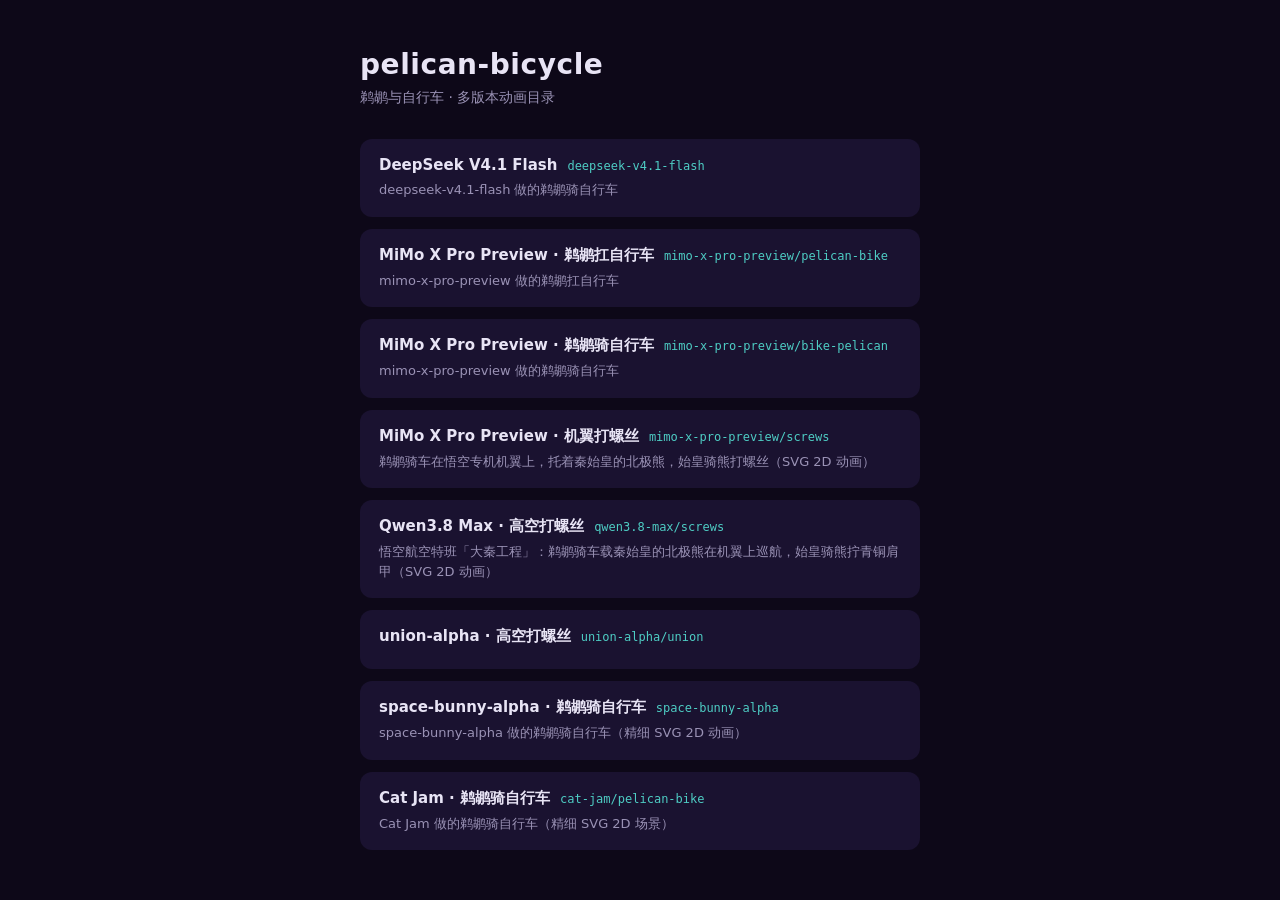
<file: index.html>
<!DOCTYPE html>
<html lang="zh-CN">
<head>
<meta charset="utf-8">
<meta name="viewport" content="width=device-width, initial-scale=1">
<title>pelican-bicycle · 目录</title>
<style>
  :root {
    --bg: #0d0818;
    --card: #1a1230;
    --ink: #e8e4f5;
    --muted: #9a92b5;
    --accent: #7c6cff;
    --accent-2: #4ecdc4;
  }
  * { box-sizing: border-box; }
  html, body {
    margin: 0;
    min-height: 100%;
    background: var(--bg);
    color: var(--ink);
    font-family: -apple-system, "PingFang SC", "Microsoft YaHei", system-ui, sans-serif;
  }
  body {
    display: grid;
    place-items: center;
    padding: 48px 24px;
  }
  main {
    width: min(560px, 100%);
  }
  h1 {
    margin: 0 0 8px;
    font-size: 28px;
    font-weight: 600;
    letter-spacing: 0.02em;
  }
  .sub {
    margin: 0 0 32px;
    color: var(--muted);
    font-size: 14px;
  }
  ul {
    list-style: none;
    margin: 0;
    padding: 0;
    display: flex;
    flex-direction: column;
    gap: 12px;
  }
  a.card {
    display: block;
    padding: 16px 18px;
    background: var(--card);
    border: 1px solid transparent;
    border-radius: 12px;
    text-decoration: none;
    color: inherit;
    transition: border-color 0.15s ease, transform 0.15s ease;
  }
  a.card:hover {
    border-color: var(--accent);
    transform: translateY(-1px);
  }
  .title {
    display: flex;
    align-items: baseline;
    gap: 10px;
    font-size: 15px;
    font-weight: 600;
  }
  .title .path {
    font-family: ui-monospace, SFMono-Regular, Menlo, monospace;
    font-size: 12px;
    color: var(--accent-2);
    font-weight: 400;
  }
  .desc {
    margin-top: 6px;
    font-size: 13px;
    color: var(--muted);
    line-height: 1.5;
  }
</style>
</head>
<body>
<main>
  <h1>pelican-bicycle</h1>
  <p class="sub">鹈鹕与自行车 · 多版本动画目录</p>
  <ul>
    <li>
      <a class="card" href="deepseek-v4.1-flash/">
        <div class="title">
          DeepSeek V4.1 Flash
          <span class="path">deepseek-v4.1-flash</span>
        </div>
        <div class="desc">deepseek-v4.1-flash 做的鹈鹕骑自行车</div>
      </a>
    </li>
    <li>
      <a class="card" href="mimo-x-pro-preview/pelican-bike/">
        <div class="title">
          MiMo X Pro Preview · 鹈鹕扛自行车
          <span class="path">mimo-x-pro-preview/pelican-bike</span>
        </div>
        <div class="desc">mimo-x-pro-preview 做的鹈鹕扛自行车</div>
      </a>
    </li>
    <li>
      <a class="card" href="mimo-x-pro-preview/bike-pelican/">
        <div class="title">
          MiMo X Pro Preview · 鹈鹕骑自行车
          <span class="path">mimo-x-pro-preview/bike-pelican</span>
        </div>
        <div class="desc">mimo-x-pro-preview 做的鹈鹕骑自行车</div>
      </a>
    </li>
    <li>
      <a class="card" href="mimo-x-pro-preview/screws/">
        <div class="title">
          MiMo X Pro Preview · 机翼打螺丝
          <span class="path">mimo-x-pro-preview/screws</span>
        </div>
        <div class="desc">鹈鹕骑车在悟空专机机翼上，托着秦始皇的北极熊，始皇骑熊打螺丝（SVG 2D 动画）</div>
      </a>
    </li>
    <li>
      <a class="card" href="qwen3.8-max/screws/">
        <div class="title">
          Qwen3.8 Max · 高空打螺丝
          <span class="path">qwen3.8-max/screws</span>
        </div>
        <div class="desc">悟空航空特班「大秦工程」：鹈鹕骑车载秦始皇的北极熊在机翼上巡航，始皇骑熊拧青铜肩甲（SVG 2D 动画）</div>
      </a>
    </li>
    <li>
      <a class="card" href="union-alpha/union/">
        <div class="title">
          union-alpha · 高空打螺丝
          <span class="path">union-alpha/union</span>
        </div>
        <div class="desc"></div>
      </a>
    </li>
    <li>
      <a class="card" href="space-bunny-alpha/">
        <div class="title">
          space-bunny-alpha · 鹈鹕骑自行车
          <span class="path">space-bunny-alpha</span>
        </div>
        <div class="desc">space-bunny-alpha 做的鹈鹕骑自行车（精细 SVG 2D 动画）</div>
      </a>
    </li>
    <li>
      <a class="card" href="cat-jam/pelican-bike/">
        <div class="title">
          Cat Jam · 鹈鹕骑自行车
          <span class="path">cat-jam/pelican-bike</span>
        </div>
        <div class="desc">Cat Jam 做的鹈鹕骑自行车（精细 SVG 2D 场景）</div>
      </a>
    </li>
  </ul>
</main>
</body>
</html>
</file>
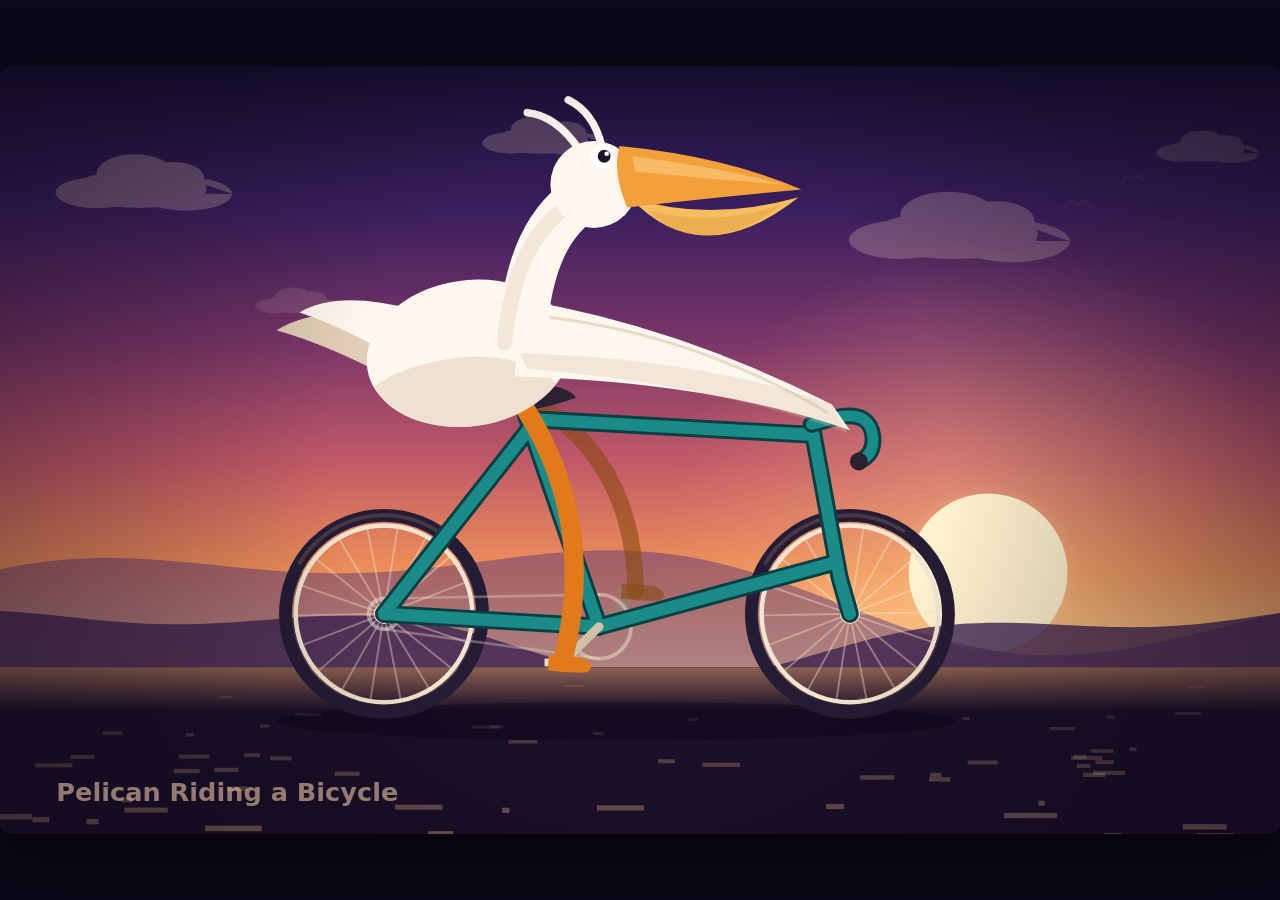
<file: deepseek-v4.1-flash/index.html>
<!DOCTYPE html>
<html lang="zh-CN">
<head>
<meta charset="utf-8">
<meta name="viewport" content="width=device-width, initial-scale=1">
<title>鹈鹕骑自行车 · Pelican Riding a Bicycle</title>
<style>
  html, body {
    margin: 0;
    height: 100%;
    background: #0d0818;
    overflow: hidden;
  }
  body {
    display: grid;
    place-items: center;
  }
  canvas {
    width: min(100vw, 166.6667vh);
    height: min(60vw, 100vh);
    display: block;
    border-radius: 12px;
    box-shadow: 0 24px 70px rgba(0, 0, 0, 0.6);
  }
</style>
</head>
<body>
<canvas id="c"></canvas>
<script>
(function () {
  'use strict';

  const canvas = document.getElementById('c');
  const ctx = canvas.getContext('2d');

  const DW = 1000, DH = 600;
  const TAU = Math.PI * 2;
  const HORIZON = 470;

  const C = {
    frame: '#1b8b87',
    frameDark: '#093f42',
    tire: '#241c34',
    rim: '#f2e6d0',
    pelican: '#fdf7ee',
    shade: '#e2ceb6',
    beak: '#f2a03c',
    pouch: '#f7bd5e',
    foot: '#e07a1a',
    footFar: '#8a4a12'
  };

  const BIKE = {
    rear: { x: 300, y: 428 },
    front: { x: 664, y: 428 },
    bb: { x: 468, y: 438 },
    wheelR: 82,
    crankR: 40,
    saddle: { x: 410, y: 262 },
    headTop: { x: 634, y: 280 },
    headBot: { x: 656, y: 400 }
  };

  const HIP_NEAR = { x: 400, y: 256 };
  const HIP_FAR = { x: 384, y: 250 };
  const THIGH = 119, SHIN = 121;

  const CLOUDS = [
    { x: 120, y: 96, s: 1.0, a: 0.28, spd: 9 },
    { x: 430, y: 58, s: 0.7, a: 0.2, spd: 6 },
    { x: 760, y: 132, s: 1.25, a: 0.24, spd: 12 },
    { x: 950, y: 66, s: 0.58, a: 0.16, spd: 7 },
    { x: 250, y: 186, s: 0.48, a: 0.13, spd: 16 }
  ];

  const BIRDS = [
    { x: 850, y: 108, s: 1.0, ph: 0.0, spd: 7 },
    { x: 894, y: 88, s: 0.78, ph: 0.7, spd: 7 },
    { x: 924, y: 122, s: 0.62, ph: 1.4, spd: 7 }
  ];

  const MARKS = [];
  for (let i = 0; i < 84; i++) {
    const d = Math.random();
    MARKS.push({
      x: Math.random() * 1400,
      d: d,
      len: 5 + Math.random() * (9 + d * 32),
      spd: 0.3 + d * 1.05,
      a: 0.09 + d * 0.3
    });
  }

  let scale = 1, ox = 0, oy = 0;

  function resize() {
    const dpr = Math.min(window.devicePixelRatio || 1, 2);
    const w = canvas.clientWidth || DW;
    const h = canvas.clientHeight || DH;
    canvas.width = Math.max(1, Math.round(w * dpr));
    canvas.height = Math.max(1, Math.round(h * dpr));
    scale = Math.min(canvas.width / DW, canvas.height / DH);
    ox = (canvas.width - DW * scale) / 2;
    oy = (canvas.height - DH * scale) / 2;
  }

  function seg(x1, y1, x2, y2) {
    ctx.beginPath();
    ctx.moveTo(x1, y1);
    ctx.lineTo(x2, y2);
    ctx.stroke();
  }

  function solveKnee(H, F, L1, L2) {
    const dx = F.x - H.x, dy = F.y - H.y;
    const raw = Math.hypot(dx, dy) || 0.0001;
    const ux = dx / raw, uy = dy / raw;
    const d = Math.max(Math.abs(L1 - L2) + 0.001, Math.min(L1 + L2 - 0.001, raw));
    const a = (L1 * L1 - L2 * L2 + d * d) / (2 * d);
    const h = Math.sqrt(Math.max(0, L1 * L1 - a * a));
    const mx = H.x + ux * a, my = H.y + uy * a;
    return { x: mx + uy * h, y: my - ux * h };
  }

  function drawSky() {
    const g = ctx.createLinearGradient(0, 0, 0, HORIZON);
    g.addColorStop(0.00, '#150e30');
    g.addColorStop(0.24, '#3a1f5e');
    g.addColorStop(0.46, '#7a3668');
    g.addColorStop(0.66, '#c25a68');
    g.addColorStop(0.84, '#ee9059');
    g.addColorStop(1.00, '#ffd08e');
    ctx.fillStyle = g;
    ctx.fillRect(0, 0, DW, HORIZON);
  }

  function drawSun() {
    const x = 772, y = 396;
    const glow = ctx.createRadialGradient(x, y, 8, x, y, 260);
    glow.addColorStop(0.00, 'rgba(255,238,196,0.8)');
    glow.addColorStop(0.25, 'rgba(255,208,142,0.32)');
    glow.addColorStop(1.00, 'rgba(255,180,120,0)');
    ctx.fillStyle = glow;
    ctx.beginPath();
    ctx.arc(x, y, 260, 0, TAU);
    ctx.fill();

    ctx.fillStyle = '#fff2cf';
    ctx.beginPath();
    ctx.arc(x, y, 62, 0, TAU);
    ctx.fill();
  }

  function drawClouds(t) {
    const span = DW + 400;
    for (let i = 0; i < CLOUDS.length; i++) {
      const c = CLOUDS[i];
      let x = c.x - t * c.spd;
      x = ((x + 200) % span + span) % span - 200;
      ctx.save();
      ctx.translate(x, c.y);
      ctx.scale(c.s, c.s);
      ctx.globalAlpha = c.a;
      ctx.fillStyle = '#ffd9c0';
      ctx.beginPath();
      ctx.ellipse(0, 0, 52, 15, 0, 0, TAU);
      ctx.ellipse(-34, 3, 32, 12, 0, 0, TAU);
      ctx.ellipse(36, 4, 36, 13, 0, 0, TAU);
      ctx.ellipse(-4, -12, 30, 15, 0, 0, TAU);
      ctx.ellipse(26, -9, 24, 12, 0, 0, TAU);
      ctx.fill();
      ctx.restore();
    }
  }

  function drawBirds(t) {
    ctx.save();
    ctx.strokeStyle = 'rgba(78,44,96,0.45)';
    ctx.lineWidth = 2.4;
    ctx.lineCap = 'round';
    const span = DW + 300;
    for (let i = 0; i < BIRDS.length; i++) {
      const b = BIRDS[i];
      let x = b.x - t * b.spd;
      x = ((x + 150) % span + span) % span - 150;
      const flap = Math.sin(t * 6 + b.ph) * 0.5;
      ctx.save();
      ctx.translate(x, b.y);
      ctx.scale(b.s, b.s);
      ctx.beginPath();
      ctx.moveTo(-11, 2 + flap * 3);
      ctx.quadraticCurveTo(-5, -5 - flap * 5, 0, 1);
      ctx.quadraticCurveTo(5, -5 - flap * 5, 11, 2 + flap * 3);
      ctx.stroke();
      ctx.restore();
    }
    ctx.restore();
  }

  function drawHills(t) {
    ctx.fillStyle = 'rgba(96,56,118,0.5)';
    ctx.beginPath();
    ctx.moveTo(-12, HORIZON);
    const o1 = t * 5;
    for (let x = -12; x <= DW + 12; x += 8) {
      const y = 412 - 34 * Math.sin((x + o1) * 0.0052) - 18 * Math.sin((x + o1) * 0.0121 + 1.3);
      ctx.lineTo(x, y);
    }
    ctx.lineTo(DW + 12, HORIZON);
    ctx.closePath();
    ctx.fill();

    ctx.fillStyle = 'rgba(58,32,80,0.78)';
    ctx.beginPath();
    ctx.moveTo(-12, HORIZON);
    const o2 = t * 12;
    for (let x = -12; x <= DW + 12; x += 8) {
      const y = 446 - 22 * Math.sin((x + o2) * 0.0074 + 0.6) - 12 * Math.sin((x + o2) * 0.016 + 2.4);
      ctx.lineTo(x, y);
    }
    ctx.lineTo(DW + 12, HORIZON);
    ctx.closePath();
    ctx.fill();
  }

  function drawGround(scroll) {
    ctx.fillStyle = '#1a1029';
    ctx.fillRect(0, HORIZON, DW, DH - HORIZON);

    const g = ctx.createLinearGradient(0, HORIZON, 0, HORIZON + 34);
    g.addColorStop(0, 'rgba(255,176,120,0.5)');
    g.addColorStop(1, 'rgba(255,176,120,0)');
    ctx.fillStyle = g;
    ctx.fillRect(0, HORIZON, DW, 34);

    for (let i = 0; i < MARKS.length; i++) {
      const m = MARKS[i];
      const y = HORIZON + 6 + m.d * 124;
      const x = ((m.x - scroll * m.spd) % 1400 + 1400) % 1400 - 200;
      ctx.globalAlpha = m.a;
      ctx.fillStyle = '#ffc194';
      ctx.fillRect(x, y, m.len, 1.5 + m.d * 3);
    }
    ctx.globalAlpha = 1;
  }

  function drawShadow() {
    ctx.fillStyle = 'rgba(8,4,18,0.4)';
    ctx.beginPath();
    ctx.ellipse(482, 512, 266, 15, 0, 0, TAU);
    ctx.fill();
  }

  function drawWheel(cx, cy, r, ang) {
    ctx.save();
    ctx.translate(cx, cy);

    ctx.strokeStyle = C.tire;
    ctx.lineWidth = 10;
    ctx.beginPath();
    ctx.arc(0, 0, r - 5, 0, TAU);
    ctx.stroke();

    ctx.strokeStyle = 'rgba(255,196,150,0.16)';
    ctx.lineWidth = 3;
    ctx.beginPath();
    ctx.arc(0, 0, r - 5, -2.6, -1.0);
    ctx.stroke();

    ctx.strokeStyle = C.rim;
    ctx.lineWidth = 3.5;
    ctx.beginPath();
    ctx.arc(0, 0, r - 13, 0, TAU);
    ctx.stroke();

    ctx.save();
    ctx.rotate(ang);
    ctx.strokeStyle = 'rgba(242,230,208,0.4)';
    ctx.lineWidth = 1.5;
    const n = 18;
    for (let i = 0; i < n; i++) {
      const a = (i / n) * TAU;
      ctx.beginPath();
      ctx.moveTo(Math.cos(a) * 9, Math.sin(a) * 9);
      ctx.lineTo(Math.cos(a) * (r - 15), Math.sin(a) * (r - 15));
      ctx.stroke();
    }
    ctx.restore();

    ctx.fillStyle = C.rim;
    ctx.beginPath();
    ctx.arc(0, 0, 8, 0, TAU);
    ctx.fill();
    ctx.fillStyle = '#7d7362';
    ctx.beginPath();
    ctx.arc(0, 0, 3.4, 0, TAU);
    ctx.fill();

    ctx.restore();
  }

  function drawFrame() {
    const rear = BIKE.rear, bb = BIKE.bb, headTop = BIKE.headTop, headBot = BIKE.headBot;

    ctx.lineCap = 'round';
    ctx.lineJoin = 'round';

    // 链条与齿盘
    ctx.strokeStyle = 'rgba(222,212,192,0.38)';
    ctx.lineWidth = 2;
    seg(bb.x, bb.y - 25, rear.x, rear.y - 12);
    seg(bb.x, bb.y + 25, rear.x, rear.y + 12);

    ctx.strokeStyle = 'rgba(236,226,206,0.5)';
    ctx.lineWidth = 3;
    ctx.beginPath();
    ctx.arc(bb.x, bb.y, 25, 0, TAU);
    ctx.stroke();
    ctx.beginPath();
    ctx.arc(rear.x, rear.y, 12, 0, TAU);
    ctx.stroke();

    // 车架管件
    const tubes = [
      [468, 438, 410, 270],
      [416, 276, 632, 288],
      [468, 438, 652, 388],
      [300, 428, 416, 280],
      [300, 428, 468, 438],
      [634, 280, 656, 400],
      [656, 400, 664, 428]
    ];

    ctx.strokeStyle = C.frameDark;
    ctx.lineWidth = 14;
    for (let i = 0; i < tubes.length; i++) {
      seg(tubes[i][0], tubes[i][1], tubes[i][2], tubes[i][3]);
    }

    ctx.strokeStyle = C.frame;
    ctx.lineWidth = 9.5;
    for (let i = 0; i < tubes.length; i++) {
      seg(tubes[i][0], tubes[i][1], tubes[i][2], tubes[i][3]);
    }

    // 车把
    ctx.strokeStyle = C.frameDark;
    ctx.lineWidth = 13;
    ctx.beginPath();
    ctx.moveTo(headTop.x, headTop.y);
    ctx.lineTo(656, 274);
    ctx.quadraticCurveTo(680, 270, 682, 290);
    ctx.quadraticCurveTo(683, 304, 671, 309);
    ctx.stroke();

    ctx.strokeStyle = C.frame;
    ctx.lineWidth = 8.5;
    ctx.beginPath();
    ctx.moveTo(headTop.x, headTop.y);
    ctx.lineTo(656, 274);
    ctx.quadraticCurveTo(680, 270, 682, 290);
    ctx.quadraticCurveTo(683, 304, 671, 309);
    ctx.stroke();

    ctx.fillStyle = '#2a2233';
    ctx.beginPath();
    ctx.arc(671, 309, 7, 0, TAU);
    ctx.fill();

    // 座垫
    ctx.fillStyle = '#2a2233';
    ctx.beginPath();
    ctx.moveTo(364, 264);
    ctx.quadraticCurveTo(374, 246, 418, 248);
    ctx.quadraticCurveTo(444, 250, 450, 259);
    ctx.quadraticCurveTo(420, 271, 372, 273);
    ctx.closePath();
    ctx.fill();

    ctx.fillStyle = 'rgba(255,222,192,0.2)';
    ctx.beginPath();
    ctx.moveTo(370, 260);
    ctx.quadraticCurveTo(380, 249, 414, 250);
    ctx.quadraticCurveTo(426, 251, 430, 255);
    ctx.quadraticCurveTo(406, 258, 374, 262);
    ctx.closePath();
    ctx.fill();
  }

  function drawCrank(bb, p, color) {
    ctx.strokeStyle = color;
    ctx.lineWidth = 7;
    ctx.lineCap = 'round';
    seg(bb.x, bb.y, p.x, p.y);
  }

  function drawPedal(p, color) {
    ctx.save();
    ctx.translate(p.x, p.y);
    ctx.fillStyle = color;
    ctx.fillRect(-14, -3, 28, 6);
    ctx.restore();
  }

  function drawLeg(hip, foot, color, width) {
    const knee = solveKnee(hip, foot, THIGH, SHIN);
    ctx.strokeStyle = color;
    ctx.lineWidth = width;
    ctx.lineCap = 'round';
    ctx.lineJoin = 'round';
    ctx.beginPath();
    ctx.moveTo(hip.x, hip.y);
    ctx.quadraticCurveTo(knee.x, knee.y, foot.x, foot.y);
    ctx.stroke();
  }

  function drawFoot(p, ang, color) {
    ctx.save();
    ctx.translate(p.x, p.y);
    ctx.rotate(ang);
    ctx.fillStyle = color;
    ctx.beginPath();
    ctx.moveTo(-11, -5);
    ctx.lineTo(14, -5);
    ctx.quadraticCurveTo(27, -1, 20, 6);
    ctx.quadraticCurveTo(6, 8, -11, 7);
    ctx.closePath();
    ctx.fill();
    ctx.restore();
  }

  function drawPelican(t, bob) {
    ctx.save();
    ctx.translate(0, bob);

    // 尾羽
    ctx.fillStyle = C.shade;
    ctx.beginPath();
    ctx.moveTo(322, 202);
    ctx.quadraticCurveTo(252, 188, 216, 210);
    ctx.quadraticCurveTo(258, 222, 306, 248);
    ctx.closePath();
    ctx.fill();

    ctx.fillStyle = C.pelican;
    ctx.beginPath();
    ctx.moveTo(324, 194);
    ctx.quadraticCurveTo(264, 178, 234, 196);
    ctx.quadraticCurveTo(270, 208, 310, 232);
    ctx.closePath();
    ctx.fill();

    // 身体
    ctx.save();
    ctx.translate(366, 228);
    ctx.rotate(-0.15);
    ctx.fillStyle = C.pelican;
    ctx.beginPath();
    ctx.ellipse(0, 0, 80, 57, 0, 0, TAU);
    ctx.fill();
    ctx.restore();

    // 腹部阴影
    ctx.save();
    ctx.beginPath();
    ctx.ellipse(366, 228, 80, 57, -0.15, 0, TAU);
    ctx.clip();
    ctx.fillStyle = 'rgba(214,190,166,0.4)';
    ctx.beginPath();
    ctx.ellipse(356, 278, 86, 46, -0.15, 0, TAU);
    ctx.fill();
    ctx.restore();

    // 脖子
    ctx.strokeStyle = C.pelican;
    ctx.lineWidth = 38;
    ctx.lineCap = 'round';
    ctx.lineJoin = 'round';
    ctx.beginPath();
    ctx.moveTo(408, 214);
    ctx.bezierCurveTo(412, 158, 428, 122, 460, 104);
    ctx.stroke();

    ctx.strokeStyle = 'rgba(214,190,166,0.28)';
    ctx.lineWidth = 12;
    ctx.beginPath();
    ctx.moveTo(394, 220);
    ctx.bezierCurveTo(400, 162, 418, 128, 448, 110);
    ctx.stroke();

    // 头
    ctx.fillStyle = C.pelican;
    ctx.beginPath();
    ctx.arc(464, 96, 34, 0, TAU);
    ctx.fill();

    // 冠羽
    ctx.strokeStyle = C.pelican;
    ctx.lineWidth = 6;
    ctx.lineCap = 'round';
    ctx.beginPath();
    ctx.moveTo(452, 68);
    ctx.quadraticCurveTo(434, 42, 412, 40);
    ctx.stroke();
    ctx.beginPath();
    ctx.moveTo(470, 66);
    ctx.quadraticCurveTo(464, 40, 444, 30);
    ctx.stroke();

    // 喉袋
    ctx.fillStyle = C.pouch;
    ctx.beginPath();
    ctx.moveTo(492, 106);
    ctx.quadraticCurveTo(548, 166, 624, 106);
    ctx.quadraticCurveTo(552, 126, 492, 106);
    ctx.closePath();
    ctx.fill();

    ctx.fillStyle = 'rgba(206,136,36,0.26)';
    ctx.beginPath();
    ctx.moveTo(506, 116);
    ctx.quadraticCurveTo(550, 158, 610, 112);
    ctx.quadraticCurveTo(554, 130, 506, 116);
    ctx.closePath();
    ctx.fill();

    // 上喙
    ctx.fillStyle = C.beak;
    ctx.beginPath();
    ctx.moveTo(484, 66);
    ctx.quadraticCurveTo(566, 74, 626, 100);
    ctx.quadraticCurveTo(560, 106, 490, 114);
    ctx.quadraticCurveTo(478, 86, 484, 66);
    ctx.closePath();
    ctx.fill();

    ctx.fillStyle = 'rgba(255,226,164,0.4)';
    ctx.beginPath();
    ctx.moveTo(494, 74);
    ctx.quadraticCurveTo(558, 82, 612, 96);
    ctx.quadraticCurveTo(554, 92, 496, 86);
    ctx.closePath();
    ctx.fill();

    // 眼睛（含眨眼）
    const cycle = 3.7;
    const bt = t % cycle;
    let blink = 1;
    if (bt > cycle - 0.14) {
      blink = Math.abs(Math.cos(((bt - (cycle - 0.14)) / 0.14) * Math.PI));
    }
    ctx.fillStyle = '#ffffff';
    ctx.beginPath();
    ctx.ellipse(470, 74, 9, 9 * blink, 0, 0, TAU);
    ctx.fill();
    ctx.fillStyle = '#1c1526';
    ctx.beginPath();
    ctx.ellipse(472, 74, 5, 5 * blink, 0, 0, TAU);
    ctx.fill();
    if (blink > 0.55) {
      ctx.fillStyle = '#ffffff';
      ctx.beginPath();
      ctx.arc(474, 72, 1.8, 0, TAU);
      ctx.fill();
    }

    // 翅膀
    ctx.fillStyle = C.pelican;
    ctx.beginPath();
    ctx.moveTo(406, 186);
    ctx.quadraticCurveTo(528, 206, 650, 268);
    ctx.lineTo(664, 288);
    ctx.quadraticCurveTo(556, 250, 402, 246);
    ctx.closePath();
    ctx.fill();

    ctx.fillStyle = 'rgba(214,190,166,0.3)';
    ctx.beginPath();
    ctx.moveTo(412, 240);
    ctx.quadraticCurveTo(556, 252, 662, 290);
    ctx.lineTo(650, 268);
    ctx.quadraticCurveTo(548, 232, 406, 228);
    ctx.closePath();
    ctx.fill();

    ctx.strokeStyle = 'rgba(214,190,166,0.5)';
    ctx.lineWidth = 2.2;
    ctx.beginPath();
    ctx.moveTo(430, 200);
    ctx.quadraticCurveTo(544, 214, 646, 274);
    ctx.stroke();

    ctx.restore();
  }

  function drawVignette() {
    const g = ctx.createRadialGradient(DW / 2, DH / 2, DH * 0.4, DW / 2, DH / 2, DH * 0.95);
    g.addColorStop(0, 'rgba(0,0,0,0)');
    g.addColorStop(1, 'rgba(10,5,20,0.42)');
    ctx.fillStyle = g;
    ctx.fillRect(0, 0, DW, DH);
  }

  function drawCaption() {
    ctx.fillStyle = 'rgba(255,214,180,0.55)';
    ctx.font = '600 20px ui-sans-serif, system-ui, -apple-system, "Helvetica Neue", Arial, sans-serif';
    ctx.textBaseline = 'alphabetic';
    ctx.fillText('Pelican Riding a Bicycle', 44, 574);
  }

  function draw(t) {
    const crankAng = t * 2.0;
    const wheelAng = t * 5.0;
    const scroll = t * 410;
    const bob = Math.sin(crankAng * 2) * 3.5;

    ctx.setTransform(1, 0, 0, 1, 0, 0);
    ctx.fillStyle = '#0d0818';
    ctx.fillRect(0, 0, canvas.width, canvas.height);
    ctx.setTransform(scale, 0, 0, scale, ox, oy);

    drawSky();
    drawSun();
    drawClouds(t);
    drawBirds(t);
    drawHills(t);
    drawGround(scroll);

    const bb = BIKE.bb;
    const cx = Math.cos(crankAng) * BIKE.crankR;
    const cy = Math.sin(crankAng) * BIKE.crankR;
    const pNear = { x: bb.x + cx, y: bb.y + cy };
    const pFar = { x: bb.x - cx, y: bb.y - cy };

    drawShadow();

    drawWheel(BIKE.rear.x, BIKE.rear.y, BIKE.wheelR, wheelAng);

    ctx.globalAlpha = 0.6;
    drawCrank(bb, pFar, '#8e8474');
    drawPedal(pFar, '#8e8474');
    drawLeg({ x: HIP_FAR.x, y: HIP_FAR.y + bob }, pFar, C.footFar, 13);
    drawFoot(pFar, Math.sin(crankAng) * 0.12, C.footFar);
    ctx.globalAlpha = 1;

    drawWheel(BIKE.front.x, BIKE.front.y, BIKE.wheelR, wheelAng);
    drawFrame();

    drawCrank(bb, pNear, '#cfc2a9');
    drawPedal(pNear, '#e9dcc6');
    drawLeg({ x: HIP_NEAR.x, y: HIP_NEAR.y + bob }, pNear, C.foot, 15);
    drawFoot(pNear, Math.sin(crankAng) * 0.12, C.foot);

    drawPelican(t, bob);

    drawVignette();
    drawCaption();
  }

  let last = 0;
  let elapsed = 0;

  function loop(now) {
    if (!last) last = now;
    const dt = Math.min(0.05, (now - last) / 1000);
    last = now;
    elapsed += dt;
    draw(elapsed);
    requestAnimationFrame(loop);
  }

  window.addEventListener('resize', resize);
  resize();
  requestAnimationFrame(loop);
})();
</script>
</body>
</html>
</file>
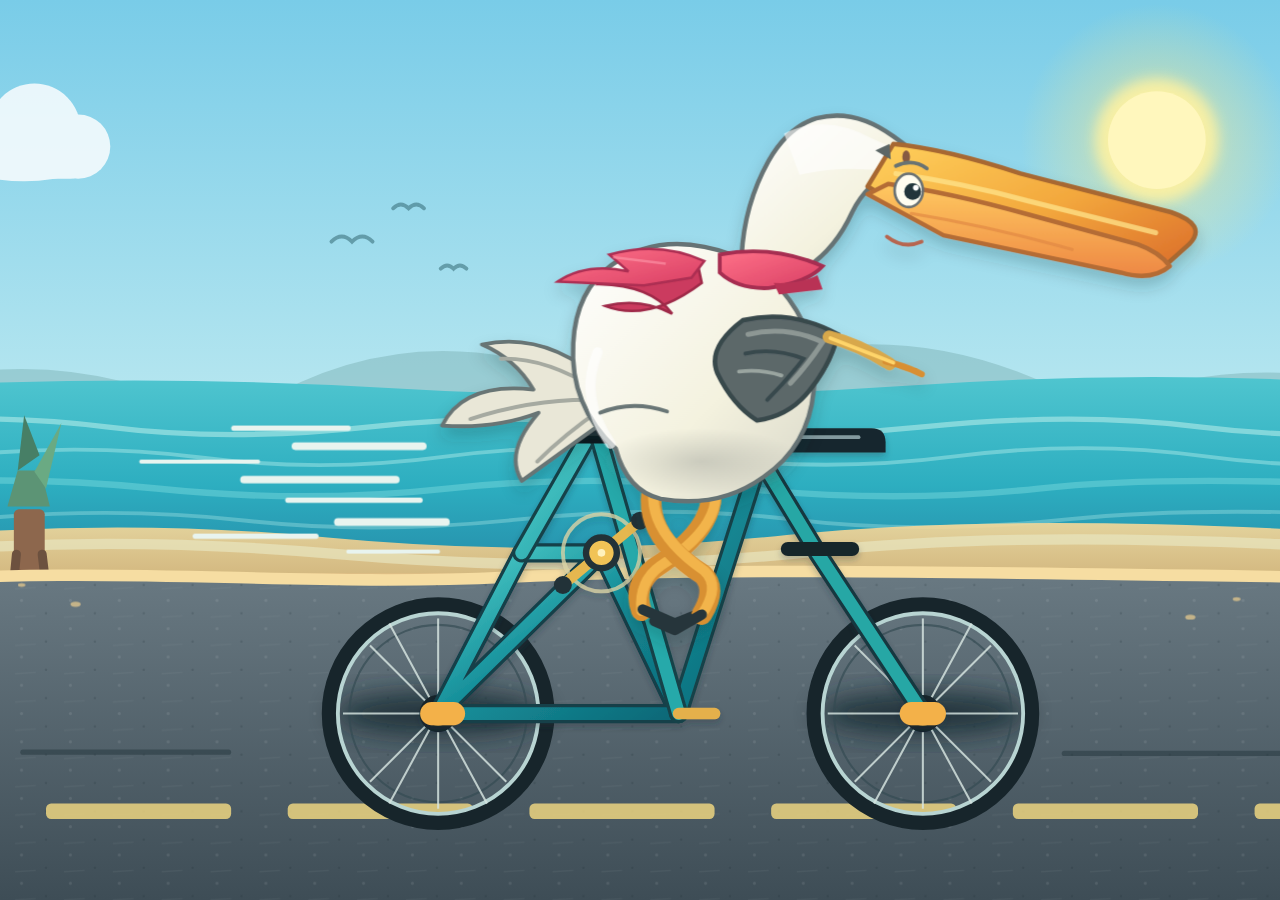
<file: space-bunny-alpha/index.html>
<!DOCTYPE html>
<html lang="zh-CN">
<head>
    <meta charset="UTF-8">
    <meta name="viewport" content="width=device-width, initial-scale=1.0">
    <title>鹈鹕的海岸骑行</title>
    <style>
        * {
            box-sizing: border-box;
        }

        html,
        body {
            width: 100%;
            height: 100%;
            margin: 0;
            overflow: hidden;
        }

        body {
            display: grid;
            place-items: center;
            background: #dff4f7;
            font-family: "Microsoft YaHei", "PingFang SC", sans-serif;
        }

        .frame {
            position: relative;
            width: 100vw;
            height: 100vh;
            overflow: hidden;
        }

        svg {
            display: block;
            width: 100%;
            height: 100%;
        }

        .cloud-slow {
            animation: cloud-drift 32s linear infinite;
        }

        .cloud-fast {
            animation: cloud-drift 20s linear infinite;
        }

        .hill-far {
            animation: hill-drift 28s ease-in-out infinite alternate;
        }

        .hill-near {
            animation: hill-drift 18s ease-in-out infinite alternate-reverse;
        }

        .rider {
            transform-origin: 615px 510px;
            animation: rider-bob 0.78s ease-in-out infinite alternate;
        }

        .tail {
            transform-origin: 541px 319px;
            animation: tail-flick 2.2s ease-in-out infinite alternate;
        }

        .wing {
            transform-origin: 655px 310px;
            animation: wing-steer 1.56s ease-in-out infinite alternate;
        }

        .scarf-tail-a {
            transform-origin: 650px 209px;
            animation: scarf-a 1.05s ease-in-out infinite alternate;
        }

        .scarf-tail-b {
            transform-origin: 650px 208px;
            animation: scarf-b 1.28s ease-in-out infinite alternate-reverse;
        }

        .wheel {
            transform-box: fill-box;
            transform-origin: center;
            animation: spin 0.78s linear infinite;
        }

        .crank {
            transform-origin: 570px 430px;
            animation: spin 0.78s linear infinite;
        }

        .leg-left {
            transform-origin: 626px 319px;
            animation: leg-left 0.78s ease-in-out infinite;
        }

        .leg-right {
            transform-origin: 626px 319px;
            animation: leg-right 0.78s ease-in-out infinite;
        }

        .eye-blink {
            transform-origin: 809px 148px;
            animation: blink 4.2s linear infinite;
        }

        .speed-line-a {
            animation: speed 1.4s linear infinite;
        }

        .speed-line-b {
            animation: speed 1.8s linear infinite 0.25s;
        }

        .speed-line-c {
            animation: speed 2.1s linear infinite 0.5s;
        }

        .bird {
            animation: bird-fly 12s linear infinite;
        }

        .wheel-shadow {
            transform-origin: center;
            animation: shadow-pulse 0.78s ease-in-out infinite alternate;
        }

        @keyframes cloud-drift {
            from {
                transform: translateX(-180px);
            }
            to {
                transform: translateX(1380px);
            }
        }

        @keyframes hill-drift {
            from {
                transform: translateX(-18px);
            }
            to {
                transform: translateX(18px);
            }
        }

        @keyframes spin {
            to {
                transform: rotate(360deg);
            }
        }

        @keyframes rider-bob {
            from {
                transform: translateY(0) rotate(-0.2deg);
            }
            to {
                transform: translateY(-3px) rotate(0.25deg);
            }
        }

        @keyframes tail-flick {
            from {
                transform: rotate(-2deg);
            }
            to {
                transform: rotate(4deg);
            }
        }

        @keyframes wing-steer {
            from {
                transform: rotate(-2deg);
            }
            to {
                transform: rotate(3deg);
            }
        }

        @keyframes scarf-a {
            from {
                transform: rotate(7deg) skewX(3deg);
            }
            to {
                transform: rotate(-8deg) skewX(-5deg);
            }
        }

        @keyframes scarf-b {
            from {
                transform: rotate(-4deg) skewX(-3deg);
            }
            to {
                transform: rotate(9deg) skewX(6deg);
            }
        }

        @keyframes leg-left {
            0%,
            100% {
                transform: rotate(18deg);
            }
            50% {
                transform: rotate(-22deg);
            }
        }

        @keyframes leg-right {
            0%,
            100% {
                transform: rotate(-22deg);
            }
            50% {
                transform: rotate(18deg);
            }
        }

        @keyframes blink {
            0%,
            43%,
            47%,
            100% {
                transform: scaleY(1);
            }
            45% {
                transform: scaleY(0.08);
            }
        }

        @keyframes speed {
            0% {
                opacity: 0;
                transform: translateX(70px);
            }
            25% {
                opacity: 0.55;
            }
            100% {
                opacity: 0;
                transform: translateX(-260px);
            }
        }

        @keyframes bird-fly {
            from {
                transform: translate(-160px, 0);
            }
            to {
                transform: translate(1350px, -18px);
            }
        }

        @keyframes shadow-pulse {
            from {
                transform: scaleX(1);
                opacity: 0.2;
            }
            to {
                transform: scaleX(0.88);
                opacity: 0.13;
            }
        }

        @media (prefers-reduced-motion: reduce) {
            * {
                animation-duration: 0.001ms !important;
                animation-iteration-count: 1 !important;
            }
        }
    </style>
</head>
<body>
    <main class="frame">
        <svg viewBox="0 0 1200 700" role="img" aria-labelledby="title description" preserveAspectRatio="xMidYMid slice">
            <title id="title">鹈鹕骑自行车的海岸风景</title>
            <desc id="description">一只围着粉色围巾的长喙鹈鹕，骑在蓝绿色自行车上沿海岸公路前进，车轮、双腿、围巾和背景云朵持续轻快运动。</desc>

            <defs>
                <linearGradient id="sky" x1="0" y1="0" x2="0" y2="1">
                    <stop offset="0" stop-color="#79cce8"/>
                    <stop offset="0.58" stop-color="#c8eef2"/>
                    <stop offset="1" stop-color="#fff0cf"/>
                </linearGradient>
                <linearGradient id="sea" x1="0" y1="0" x2="0" y2="1">
                    <stop offset="0" stop-color="#4fc5cf"/>
                    <stop offset="0.55" stop-color="#2daec0"/>
                    <stop offset="1" stop-color="#258ca9"/>
                </linearGradient>
                <linearGradient id="sand" x1="0" y1="0" x2="0" y2="1">
                    <stop offset="0" stop-color="#f7d99a"/>
                    <stop offset="1" stop-color="#dca965"/>
                </linearGradient>
                <linearGradient id="road" x1="0" y1="0" x2="0" y2="1">
                    <stop offset="0" stop-color="#697982"/>
                    <stop offset="1" stop-color="#3e4d56"/>
                </linearGradient>
                <linearGradient id="bodyWhite" x1="0" y1="0" x2="1" y2="1">
                    <stop offset="0" stop-color="#ffffff"/>
                    <stop offset="0.6" stop-color="#f4f2df"/>
                    <stop offset="1" stop-color="#d7d6c7"/>
                </linearGradient>
                <linearGradient id="beakGold" x1="0" y1="0" x2="1" y2="0.8">
                    <stop offset="0" stop-color="#ffd15c"/>
                    <stop offset="0.58" stop-color="#f3a83d"/>
                    <stop offset="1" stop-color="#df762d"/>
                </linearGradient>
                <linearGradient id="beakPouch" x1="0" y1="0" x2="0" y2="1">
                    <stop offset="0" stop-color="#ffc960"/>
                    <stop offset="1" stop-color="#ee8844"/>
                </linearGradient>
                <linearGradient id="framePaint" x1="0" y1="0" x2="1" y2="1">
                    <stop offset="0" stop-color="#53d4cf"/>
                    <stop offset="0.5" stop-color="#168f9a"/>
                    <stop offset="1" stop-color="#0c6877"/>
                </linearGradient>
                <linearGradient id="scarfPink" x1="0" y1="0" x2="1" y2="1">
                    <stop offset="0" stop-color="#ff7188"/>
                    <stop offset="1" stop-color="#d93f64"/>
                </linearGradient>
                <radialGradient id="sunGlow">
                    <stop offset="0" stop-color="#fff8b0" stop-opacity="0.9"/>
                    <stop offset="0.35" stop-color="#ffe984" stop-opacity="0.42"/>
                    <stop offset="1" stop-color="#ffe984" stop-opacity="0"/>
                </radialGradient>
                <radialGradient id="bodyShade">
                    <stop offset="0" stop-color="#7b807d" stop-opacity="0.3"/>
                    <stop offset="1" stop-color="#7b807d" stop-opacity="0"/>
                </radialGradient>
                <pattern id="roadTexture" width="38" height="22" patternUnits="userSpaceOnUse">
                    <circle cx="5" cy="5" r="1.2" fill="#fff" opacity="0.09"/>
                    <circle cx="24" cy="15" r="1" fill="#18252c" opacity="0.18"/>
                    <path d="M0 18L16 17" stroke="#a6b0b3" stroke-width="1" opacity="0.08"/>
                </pattern>
                <filter id="softShadow" x="-40%" y="-40%" width="180%" height="180%">
                    <feGaussianBlur stdDeviation="10"/>
                </filter>
                <filter id="bodyShadow" x="-30%" y="-30%" width="160%" height="170%">
                    <feDropShadow dx="0" dy="7" stdDeviation="6" flood-color="#17333a" flood-opacity="0.22"/>
                </filter>
                <filter id="smallShadow" x="-30%" y="-30%" width="160%" height="170%">
                    <feDropShadow dx="0" dy="3" stdDeviation="2.5" flood-color="#17333a" flood-opacity="0.28"/>
                </filter>
                <filter id="sunBlur" x="-50%" y="-50%" width="200%" height="200%">
                    <feGaussianBlur stdDeviation="5"/>
                </filter>
                <clipPath id="seaClip">
                    <rect x="0" y="292" width="1200" height="150"/>
                </clipPath>
            </defs>

            <rect width="1200" height="700" fill="url(#sky)"/>
            <circle cx="1002" cy="109" r="106" fill="url(#sunGlow)"/>
            <circle cx="1002" cy="109" r="48" fill="#fff2a1" opacity="0.88" filter="url(#sunBlur)"/>
            <circle cx="1002" cy="109" r="38" fill="#fff7bd"/>

            <g class="cloud-slow" opacity="0.82">
                <g transform="translate(30 94)">
                    <ellipse cx="91" cy="23" rx="58" ry="24" fill="#fff"/>
                    <circle cx="64" cy="13" r="29" fill="#fff"/>
                    <circle cx="99" cy="7" r="36" fill="#fff"/>
                    <circle cx="133" cy="20" r="25" fill="#fff"/>
                    <rect x="52" y="20" width="87" height="25" rx="12" fill="#fff"/>
                </g>
            </g>
            <g class="cloud-fast" opacity="0.66">
                <g transform="translate(-110 180) scale(0.68)">
                    <ellipse cx="120" cy="31" rx="78" ry="25" fill="#fff"/>
                    <circle cx="82" cy="18" r="34" fill="#fff"/>
                    <circle cx="126" cy="8" r="43" fill="#fff"/>
                    <circle cx="168" cy="28" r="30" fill="#fff"/>
                </g>
            </g>

            <g class="bird" fill="none" stroke="#346a75" stroke-width="3" stroke-linecap="round" opacity="0.55">
                <path d="M360 188q8-8 16 0q8-8 16 0"/>
                <path d="M408 162q6-6 12 0q6-6 12 0"/>
                <path d="M445 209q5-5 10 0q5-5 10 0"/>
            </g>

            <path class="hill-far" d="M-70 343Q105 239 282 328Q432 224 605 317Q782 218 954 318Q1090 256 1270 330L1270 430L-70 430Z" fill="#79aeb0" opacity="0.45"/>
            <path class="hill-near" d="M-80 361Q95 303 238 353Q406 275 574 351Q765 289 930 355Q1081 305 1280 358L1280 430L-80 430Z" fill="#4b8586" opacity="0.5"/>

            <path d="M0 302Q210 290 408 302T807 300T1200 301V446H0Z" fill="url(#sea)"/>
            <g clip-path="url(#seaClip)" fill="none" stroke-linecap="round">
                <path d="M-20 331Q90 320 185 332T390 332T600 332T820 332T1035 332T1240 332" stroke="#c7f6ef" stroke-width="4" opacity="0.5"/>
                <path d="M65 355Q166 344 260 356T450 355T645 355T845 355T1040 355T1230 355" stroke="#d9fff6" stroke-width="3" opacity="0.34"/>
                <path d="M-10 379Q108 368 224 380T450 380T680 380T910 380T1220 380" stroke="#7cdbdd" stroke-width="5" opacity="0.45"/>
                <path d="M91 403Q196 394 294 405T506 404T718 404T932 404T1230 404" stroke="#b3ece7" stroke-width="3" opacity="0.35"/>
            </g>

            <g opacity="0.9">
                <path d="M0 421Q180 401 357 418T716 416T1200 417V478H0Z" fill="url(#sand)"/>
                <path d="M0 433Q170 414 365 431T736 429T1200 429" fill="none" stroke="#fff1c6" stroke-width="8" opacity="0.65"/>
            </g>

            <g transform="translate(91 363)">
                <rect x="22" y="33" width="24" height="77" rx="4" fill="#8d674d"/>
                <path d="M17 31H50L43 3H25Z" fill="#5c9475"/>
                <path d="M25 3L30-40L42-9Z" fill="#477f66"/>
                <path d="M38 4L59-34L47 17Z" fill="#6aaa83"/>
                <path d="M24 68L20 110M44 68L49 110" stroke="#6c513f" stroke-width="7" stroke-linecap="round"/>
            </g>

            <path d="M0 455C180 439 330 458 495 450S846 446 1200 451V700H0Z" fill="url(#road)"/>
            <path d="M0 455C180 439 330 458 495 450S846 446 1200 451V700H0Z" fill="url(#roadTexture)"/>
            <path d="M0 454C184 438 330 457 496 449S847 445 1200 450" fill="none" stroke="#f6dda2" stroke-width="9"/>
            <g transform="translate(-50 0)">
                <rect x="0" y="625" width="144" height="12" rx="4" fill="#f7dd83" opacity="0.8"/>
                <rect x="188" y="625" width="144" height="12" rx="4" fill="#f7dd83" opacity="0.8"/>
                <rect x="376" y="625" width="144" height="12" rx="4" fill="#f7dd83" opacity="0.8"/>
                <rect x="564" y="625" width="144" height="12" rx="4" fill="#f7dd83" opacity="0.8"/>
                <rect x="752" y="625" width="144" height="12" rx="4" fill="#f7dd83" opacity="0.8"/>
                <rect x="940" y="625" width="144" height="12" rx="4" fill="#f7dd83" opacity="0.8"/>
                <rect x="1128" y="625" width="144" height="12" rx="4" fill="#f7dd83" opacity="0.8"/>
            </g>
            <g class="road-motion" opacity="0.5">
                <path d="M-100 584H80" stroke="#24363d" stroke-width="4" stroke-linecap="round"/>
                <path d="M120 585H280" stroke="#24363d" stroke-width="4" stroke-linecap="round"/>
                <path d="M930 586H1110" stroke="#24363d" stroke-width="4" stroke-linecap="round"/>
            </g>

            <g filter="url(#softShadow)" opacity="0.8">
                <ellipse class="wheel-shadow" cx="443" cy="555" rx="82" ry="17" fill="#142a31"/>
                <ellipse class="wheel-shadow" cx="820" cy="555" rx="82" ry="17" fill="#142a31"/>
            </g>

            <g class="rider">
                <g id="rear-wheel">
                    <circle cx="443" cy="555" r="84" fill="none" stroke="#17252b" stroke-width="13"/>
                    <circle cx="443" cy="555" r="78" fill="none" stroke="#b8d4d2" stroke-width="3"/>
                    <circle cx="443" cy="555" r="69" fill="none" stroke="#344a52" stroke-width="1.6" opacity="0.65"/>
                    <g class="wheel" stroke="#d8e6e2" stroke-width="1.6" opacity="0.82">
                        <path d="M443 481V629"/>
                        <path d="M369 555H517"/>
                        <path d="M390 502L496 608"/>
                        <path d="M496 502L390 608"/>
                        <path d="M405 485L481 625"/>
                        <path d="M481 485L405 625"/>
                    </g>
                    <circle cx="443" cy="555" r="12" fill="#d5a94a" stroke="#17252b" stroke-width="5"/>
                    <circle cx="443" cy="555" r="3" fill="#fff2ba"/>
                </g>

                <g id="front-wheel">
                    <circle cx="820" cy="555" r="84" fill="none" stroke="#17252b" stroke-width="13"/>
                    <circle cx="820" cy="555" r="78" fill="none" stroke="#b8d4d2" stroke-width="3"/>
                    <circle cx="820" cy="555" r="69" fill="none" stroke="#344a52" stroke-width="1.6" opacity="0.65"/>
                    <g class="wheel" stroke="#d8e6e2" stroke-width="1.6" opacity="0.82">
                        <path d="M820 481V629"/>
                        <path d="M746 555H894"/>
                        <path d="M767 502L873 608"/>
                        <path d="M873 502L767 608"/>
                        <path d="M782 485L858 625"/>
                        <path d="M858 485L782 625"/>
                    </g>
                    <circle cx="820" cy="555" r="12" fill="#d5a94a" stroke="#17252b" stroke-width="5"/>
                    <circle cx="820" cy="555" r="3" fill="#fff2ba"/>
                </g>

                <g id="bicycle-frame" filter="url(#smallShadow)">
                    <path d="M443 555L570 430L630 555H443L508 430L570 430" fill="none" stroke="#123f49" stroke-width="15" stroke-linecap="round" stroke-linejoin="round"/>
                    <path d="M443 555L570 430L630 555H443L508 430H570" fill="none" stroke="url(#framePaint)" stroke-width="10" stroke-linecap="round" stroke-linejoin="round"/>
                    <path d="M508 430L565 330L694 354L630 555" fill="none" stroke="#17434a" stroke-width="15" stroke-linecap="round" stroke-linejoin="round"/>
                    <path d="M508 430L565 330L694 354L630 555" fill="none" stroke="url(#framePaint)" stroke-width="10" stroke-linecap="round" stroke-linejoin="round"/>
                    <path d="M565 330L630 555" fill="none" stroke="#15434a" stroke-width="15" stroke-linecap="round"/>
                    <path d="M565 330L630 555" fill="none" stroke="#26a9aa" stroke-width="10" stroke-linecap="round"/>
                    <path d="M692 354L738 430L820 555" fill="none" stroke="#17383f" stroke-width="15" stroke-linecap="round" stroke-linejoin="round"/>
                    <path d="M692 354L738 430L820 555" fill="none" stroke="#25a7a5" stroke-width="10" stroke-linecap="round" stroke-linejoin="round"/>
                    <path d="M548 313Q565 290 582 313L602 342H526Z" fill="#272f35" stroke="#10191d" stroke-width="6"/>
                    <path d="M555 313H575L589 329H543Z" fill="#73838a"/>
                    <path d="M715 427H765" stroke="#18262b" stroke-width="11" stroke-linecap="round"/>
                    <path d="M696 333H780Q791 333 791 344V352H686V344Q686 333 696 333Z" fill="#17282e"/>
                    <path d="M706 340H770" stroke="#83999f" stroke-width="3" stroke-linecap="round"/>
                    <path d="M438 555H455" stroke="#f3b14a" stroke-width="18" stroke-linecap="round"/>
                    <path d="M811 555H829" stroke="#f3b14a" stroke-width="18" stroke-linecap="round"/>
                    <path d="M565 330L557 300" stroke="#18272c" stroke-width="9" stroke-linecap="round"/>
                    <circle cx="570" cy="430" r="30" fill="none" stroke="#d8d1a4" stroke-width="3" opacity="0.8"/>
                    <g class="crank">
                        <path d="M570 430L540 455M570 430L600 405" stroke="#e5b74f" stroke-width="8" stroke-linecap="round"/>
                        <circle cx="540" cy="455" r="7" fill="#243238"/>
                        <circle cx="600" cy="405" r="7" fill="#243238"/>
                    </g>
                    <circle cx="570" cy="430" r="12" fill="#f1c356" stroke="#243238" stroke-width="5"/>
                    <circle cx="570" cy="430" r="3" fill="#fff2bd"/>
                    <path d="M630 555H658" stroke="#e4b04b" stroke-width="9" stroke-linecap="round"/>
                </g>

                <g id="pelican" filter="url(#bodyShadow)">
                    <g class="tail">
                        <path d="M572 298Q527 257 477 268Q503 279 517 303Q463 297 446 331Q487 334 521 321Q494 352 508 374Q544 348 576 325Z" fill="#e9e7d7" stroke="#687474" stroke-width="3" stroke-linejoin="round"/>
                        <path d="M566 303Q527 278 492 279M565 311Q517 310 468 326M570 318Q541 338 520 359" fill="none" stroke="#a6aaa1" stroke-width="3" stroke-linecap="round"/>
                    </g>

                    <g class="leg-right">
                        <path d="M647 359Q675 401 611 442Q594 455 601 475" fill="none" stroke="#d89032" stroke-width="16" stroke-linecap="round" stroke-linejoin="round"/>
                        <path d="M650 361Q678 400 616 440Q599 452 601 475" fill="none" stroke="#f2b44b" stroke-width="8" stroke-linecap="round"/>
                        <path d="M602 474L627 485L642 479" fill="none" stroke="#26363b" stroke-width="8" stroke-linecap="round" stroke-linejoin="round"/>
                    </g>
                    <g class="leg-left">
                        <path d="M618 360Q589 408 649 447Q660 458 648 478" fill="none" stroke="#d89032" stroke-width="16" stroke-linecap="round" stroke-linejoin="round"/>
                        <path d="M617 361Q594 405 650 444Q663 456 648 478" fill="none" stroke="#f2b44b" stroke-width="8" stroke-linecap="round"/>
                        <path d="M648 478L627 490L611 483" fill="none" stroke="#26363b" stroke-width="8" stroke-linecap="round" stroke-linejoin="round"/>
                    </g>

                    <path d="M581 349Q545 315 548 267Q550 226 578 206Q609 184 650 192Q692 200 716 233Q740 266 735 304Q731 347 696 371Q661 396 616 388Q590 382 581 349Z" fill="url(#bodyWhite)" stroke="#667374" stroke-width="3.5"/>
                    <ellipse cx="648" cy="359" rx="78" ry="26" fill="url(#bodyShade)"/>
                    <path d="M577 345Q552 309 567 274" fill="none" stroke="#fff" stroke-width="8" stroke-linecap="round" opacity="0.65"/>

                    <path d="M679 199Q681 159 700 125Q715 99 737 92Q767 84 797 106L819 122L797 133Q776 143 765 165Q749 200 719 214Z" fill="url(#bodyWhite)" stroke="#667374" stroke-width="3.5" stroke-linejoin="round"/>
                    <path d="M712 104Q744 88 779 107L815 123L795 134Q760 128 724 136Z" fill="#fff" opacity="0.6"/>

                    <path d="M797 112Q838 116 896 135L1013 165Q1042 175 1027 190L1008 207Q997 216 974 210L836 181L777 145Z" fill="url(#beakGold)" stroke="#a76730" stroke-width="3.5" stroke-linejoin="round"/>
                    <path d="M793 143Q842 150 899 166L987 190Q1004 196 1012 207Q998 219 974 212L836 183L777 151Z" fill="url(#beakPouch)" stroke="#b46c36" stroke-width="3.5" stroke-linejoin="round"/>
                    <path d="M799 135Q850 142 901 156L1001 181" fill="none" stroke="#ffe58b" stroke-width="4" stroke-linecap="round" opacity="0.75"/>
                    <path d="M811 166Q872 176 936 194" fill="none" stroke="#e08743" stroke-width="2.5" stroke-linecap="round" opacity="0.65"/>
                    <ellipse cx="807" cy="122" rx="3" ry="5" fill="#875a42"/>
                    <path d="M783 117L794 112L795 124Z" fill="#5b6666"/>

                    <g class="eye-blink">
                        <ellipse cx="809" cy="148" rx="11" ry="13" fill="#fffdf0" stroke="#697173" stroke-width="2"/>
                        <circle cx="812" cy="149" r="6.5" fill="#20363b"/>
                        <circle cx="814.5" cy="146" r="2.2" fill="#fff"/>
                    </g>
                    <path d="M799 129Q812 123 823 131" fill="none" stroke="#687373" stroke-width="3" stroke-linecap="round"/>
                    <path d="M792 184Q805 194 819 188" fill="none" stroke="#b7654f" stroke-width="3" stroke-linecap="round"/>

                    <g class="scarf-tail-b">
                        <path d="M645 206Q604 198 568 221Q609 222 625 244Q600 231 573 238Q607 251 648 220Z" fill="#cb3b5e" stroke="#9f2949" stroke-width="2"/>
                    </g>
                    <g class="scarf-tail-a">
                        <path d="M650 203Q615 187 576 198L591 211Q558 204 536 219L603 222L640 216Z" fill="url(#scarfPink)" stroke="#ad2f53" stroke-width="2"/>
                        <path d="M579 200L620 205" stroke="#ff9bad" stroke-width="2" opacity="0.6"/>
                    </g>
                    <path d="M662 198Q703 190 742 207Q730 220 700 224Q676 225 662 212Z" fill="url(#scarfPink)" stroke="#a62d51" stroke-width="3"/>
                    <path d="M704 220Q725 221 738 214L742 225L708 229Z" fill="#b93255"/>

                    <g class="wing">
                        <path d="M680 249Q717 240 754 260Q748 285 729 307Q714 324 691 327Q672 315 660 290Q652 270 680 249Z" fill="#5b6769" stroke="#39484c" stroke-width="3.5"/>
                        <path d="M684 260Q714 253 742 266Q731 283 717 298" fill="none" stroke="#8d9794" stroke-width="4" stroke-linecap="round"/>
                        <path d="M682 275Q704 270 727 279Q714 296 699 311" fill="none" stroke="#38494d" stroke-width="3" stroke-linecap="round"/>
                        <path d="M677 289Q694 287 710 292" fill="none" stroke="#9aa5a0" stroke-width="3" stroke-linecap="round"/>
                        <path d="M747 262Q771 268 794 283" fill="none" stroke="#d8a84c" stroke-width="10" stroke-linecap="round"/>
                        <path d="M791 281Q807 285 819 291" fill="none" stroke="#d88f33" stroke-width="5" stroke-linecap="round"/>
                        <path d="M748 263L797 282" fill="none" stroke="#ffd56a" stroke-width="3" stroke-linecap="round"/>
                    </g>

                    <path d="M569 321Q594 311 621 320" fill="none" stroke="#697676" stroke-width="3" stroke-linecap="round"/>
                </g>

                <g class="speed-line-a" fill="none" stroke="#e8f4ef" stroke-width="6" stroke-linecap="round">
                    <path d="M332 347H431"/>
                    <path d="M292 373H410"/>
                    <path d="M365 406H449"/>
                </g>
                <g class="speed-line-b" fill="none" stroke="#e8f4ef" stroke-width="4" stroke-linecap="round">
                    <path d="M284 333H373"/>
                    <path d="M326 389H429"/>
                    <path d="M254 417H348"/>
                </g>
                <g class="speed-line-c" fill="none" stroke="#e8f4ef" stroke-width="3" stroke-linecap="round">
                    <path d="M212 359H303"/>
                    <path d="M373 429H443"/>
                </g>
            </g>

            <g opacity="0.8" fill="#dcc38c">
                <ellipse cx="1028" cy="480" rx="4" ry="2"/>
                <ellipse cx="1064" cy="466" rx="3" ry="1.5"/>
                <ellipse cx="1103" cy="487" rx="5" ry="2"/>
                <ellipse cx="161" cy="470" rx="4" ry="2"/>
                <ellipse cx="119" cy="455" rx="3" ry="1.5"/>
            </g>
        </svg>
    </main>
</body>
</html>
</file>
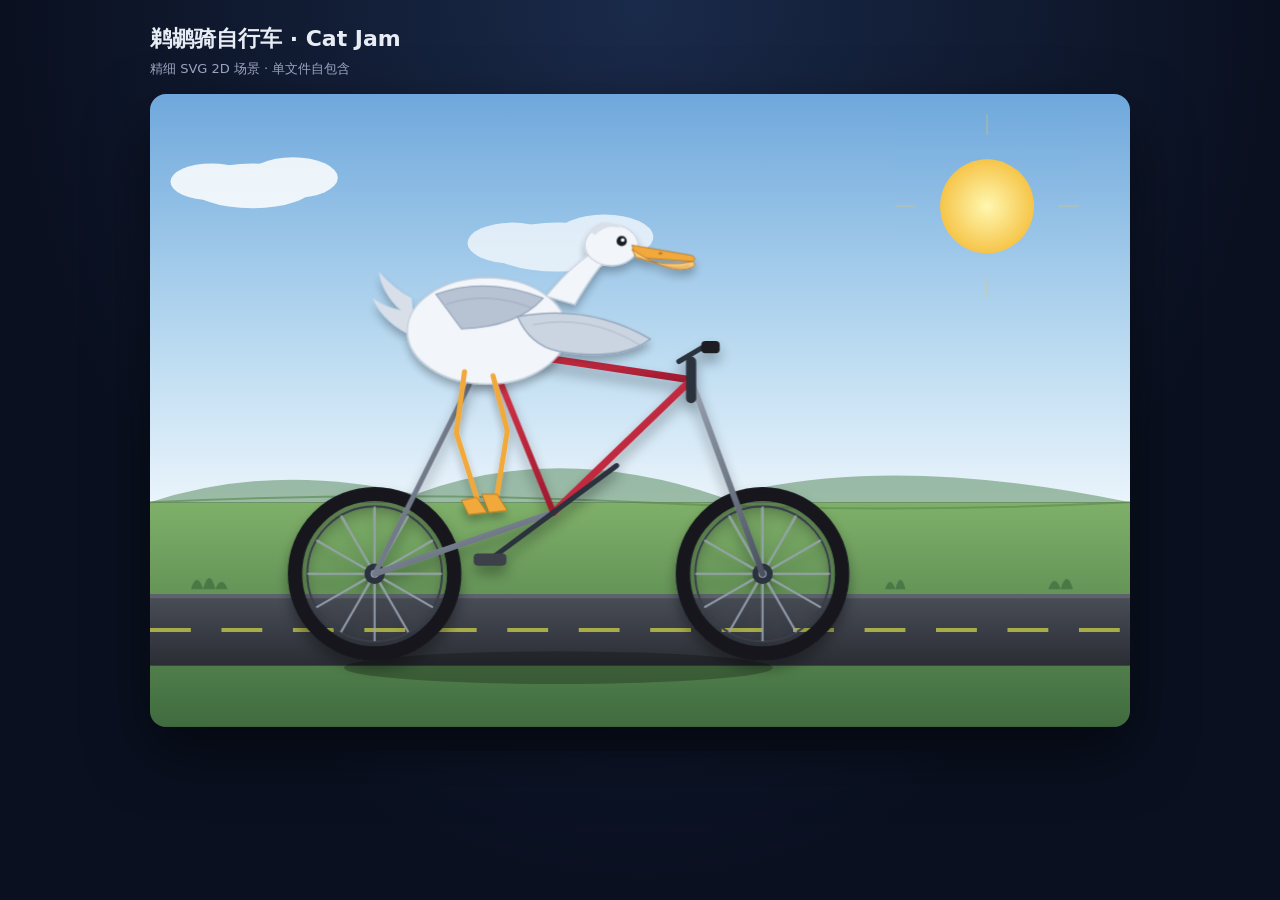
<file: cat-jam/pelican-bike/index.html>
<!DOCTYPE html>
<html lang="zh-CN">
<head>
<meta charset="utf-8">
<meta name="viewport" content="width=device-width, initial-scale=1">
<title>cat-jam · 鹈鹕骑自行车</title>
<style>
  :root {
    --bg: #101828;
    --card: #1a2338;
    --ink: #e8ecf5;
  }
  * { box-sizing: border-box; }
  html, body {
    margin: 0;
    min-height: 100%;
    background: radial-gradient(ellipse at 50% 0%, #1a2a4a 0%, #0a1020 70%);
    color: var(--ink);
    font-family: -apple-system, "PingFang SC", "Microsoft YaHei", system-ui, sans-serif;
  }
  body {
    display: grid;
    place-items: center;
    padding: 24px;
  }
  main { width: min(980px, 100%); }
  h1 { margin: 0 0 6px; font-size: 22px; font-weight: 600; }
  .sub { margin: 0 0 16px; color: #9aa4bf; font-size: 13px; }
  svg {
    width: 100%;
    height: auto;
    display: block;
    border-radius: 16px;
    box-shadow: 0 24px 60px rgba(0,0,0,0.5), 0 0 0 1px rgba(255,255,255,0.06) inset;
  }
  .spin { animation: spin 1.4s linear infinite; transform-origin: 0 0; }
  .spin-slow { animation: spin 2.2s linear infinite; transform-origin: 0 0; }
  .pedal-spin { animation: spin 1.4s linear infinite; transform-origin: 0 0; }
  .bob { animation: bob 2.8s ease-in-out infinite; }
  .drift { animation: drift 18s linear infinite; }
  .drift2 { animation: drift 26s linear infinite; }
  .beak { animation: beak 3.6s ease-in-out infinite; transform-origin: 458px 152px; }
  @keyframes spin { to { transform: rotate(360deg); } }
  @keyframes bob { 0%,100% { transform: translateY(0); } 50% { transform: translateY(-4px); } }
  @keyframes drift { from { transform: translateX(-200px); } to { transform: translateX(1100px); } }
  @keyframes beak { 0%,100% { transform: rotate(0deg); } 50% { transform: rotate(3deg); } }
</style>
</head>
<body>
<main>
  <h1>鹈鹕骑自行车 · Cat Jam</h1>
  <p class="sub">精细 SVG 2D 场景 · 单文件自包含</p>
  <svg viewBox="0 0 960 620" xmlns="http://www.w3.org/2000/svg" role="img" aria-label="鹈鹕骑自行车">
    <defs>
      <linearGradient id="sky" x1="0" y1="0" x2="0" y2="1">
        <stop offset="0%" stop-color="#6fa8dc"/>
        <stop offset="60%" stop-color="#b8d9f0"/>
        <stop offset="100%" stop-color="#eaf4fb"/>
      </linearGradient>
      <linearGradient id="ground" x1="0" y1="0" x2="0" y2="1">
        <stop offset="0%" stop-color="#7fb069"/>
        <stop offset="100%" stop-color="#3f6b3f"/>
      </linearGradient>
      <linearGradient id="road" x1="0" y1="0" x2="0" y2="1">
        <stop offset="0%" stop-color="#4a4e57"/>
        <stop offset="100%" stop-color="#2a2d34"/>
      </linearGradient>
      <linearGradient id="frame" x1="0" y1="0" x2="1" y2="1">
        <stop offset="0%" stop-color="#e63950"/>
        <stop offset="100%" stop-color="#9b1a2e"/>
      </linearGradient>
      <linearGradient id="metal" x1="0" y1="0" x2="1" y2="1">
        <stop offset="0%" stop-color="#9aa3b2"/>
        <stop offset="100%" stop-color="#4b5260"/>
      </linearGradient>
      <radialGradient id="sun" cx="0.5" cy="0.5" r="0.5">
        <stop offset="0%" stop-color="#fff7b0"/>
        <stop offset="100%" stop-color="#f6c54a"/>
      </radialGradient>
      <filter id="shadow" x="-20%" y="-20%" width="140%" height="140%">
        <feGaussianBlur in="SourceAlpha" stdDeviation="6"/>
        <feOffset dx="0" dy="8"/>
        <feComponentTransfer><feFuncA type="linear" slope="0.35"/></feComponentTransfer>
        <feMerge><feMergeNode/><feMergeNode in="SourceGraphic"/></feMerge>
      </filter>
      <filter id="softShadow" x="-30%" y="-30%" width="160%" height="160%">
        <feGaussianBlur in="SourceAlpha" stdDeviation="4"/>
        <feOffset dx="0" dy="6"/>
        <feComponentTransfer><feFuncA type="linear" slope="0.28"/></feComponentTransfer>
        <feMerge><feMergeNode/><feMergeNode in="SourceGraphic"/></feMerge>
      </filter>
    </defs>

    <!-- Sky -->
    <rect x="0" y="0" width="960" height="400" fill="url(#sky)"/>
    <!-- Sun -->
    <circle cx="820" cy="110" r="46" fill="url(#sun)"/>
    <g opacity="0.25" stroke="#f6c54a" stroke-width="2">
      <line x1="820" y1="40" x2="820" y2="20"/>
      <line x1="820" y1="180" x2="820" y2="200"/>
      <line x1="750" y1="110" x2="730" y2="110"/>
      <line x1="890" y1="110" x2="910" y2="110"/>
    </g>
    <!-- Clouds -->
    <g class="drift" opacity="0.85">
      <ellipse cx="100" cy="90" rx="60" ry="22" fill="#ffffff"/>
      <ellipse cx="140" cy="82" rx="44" ry="20" fill="#ffffff"/>
      <ellipse cx="60" cy="86" rx="40" ry="18" fill="#ffffff"/>
    </g>
    <g class="drift2" opacity="0.7">
      <ellipse cx="400" cy="150" rx="70" ry="24" fill="#ffffff"/>
      <ellipse cx="445" cy="140" rx="48" ry="22" fill="#ffffff"/>
      <ellipse cx="355" cy="146" rx="44" ry="20" fill="#ffffff"/>
    </g>

    <!-- Ground -->
    <rect x="0" y="400" width="960" height="220" fill="url(#ground)"/>
    <path d="M0 400 Q240 388 480 400 T960 400" fill="none" stroke="#5a8a4a" stroke-width="2" opacity="0.6"/>
    <!-- Distant hills -->
    <path d="M0 400 Q120 360 260 392 Q400 340 560 395 Q720 350 960 400 L960 400 L0 400 Z" fill="#4f8454" opacity="0.5"/>
    <!-- Road -->
    <rect x="0" y="490" width="960" height="70" fill="url(#road)"/>
    <rect x="0" y="490" width="960" height="4" fill="#6b717d" opacity="0.6"/>
    <g stroke="#d8dc4a" stroke-width="4" stroke-dasharray="40 30" opacity="0.7">
      <line x1="0" y1="525" x2="960" y2="525"/>
    </g>
    <!-- Ground shadow of bike -->
    <ellipse cx="400" cy="562" rx="210" ry="16" fill="#000" opacity="0.25"/>

    <!-- BIKE GROUP -->
    <g filter="url(#shadow)">
      <!-- Rear wheel -->
      <g transform="translate(220,470)">
        <circle cx="0" cy="0" r="78" fill="none" stroke="#15181f" stroke-width="14"/>
        <circle cx="0" cy="0" r="66" fill="none" stroke="#3a3f4a" stroke-width="2"/>
        <g class="spin">
          <g stroke="#9aa3b2" stroke-width="2" opacity="0.9">
            <line x1="0" y1="0" x2="0" y2="66"/>
            <line x1="0" y1="0" x2="0" y2="66" transform="rotate(30)"/>
            <line x1="0" y1="0" x2="0" y2="66" transform="rotate(60)"/>
            <line x1="0" y1="0" x2="0" y2="66" transform="rotate(90)"/>
            <line x1="0" y1="0" x2="0" y2="66" transform="rotate(120)"/>
            <line x1="0" y1="0" x2="0" y2="66" transform="rotate(150)"/>
            <line x1="0" y1="0" x2="0" y2="66" transform="rotate(180)"/>
            <line x1="0" y1="0" x2="0" y2="66" transform="rotate(210)"/>
            <line x1="0" y1="0" x2="0" y2="66" transform="rotate(240)"/>
            <line x1="0" y1="0" x2="0" y2="66" transform="rotate(270)"/>
            <line x1="0" y1="0" x2="0" y2="66" transform="rotate(300)"/>
            <line x1="0" y1="0" x2="0" y2="66" transform="rotate(330)"/>
          </g>
        </g>
        <circle cx="0" cy="0" r="10" fill="#2b303d"/>
        <circle cx="0" cy="0" r="4" fill="#9aa3b2"/>
      </g>

      <!-- Front wheel -->
      <g transform="translate(600,470)">
        <circle cx="0" cy="0" r="78" fill="none" stroke="#15181f" stroke-width="14"/>
        <circle cx="0" cy="0" r="66" fill="none" stroke="#3a3f4a" stroke-width="2"/>
        <g class="spin">
          <g stroke="#9aa3b2" stroke-width="2" opacity="0.9">
            <line x1="0" y1="0" x2="0" y2="66" transform="rotate(0)"/>
            <line x1="0" y1="0" x2="0" y2="66" transform="rotate(30)"/>
            <line x1="0" y1="0" x2="0" y2="66" transform="rotate(60)"/>
            <line x1="0" y1="0" x2="0" y2="66" transform="rotate(90)"/>
            <line x1="0" y1="0" x2="0" y2="66" transform="rotate(120)"/>
            <line x1="0" y1="0" x2="0" y2="66" transform="rotate(150)"/>
            <line x1="0" y1="0" x2="0" y2="66" transform="rotate(180)"/>
            <line x1="0" y1="0" x2="0" y2="66" transform="rotate(210)"/>
            <line x1="0" y1="0" x2="0" y2="66" transform="rotate(240)"/>
            <line x1="0" y1="0" x2="0" y2="66" transform="rotate(270)"/>
            <line x1="0" y1="0" x2="0" y2="66" transform="rotate(300)"/>
            <line x1="0" y1="0" x2="0" y2="66" transform="rotate(330)"/>
          </g>
        </g>
        <circle cx="0" cy="0" r="10" fill="#2b303d"/>
        <circle cx="0" cy="0" r="4" fill="#9aa3b2"/>
      </g>

      <!-- Frame -->
      <!-- chainstay rear->bb -->
      <line x1="220" y1="470" x2="395" y2="410" stroke="url(#metal)" stroke-width="6" stroke-linecap="round"/>
      <!-- seatstay rear->seat -->
      <line x1="220" y1="470" x2="330" y2="250" stroke="url(#metal)" stroke-width="5" stroke-linecap="round"/>
      <!-- top tube seat->head -->
      <line x1="330" y1="250" x2="530" y2="280" stroke="url(#frame)" stroke-width="7" stroke-linecap="round"/>
      <!-- down tube head->bb -->
      <line x1="530" y1="280" x2="395" y2="410" stroke="url(#frame)" stroke-width="7" stroke-linecap="round"/>
      <!-- seat tube seat->bb -->
      <line x1="330" y1="250" x2="395" y2="410" stroke="url(#frame)" stroke-width="6" stroke-linecap="round"/>
      <!-- fork head->front axle -->
      <line x1="530" y1="280" x2="600" y2="470" stroke="url(#metal)" stroke-width="6" stroke-linecap="round"/>
      <!-- head tube -->
      <line x1="530" y1="262" x2="530" y2="298" stroke="#2b303d" stroke-width="10" stroke-linecap="round"/>
      <!-- handlebar -->
      <line x1="518" y1="262" x2="545" y2="246" stroke="#2b303d" stroke-width="5" stroke-linecap="round"/>
      <line x1="545" y1="246" x2="555" y2="252" stroke="#1a1d24" stroke-width="3" stroke-linecap="round"/>
      <rect x="540" y="242" width="18" height="12" rx="4" fill="#1a1d24"/>
      <!-- seat -->
      <path d="M300 246 Q330 232 360 244 L352 258 Q330 252 308 262 Z" fill="#1a1d24"/>
      <rect x="322" y="250" width="10" height="28" fill="#1a1d24" rx="3"/>

      <!-- crank & pedals -->
      <g class="pedal-spin">
        <!-- crank arms -->
        <line x1="0" y1="0" x2="-62" y2="46" stroke="#2b303d" stroke-width="5" stroke-linecap="round" transform="translate(395,410)"/>
        <line x1="0" y1="0" x2="62" y2="-46" stroke="#2b303d" stroke-width="5" stroke-linecap="round" transform="translate(395,410)"/>
      </g>
      <!-- pedals (attach to rotated cranks; approximate static) -->
      <g transform="translate(333,456)">
        <rect x="-16" y="-6" width="32" height="12" rx="4" fill="#3a3f4a"/>
      </g>
    </g>

    <!-- PELICAN -->
    <g class="bob" filter="url(#softShadow)">
      <!-- Tail -->
      <path d="M260 238 Q230 226 218 200 Q232 210 246 212 Q228 196 224 174 Q240 192 256 200 Z" fill="#d9dfe8"/>
      <!-- Body -->
      <ellipse cx="330" cy="232" rx="78" ry="52" fill="#f2f5fa" stroke="#c7ced9" stroke-width="1.2"/>
      <!-- Wing folded on back -->
      <path d="M280 196 Q330 178 385 200 Q360 228 305 230 Z" fill="#b7c3d3" stroke="#8fa0b6" stroke-width="1"/>
      <path d="M290 206 Q330 192 375 210" fill="none" stroke="#8fa0b6" stroke-width="0.8" opacity="0.7"/>
      <!-- Steering wing reaching handlebar -->
      <path d="M360 218 Q430 205 490 240 Q460 262 400 252 Q372 246 360 218 Z" fill="#cbd5e1" stroke="#8fa0b6" stroke-width="1.2"/>
      <path d="M375 226 Q430 215 480 246" fill="none" stroke="#8fa0b6" stroke-width="0.8" opacity="0.6"/>
      <!-- Neck -->
      <path d="M388 198 Q418 162 440 152 Q448 150 452 156 Q436 172 416 206 Z" fill="#f2f5fa" stroke="#c7ced9" stroke-width="1"/>
      <!-- Head -->
      <ellipse cx="452" cy="148" rx="26" ry="20" fill="#f2f5fa" stroke="#c7ced9" stroke-width="1"/>
      <!-- Crest -->
      <path d="M430 134 Q444 118 462 132 Q448 126 436 138 Z" fill="#d9dfe8"/>
      <!-- Eye -->
      <circle cx="462" cy="144" r="5" fill="#1a1d24"/>
      <circle cx="463" cy="143" r="1.8" fill="#ffffff"/>
      <!-- Beak upper -->
      <g class="beak">
        <path d="M472 148 L530 158 Q536 160 532 164 L476 160 Z" fill="#f2a93b" stroke="#b8731f" stroke-width="0.8"/>
        <!-- nostril -->
        <ellipse cx="500" cy="156" rx="2" ry="1" fill="#b8731f"/>
      </g>
      <!-- Beak lower / pouch -->
      <path d="M472 152 Q510 178 530 170 Q536 168 532 164 Q505 170 476 160 Z" fill="#f7c97a" stroke="#b8731f" stroke-width="0.8"/>
      <path d="M478 160 Q512 174 528 168" fill="none" stroke="#b8731f" stroke-width="0.6" opacity="0.6"/>

      <!-- Legs -->
      <path d="M308 272 L300 332 L320 395" fill="none" stroke="#f2a93b" stroke-width="5" stroke-linecap="round"/>
      <path d="M336 276 L350 330 L340 392" fill="none" stroke="#f2a93b" stroke-width="5" stroke-linecap="round"/>
      <!-- feet webbed on pedal -->
      <path d="M305 398 L320 395 L330 410 L312 412 Z" fill="#f2a93b" stroke="#b8731f" stroke-width="0.8"/>
      <path d="M325 392 L340 392 L350 408 L332 410 Z" fill="#f2a93b" stroke="#b8731f" stroke-width="0.8"/>
    </g>

    <!-- Foreground grass tufts -->
    <g fill="#3f6b3f" opacity="0.7">
      <path d="M40 485 q6 -18 12 0 q6 -22 12 0 q6 -14 12 0 z"/>
      <path d="M880 485 q6 -16 12 0 q6 -20 12 0 z"/>
      <path d="M720 485 q5 -14 10 0 q5 -18 10 0 z"/>
    </g>
  </svg>
</main>
</body>
</html>
</file>
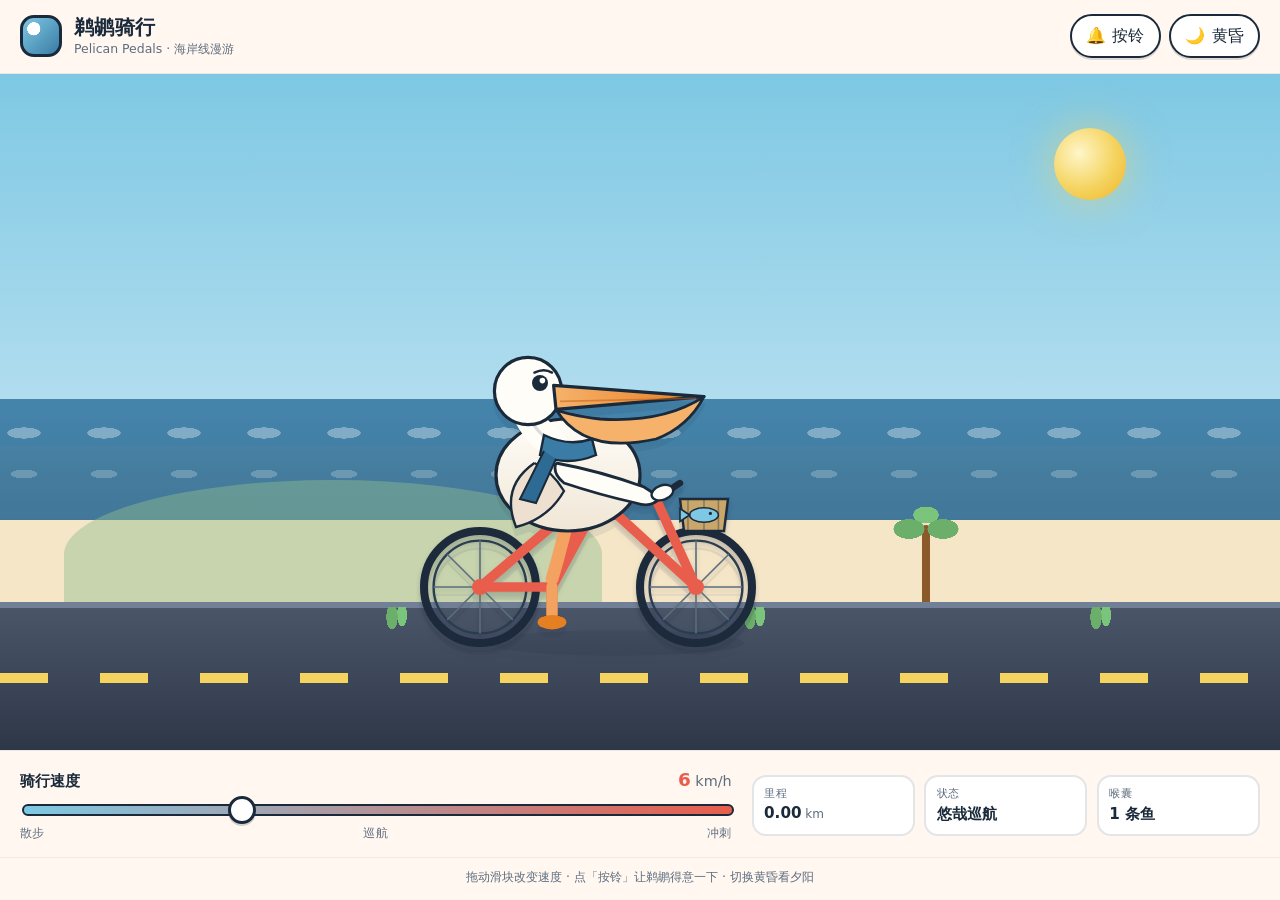
<file: mimo-x-pro-preview/bike-pelican/index.html>
<!DOCTYPE html>
<html lang="zh-CN">
<head>
  <meta charset="UTF-8" />
  <meta name="viewport" content="width=device-width, initial-scale=1.0" />
  <title>鹈鹕骑行 · Pelican Pedals</title>
  <link rel="stylesheet" href="styles.css" />
</head>
<body>
  <div class="app" id="app" data-theme="day">
    <header class="topbar">
      <div class="brand">
        <span class="brand-mark" aria-hidden="true"></span>
        <div>
          <h1>鹈鹕骑行</h1>
          <p>Pelican Pedals · 海岸线漫游</p>
        </div>
      </div>
      <div class="topbar-actions">
        <button type="button" class="btn" id="bellBtn" aria-label="按铃">
          <span class="btn-icon">🔔</span>
          <span>按铃</span>
        </button>
        <button type="button" class="btn" id="themeBtn" aria-label="切换昼夜">
          <span class="btn-icon" id="themeIcon">🌙</span>
          <span id="themeLabel">黄昏</span>
        </button>
      </div>
    </header>

    <main class="stage" aria-label="鹈鹕骑自行车场景">
      <!-- 天空与太阳 -->
      <div class="layer sky" aria-hidden="true">
        <div class="sun" id="sun"></div>
        <div class="cloud cloud-a"></div>
        <div class="cloud cloud-b"></div>
        <div class="cloud cloud-c"></div>
      </div>

      <!-- 远海 -->
      <div class="layer sea" aria-hidden="true">
        <div class="wave wave-1"></div>
        <div class="wave wave-2"></div>
      </div>

      <!-- 棕榈与远景 -->
      <div class="layer midground" aria-hidden="true">
        <div class="palm palm-1"></div>
        <div class="palm palm-2"></div>
        <div class="hill"></div>
      </div>

      <!-- 公路 -->
      <div class="layer road" aria-hidden="true">
        <div class="road-surface"></div>
        <div class="road-lines"></div>
      </div>

      <!-- 前景草丛 -->
      <div class="layer foreground" aria-hidden="true">
        <div class="tuft t1"></div>
        <div class="tuft t2"></div>
        <div class="tuft t3"></div>
      </div>

      <!-- 鹈鹕 + 自行车 -->
      <div class="rider-wrap" id="riderWrap">
        <svg class="rider" id="rider" viewBox="0 0 900 480" role="img" aria-label="一只白色鹈鹕骑着珊瑚色自行车">
          <defs>
            <linearGradient id="beakGrad" x1="0" y1="0" x2="1" y2="0">
              <stop offset="0%" stop-color="#F6B26B"/>
              <stop offset="100%" stop-color="#E67E22"/>
            </linearGradient>
            <linearGradient id="bodyGrad" x1="0" y1="0" x2="0" y2="1">
              <stop offset="0%" stop-color="#FFFDF8"/>
              <stop offset="100%" stop-color="#F0E6D6"/>
            </linearGradient>
            <filter id="softShadow" x="-20%" y="-20%" width="140%" height="140%">
              <feDropShadow dx="0" dy="4" stdDeviation="3" flood-color="#1A2A3A" flood-opacity="0.18"/>
            </filter>
          </defs>

          <!-- 地面阴影 -->
          <ellipse class="ground-shadow" cx="420" cy="430" rx="160" ry="16" fill="#1A2A3A" opacity="0.12"/>

          <!-- 远侧小腿（在车架后） -->
          <g class="leg leg-far">
            <line x1="340" y1="360" x2="340" y2="400" stroke="#E67E22" stroke-width="14" stroke-linecap="round"/>
            <ellipse cx="340" cy="404" rx="16" ry="8" fill="#D35400"/>
          </g>

          <!-- 自行车 -->
          <g class="bike" filter="url(#softShadow)">
            <!-- 后轮 -->
            <g class="wheel wheel-rear">
              <circle cx="250" cy="360" r="70" fill="none" stroke="#1A2A3A" stroke-width="10"/>
              <circle cx="250" cy="360" r="58" fill="none" stroke="#2C3E50" stroke-width="3"/>
              <g class="spokes">
                <line x1="250" y1="302" x2="250" y2="418" stroke="#5D6D7E" stroke-width="2"/>
                <line x1="192" y1="360" x2="308" y2="360" stroke="#5D6D7E" stroke-width="2"/>
                <line x1="209" y1="319" x2="291" y2="401" stroke="#5D6D7E" stroke-width="2"/>
                <line x1="209" y1="401" x2="291" y2="319" stroke="#5D6D7E" stroke-width="2"/>
              </g>
              <circle cx="250" cy="360" r="10" fill="#E85D4C"/>
            </g>

            <!-- 前轮 -->
            <g class="wheel wheel-front">
              <circle cx="520" cy="360" r="70" fill="none" stroke="#1A2A3A" stroke-width="10"/>
              <circle cx="520" cy="360" r="58" fill="none" stroke="#2C3E50" stroke-width="3"/>
              <g class="spokes">
                <line x1="520" y1="302" x2="520" y2="418" stroke="#5D6D7E" stroke-width="2"/>
                <line x1="462" y1="360" x2="578" y2="360" stroke="#5D6D7E" stroke-width="2"/>
                <line x1="479" y1="319" x2="561" y2="401" stroke="#5D6D7E" stroke-width="2"/>
                <line x1="479" y1="401" x2="561" y2="319" stroke="#5D6D7E" stroke-width="2"/>
              </g>
              <circle cx="520" cy="360" r="10" fill="#E85D4C"/>
            </g>

            <!-- 车架 -->
            <g class="frame" fill="none" stroke="#E85D4C" stroke-width="12" stroke-linecap="round" stroke-linejoin="round">
              <path d="M250 360 L340 360 L400 250 L520 360"/>
              <path d="M340 360 L380 250"/>
              <path d="M400 250 L380 250"/>
              <path d="M250 360 L380 250"/>
              <path d="M400 250 L470 250 L520 360"/>
            </g>
            <!-- 车把 -->
            <path d="M470 250 L500 230 M470 250 L450 235" fill="none" stroke="#1A2A3A" stroke-width="8" stroke-linecap="round"/>
            <!-- 车座 -->
            <path d="M350 248 Q380 238 405 248" fill="none" stroke="#1A2A3A" stroke-width="10" stroke-linecap="round"/>
            <!-- 脚踏曲柄（与近腿同速旋转） -->
            <g class="crank">
              <line x1="340" y1="360" x2="340" y2="400" stroke="#1A2A3A" stroke-width="6" stroke-linecap="round"/>
              <rect x="328" y="396" width="24" height="8" rx="3" fill="#1A2A3A"/>
            </g>
            <!-- 车筐 -->
            <path d="M500 250 L560 250 L555 290 L505 290 Z" fill="#C9A66B" stroke="#1A2A3A" stroke-width="3"/>
            <line x1="510" y1="250" x2="510" y2="290" stroke="#1A2A3A" stroke-width="2" opacity="0.35"/>
            <line x1="530" y1="250" x2="530" y2="290" stroke="#1A2A3A" stroke-width="2" opacity="0.35"/>
            <line x1="548" y1="250" x2="548" y2="290" stroke="#1A2A3A" stroke-width="2" opacity="0.35"/>
          </g>

          <!-- 大腿（从身体连到中轴，基本固定） -->
          <path class="thigh" d="M365 250 Q355 300 340 350" fill="none" stroke="#F4A261" stroke-width="16" stroke-linecap="round"/>

          <!-- 近侧小腿 + 脚（跟着曲柄转） -->
          <g class="leg leg-near">
            <line x1="340" y1="360" x2="340" y2="400" stroke="#F4A261" stroke-width="14" stroke-linecap="round"/>
            <ellipse cx="340" cy="404" rx="18" ry="9" fill="#E67E22"/>
          </g>

          <!-- 鹈鹕身体 -->
          <g class="pelican">
            <!-- 身体 -->
            <ellipse class="body" cx="360" cy="220" rx="90" ry="70" fill="url(#bodyGrad)" stroke="#1A2A3A" stroke-width="4"/>
            <!-- 翅膀远侧 -->
            <path class="wing wing-far" d="M318 205 Q275 235 295 285 Q335 275 355 240 Q340 215 318 205" fill="#EDE0D0" stroke="#1A2A3A" stroke-width="3"/>
            <!-- 翅膀近侧（伸向车把） -->
            <path class="wing wing-near" d="M345 205 Q400 215 455 235 L475 248 Q465 262 445 255 Q400 245 355 230 Q340 218 345 205" fill="#FFFDF8" stroke="#1A2A3A" stroke-width="3.5"/>
            <!-- 翅尖搭在车把上 -->
            <ellipse cx="478" cy="242" rx="14" ry="9" fill="#FFFDF8" stroke="#1A2A3A" stroke-width="3" transform="rotate(-20 478 242)"/>
            <!-- 颈 -->
            <path d="M340 180 Q300 150 310 120" fill="none" stroke="#FFFDF8" stroke-width="36" stroke-linecap="round"/>
            <path d="M340 180 Q300 150 310 120" fill="none" stroke="#1A2A3A" stroke-width="4" stroke-linecap="round" opacity="0.15"/>
            <!-- 头 -->
            <circle class="head" cx="310" cy="115" r="42" fill="#FFFDF8" stroke="#1A2A3A" stroke-width="4"/>
            <!-- 眼睛 -->
            <circle cx="325" cy="105" r="10" fill="#1A2A3A"/>
            <circle cx="328" cy="102" r="3.5" fill="#FFFDF8"/>
            <!-- 眉毛（一点神气） -->
            <path d="M318 92 Q330 86 340 92" fill="none" stroke="#1A2A3A" stroke-width="3" stroke-linecap="round"/>
            <!-- 大喙：上喙 + 喉囊 -->
            <g class="beak">
              <!-- 上喙 -->
              <path d="M342 108 L530 122 L345 138 Z" fill="url(#beakGrad)" stroke="#1A2A3A" stroke-width="4" stroke-linejoin="round"/>
              <!-- 喉囊（下喙口袋） -->
              <path class="pouch" d="M345 138 Q380 195 470 175 Q510 160 530 122 Q480 155 400 150 Q360 145 345 138" fill="#F6B26B" stroke="#1A2A3A" stroke-width="3.5" stroke-linejoin="round"/>
              <!-- 喙缝线 -->
              <path d="M350 128 L520 124" fill="none" stroke="#C0621A" stroke-width="2" opacity="0.55"/>
            </g>
            <!-- 围巾 -->
            <path class="scarf" d="M330 170 Q360 185 390 175 L395 195 Q360 210 325 195 Z" fill="#3A7CA5" stroke="#1A2A3A" stroke-width="3"/>
            <path class="scarf-tail" d="M330 190 L300 250 L320 255 L345 200" fill="#2E6B94" stroke="#1A2A3A" stroke-width="2.5"/>
          </g>

          <!-- 车筐里的鱼（偶尔跳一下） -->
          <g class="basket-fish">
            <ellipse cx="530" cy="270" rx="18" ry="9" fill="#7EC8E3" stroke="#1A2A3A" stroke-width="2"/>
            <path d="M512 270 L500 262 L500 278 Z" fill="#7EC8E3" stroke="#1A2A3A" stroke-width="2"/>
            <circle cx="538" cy="268" r="2" fill="#1A2A3A"/>
          </g>

          <!-- 铃铛波纹 -->
          <g class="bell-rings" id="bellRings" opacity="0">
            <circle cx="490" cy="228" r="14" fill="none" stroke="#F4D35E" stroke-width="3"/>
            <circle cx="490" cy="228" r="26" fill="none" stroke="#F4D35E" stroke-width="2" opacity="0.6"/>
            <circle cx="490" cy="228" r="38" fill="none" stroke="#F4D35E" stroke-width="2" opacity="0.3"/>
          </g>
        </svg>
      </div>

      <!-- 音符（按铃时） -->
      <div class="notes" id="notes" aria-hidden="true"></div>
    </main>

    <section class="panel">
      <div class="panel-main">
        <label class="slider-label" for="speedRange">
          <span class="slider-title">骑行速度</span>
          <span class="slider-value"><strong id="speedValue">6</strong> km/h</span>
        </label>
        <input
          type="range"
          id="speedRange"
          class="speed-range"
          min="0"
          max="20"
          step="0.5"
          value="6"
          aria-valuemin="0"
          aria-valuemax="20"
          aria-valuenow="6"
          aria-valuetext="每小时 6 公里"
        />
        <div class="speed-marks" aria-hidden="true">
          <span>散步</span>
          <span>巡航</span>
          <span>冲刺</span>
        </div>
      </div>

      <div class="stats" aria-live="polite">
        <div class="stat">
          <span class="stat-label">里程</span>
          <span class="stat-value"><span id="distance">0.00</span><small> km</small></span>
        </div>
        <div class="stat">
          <span class="stat-label">状态</span>
          <span class="stat-value" id="mood">悠哉巡航</span>
        </div>
        <div class="stat">
          <span class="stat-label">喉囊</span>
          <span class="stat-value" id="fishCount">1 条鱼</span>
        </div>
      </div>
    </section>

    <footer class="footer">
      <p>拖动滑块改变速度 · 点「按铃」让鹈鹕得意一下 · 切换黄昏看夕阳</p>
    </footer>
  </div>

  <script src="main.js"></script>
</body>
</html>
</file>
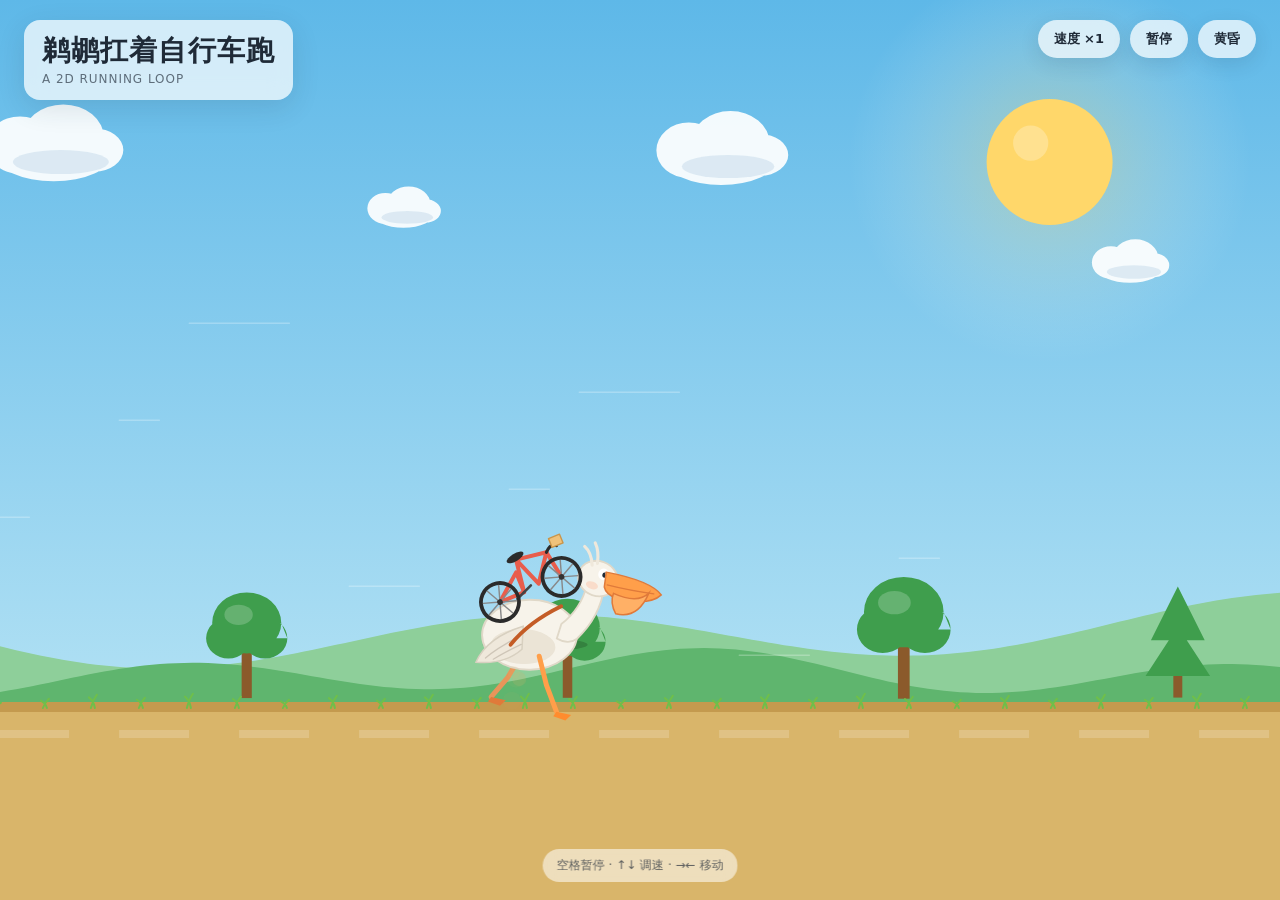
<file: mimo-x-pro-preview/pelican-bike/index.html>
<!DOCTYPE html>
<html lang="zh-CN">
<head>
  <meta charset="UTF-8" />
  <meta name="viewport" content="width=device-width, initial-scale=1.0" />
  <title>鹈鹕扛着自行车跑</title>
  <link rel="stylesheet" href="style.css" />
</head>
<body>
  <div class="scene">
    <canvas id="stage"></canvas>
    <header class="hud">
      <h1>鹈鹕扛着自行车跑</h1>
      <p class="sub">A 2D Running Loop</p>
    </header>
    <div class="controls">
      <button id="btn-speed" type="button">速度 ×1</button>
      <button id="btn-pause" type="button">暂停</button>
      <button id="btn-theme" type="button">黄昏</button>
    </div>
    <footer class="tips">空格暂停 · ↑↓ 调速 · →← 移动</footer>
  </div>
  <script src="main.js"></script>
</body>
</html>
</file>
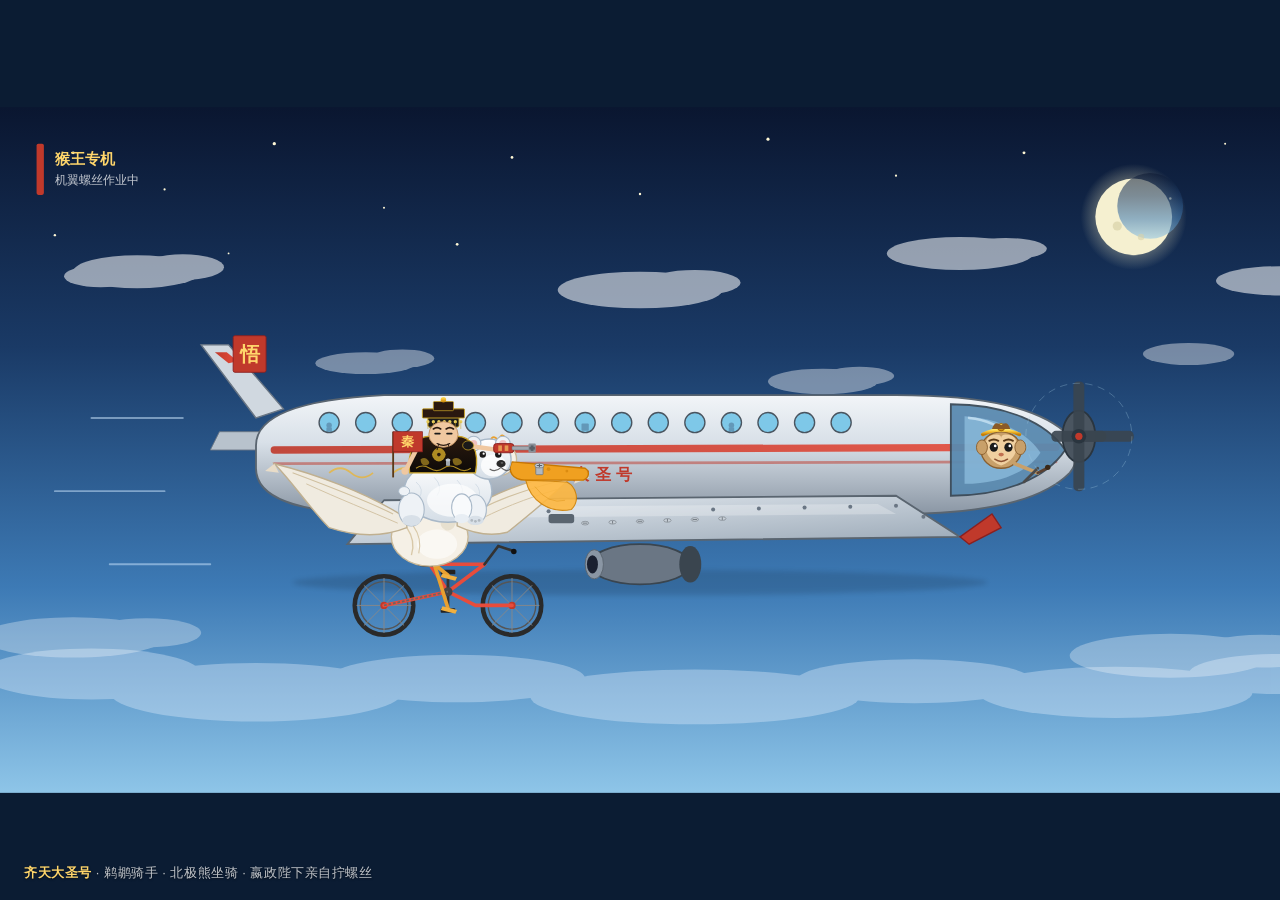
<file: mimo-x-pro-preview/screws/index.html>
<!DOCTYPE html>
<html lang="zh-CN">
<head>
<meta charset="UTF-8" />
<meta name="viewport" content="width=device-width, initial-scale=1.0" />
<title>鹈鹕骑车 · 猴王专机 · 嬴政打螺丝</title>
<style>
  * { margin: 0; padding: 0; box-sizing: border-box; }
  html, body {
    width: 100%; height: 100%;
    overflow: hidden;
    background: #0b1c33;
    font-family: -apple-system, BlinkMacSystemFont, "PingFang SC", "Microsoft YaHei", sans-serif;
  }
  .stage {
    width: 100%; height: 100%;
    display: flex; align-items: center; justify-content: center;
  }
  svg.scene {
    width: 100%; height: 100%;
    max-width: 1400px;
    max-height: 100vh;
    display: block;
  }
  /* ===== 天空云层 ===== */
  .cloud-layer { animation: cloud-drift 48s linear infinite; }
  .cloud-layer.slow { animation-duration: 80s; }
  .cloud-layer.fast { animation-duration: 32s; }
  @keyframes cloud-drift {
    from { transform: translateX(0); }
    to   { transform: translateX(-1600px); }
  }
  .star { animation: twinkle 2.4s ease-in-out infinite; }
  .star:nth-child(odd) { animation-delay: 0.6s; }
  .star:nth-child(3n)  { animation-delay: 1.2s; }
  @keyframes twinkle {
    0%, 100% { opacity: 0.25; }
    50%      { opacity: 0.95; }
  }
  /* ===== 机身颠簸 ===== */
  .plane-bob {
    animation: plane-bob 2.8s ease-in-out infinite;
    transform-origin: 620px 380px;
  }
  @keyframes plane-bob {
    0%, 100% { transform: translateY(0) rotate(0deg); }
    30%      { transform: translateY(-6px) rotate(-0.6deg); }
    65%      { transform: translateY(4px)  rotate(0.5deg); }
  }
  /* ===== 螺旋桨 ===== */
  .propeller {
    animation: spin 0.18s linear infinite;
    transform-origin: 1180px 360px;
  }
  @keyframes spin { to { transform: rotate(360deg); } }
  .prop-blur {
    animation: blur-pulse 0.36s linear infinite;
    transform-origin: 1180px 360px;
  }
  @keyframes blur-pulse { to { transform: rotate(360deg); } }
  /* ===== 猴王金箍棒旋转 ===== */
  .staff-spin {
    animation: staff-spin 3.2s ease-in-out infinite;
    transform-origin: 0 0;
  }
  @keyframes staff-spin {
    0%, 100% { transform: rotate(-8deg); }
    50%      { transform: rotate(12deg); }
  }
  /* ===== 猴王眨眼 / 头晃 ===== */
  .monkey-blink {
    animation: blink 4.5s step-end infinite;
  }
  @keyframes blink {
    0%, 92%, 100% { transform: scaleY(1); }
    94%, 96%      { transform: scaleY(0.08); }
  }
  .monkey-head {
    animation: head-tilt 2.2s ease-in-out infinite;
    transform-origin: 1040px 318px;
  }
  @keyframes head-tilt {
    0%, 100% { transform: rotate(0deg); }
    50%      { transform: rotate(3deg); }
  }
  /* ===== 鹈鹕身体起伏 ===== */
  .pelican-body {
    animation: pelican-ride 1.1s ease-in-out infinite;
    transform-origin: 480px 470px;
  }
  @keyframes pelican-ride {
    0%, 100% { transform: translateY(0); }
    50%      { transform: translateY(-7px); }
  }
  /* ===== 鹈鹕翅膀扇动 ===== */
  .wing-l {
    animation: flap-l 1.1s ease-in-out infinite;
    transform-origin: 455px 445px;
  }
  .wing-r {
    animation: flap-r 1.1s ease-in-out infinite;
    transform-origin: 510px 445px;
  }
  @keyframes flap-l {
    0%, 100% { transform: rotate(0deg); }
    50%      { transform: rotate(-18deg); }
  }
  @keyframes flap-r {
    0%, 100% { transform: rotate(0deg); }
    50%      { transform: rotate(16deg); }
  }
  /* ===== 喙袋晃动 ===== */
  .pouch {
    animation: pouch-sway 1.1s ease-in-out infinite;
    transform-origin: 520px 490px;
  }
  @keyframes pouch-sway {
    0%, 100% { transform: rotate(0deg); }
    50%      { transform: rotate(6deg); }
  }
  /* ===== 自行车轮 ===== */
  .wheel {
    animation: spin 0.55s linear infinite;
  }
  .wheel.rear { transform-origin: 420px 545px; }
  .wheel.front { transform-origin: 560px 545px; }
  /* ===== 脚踏 / 腿 ===== */
  .pedal-crank {
    animation: spin 0.55s linear infinite;
    transform-origin: 490px 530px;
  }
  .leg-l {
    animation: pedal-l 0.55s linear infinite;
    transform-origin: 490px 530px;
  }
  .leg-r {
    animation: pedal-r 0.55s linear infinite;
    transform-origin: 490px 530px;
  }
  @keyframes pedal-l {
    from { transform: rotate(0deg); }
    to   { transform: rotate(360deg); }
  }
  @keyframes pedal-r {
    from { transform: rotate(180deg); }
    to   { transform: rotate(540deg); }
  }
  /* ===== 北极熊行走/站立晃动 ===== */
  .bear-body {
    animation: bear-sway 1.4s ease-in-out infinite;
    transform-origin: 490px 420px;
  }
  @keyframes bear-sway {
    0%, 100% { transform: rotate(-1.5deg) translateY(0); }
    50%      { transform: rotate(1.5deg)  translateY(-3px); }
  }
  .bear-head {
    animation: bear-nod 1.4s ease-in-out infinite;
    transform-origin: 530px 375px;
  }
  @keyframes bear-nod {
    0%, 100% { transform: rotate(0deg); }
    50%      { transform: rotate(4deg); }
  }
  .bear-paw {
    animation: paw-tap 0.7s ease-in-out infinite;
    transform-origin: 460px 445px;
  }
  .bear-paw.b { animation-delay: 0.35s; transform-origin: 520px 445px; }
  @keyframes paw-tap {
    0%, 100% { transform: translateY(0); }
    50%      { transform: translateY(-4px); }
  }
  /* ===== 嬴政挥锤 / 螺丝刀 ===== */
  .emperor-body {
    animation: empress 0.9s ease-in-out infinite;
    transform-origin: 490px 360px;
  }
  @keyframes empress {
    0%, 100% { transform: rotate(-2deg); }
    50%      { transform: rotate(2deg); }
  }
  .screwdriver-arm {
    animation: screw-turn 0.55s ease-in-out infinite;
    transform-origin: 545px 365px;
  }
  @keyframes screw-turn {
    0%, 100% { transform: rotate(-18deg); }
    50%      { transform: rotate(22deg); }
  }
  .screwdriver-tip {
    animation: tip-spin 0.55s linear infinite;
    transform-origin: 580px 390px;
  }
  @keyframes tip-spin { to { transform: rotate(360deg); } }
  /* ===== 螺丝飞入 / 火花 ===== */
  .spark {
    animation: spark-fly 0.55s ease-out infinite;
    opacity: 0;
  }
  .spark:nth-child(1) { animation-delay: 0.00s; }
  .spark:nth-child(2) { animation-delay: 0.12s; }
  .spark:nth-child(3) { animation-delay: 0.24s; }
  .spark:nth-child(4) { animation-delay: 0.36s; }
  @keyframes spark-fly {
    0%   { opacity: 0; transform: translate(0,0) scale(0.4); }
    30%  { opacity: 1; transform: translate(6px,-8px) scale(1); }
    100% { opacity: 0; transform: translate(18px,-18px) scale(0.2); }
  }
  .screw-orbit {
    animation: screw-orbit 2.2s linear infinite;
  }
  @keyframes screw-orbit {
    from { transform: rotate(0deg) translateX(28px) rotate(0deg); }
    to   { transform: rotate(360deg) translateX(28px) rotate(-360deg); }
  }
  /* ===== 机翼铆钉闪 ===== */
  .rivet {
    animation: rivet-flash 2s ease-in-out infinite;
  }
  .rivet:nth-child(2n) { animation-delay: 0.4s; }
  .rivet:nth-child(3n) { animation-delay: 0.9s; }
  @keyframes rivet-flash {
    0%, 100% { opacity: 0.45; }
    50%      { opacity: 1; }
  }
  /* ===== 速度线 ===== */
  .speed-line {
    animation: speed 1.2s linear infinite;
  }
  .speed-line:nth-child(2) { animation-delay: 0.3s; }
  .speed-line:nth-child(3) { animation-delay: 0.6s; }
  @keyframes speed {
    0%   { transform: translateX(0); opacity: 0; }
    20%  { opacity: 0.7; }
    100% { transform: translateX(-220px); opacity: 0; }
  }
  /* ===== 龙旗飘扬 ===== */
  .flag-wave {
    animation: flag 0.8s ease-in-out infinite;
    transform-origin: left center;
  }
  @keyframes flag {
    0%, 100% { transform: scaleX(1) skewY(0deg); }
    50%      { transform: scaleX(0.92) skewY(3deg); }
  }
  /* ===== HUD 文案 ===== */
  .hud {
    position: absolute; left: 24px; bottom: 18px;
    color: rgba(255,255,255,0.75);
    font-size: 13px; letter-spacing: 0.04em;
    pointer-events: none;
    text-shadow: 0 1px 2px rgba(0,0,0,0.5);
  }
  .hud strong { color: #ffd66b; font-weight: 600; }
  body { position: relative; }
</style>
</head>
<body>
<div class="stage">
<svg class="scene" viewBox="0 0 1400 750" xmlns="http://www.w3.org/2000/svg" role="img" aria-label="鹈鹕骑自行车在孙悟空飞机机翼上，托着秦始皇的北极熊，秦始皇在熊背上打螺丝">
  <defs>
    <linearGradient id="skyGrad" x1="0" y1="0" x2="0" y2="1">
      <stop offset="0%"   stop-color="#0a1630"/>
      <stop offset="35%"  stop-color="#1a3a66"/>
      <stop offset="70%"  stop-color="#3d7ab5"/>
      <stop offset="100%" stop-color="#8ec5e8"/>
    </linearGradient>
    <linearGradient id="sunGrad" x1="0" y1="0" x2="1" y2="1">
      <stop offset="0%"   stop-color="#ffe08a"/>
      <stop offset="100%" stop-color="#ff9a4a"/>
    </linearGradient>
    <linearGradient id="fuselage" x1="0" y1="0" x2="0" y2="1">
      <stop offset="0%"   stop-color="#f2f5f8"/>
      <stop offset="40%"  stop-color="#d8e0e8"/>
      <stop offset="100%" stop-color="#8a96a4"/>
    </linearGradient>
    <linearGradient id="wingGrad" x1="0" y1="0" x2="1" y2="1">
      <stop offset="0%"   stop-color="#e8eef4"/>
      <stop offset="100%" stop-color="#9aa8b6"/>
    </linearGradient>
    <linearGradient id="redStripe" x1="0" y1="0" x2="1" y2="0">
      <stop offset="0%"   stop-color="#c0392b"/>
      <stop offset="100%" stop-color="#e74c3c"/>
    </linearGradient>
    <linearGradient id="goldGrad" x1="0" y1="0" x2="0" y2="1">
      <stop offset="0%"   stop-color="#ffe566"/>
      <stop offset="50%"  stop-color="#f0b429"/>
      <stop offset="100%" stop-color="#c47f0a"/>
    </linearGradient>
    <linearGradient id="furGrad" x1="0" y1="0" x2="0" y2="1">
      <stop offset="0%"   stop-color="#ffffff"/>
      <stop offset="100%" stop-color="#d4dde6"/>
    </linearGradient>
    <linearGradient id="robeGrad" x1="0" y1="0" x2="0" y2="1">
      <stop offset="0%"   stop-color="#2b1a0e"/>
      <stop offset="100%" stop-color="#0d0a08"/>
    </linearGradient>
    <radialGradient id="glow" cx="50%" cy="50%" r="50%">
      <stop offset="0%"   stop-color="#fff6c8" stop-opacity="0.9"/>
      <stop offset="100%" stop-color="#fff6c8" stop-opacity="0"/>
    </radialGradient>
    <filter id="soft" x="-20%" y="-20%" width="140%" height="140%">
      <feGaussianBlur stdDeviation="1.2"/>
    </filter>
    <filter id="softBig" x="-30%" y="-30%" width="160%" height="160%">
      <feGaussianBlur stdDeviation="3"/>
    </filter>
  </defs>

  <!-- ============ 天空 ============ -->
  <rect width="1400" height="750" fill="url(#skyGrad)"/>

  <!-- 星星 -->
  <g fill="#fff8d6">
    <circle class="star" cx="80"  cy="50"  r="1.6"/>
    <circle class="star" cx="180" cy="90"  r="1.2"/>
    <circle class="star" cx="300" cy="40"  r="1.8"/>
    <circle class="star" cx="420" cy="110" r="1.1"/>
    <circle class="star" cx="560" cy="55"  r="1.5"/>
    <circle class="star" cx="700" cy="95"  r="1.3"/>
    <circle class="star" cx="840" cy="35"  r="1.7"/>
    <circle class="star" cx="980" cy="75"  r="1.2"/>
    <circle class="star" cx="1120" cy="50" r="1.6"/>
    <circle class="star" cx="1280" cy="100" r="1.4"/>
    <circle class="star" cx="1340" cy="40" r="1.1"/>
    <circle class="star" cx="60"  cy="140" r="1.3"/>
    <circle class="star" cx="250" cy="160" r="1.0"/>
    <circle class="star" cx="500" cy="150" r="1.5"/>
  </g>

  <!-- 月亮 -->
  <circle cx="1240" cy="120" r="58" fill="url(#glow)"/>
  <circle cx="1240" cy="120" r="42" fill="#f5f0d0"/>
  <circle cx="1258" cy="108" r="36" fill="url(#skyGrad)" opacity="0.55"/>
  <circle cx="1222" cy="130" r="5" fill="#d9d2a8" opacity="0.7"/>
  <circle cx="1248" cy="142" r="3.5" fill="#d9d2a8" opacity="0.6"/>

  <!-- 远山云海 -->
  <g class="cloud-layer slow" opacity="0.35" fill="#e8f2ff">
    <ellipse cx="100" cy="620" rx="120" ry="28"/>
    <ellipse cx="280" cy="640" rx="160" ry="32"/>
    <ellipse cx="500" cy="625" rx="140" ry="26"/>
    <ellipse cx="760" cy="645" rx="180" ry="30"/>
    <ellipse cx="1000" cy="628" rx="130" ry="24"/>
    <ellipse cx="1220" cy="640" rx="150" ry="28"/>
    <ellipse cx="1400" cy="620" rx="100" ry="22"/>
    <!-- 重复一份便于循环 -->
    <ellipse cx="1700" cy="620" rx="120" ry="28"/>
    <ellipse cx="1880" cy="640" rx="160" ry="32"/>
  </g>

  <g class="cloud-layer" opacity="0.55" fill="#ffffff">
    <ellipse cx="150" cy="180" rx="70" ry="18"/>
    <ellipse cx="200" cy="175" rx="45" ry="14"/>
    <ellipse cx="110" cy="185" rx="40" ry="12"/>
    <ellipse cx="700" cy="200" rx="90" ry="20"/>
    <ellipse cx="760" cy="192" rx="50" ry="14"/>
    <ellipse cx="1050" cy="160" rx="80" ry="18"/>
    <ellipse cx="1100" cy="155" rx="45" ry="12"/>
    <ellipse cx="1400" cy="190" rx="70" ry="16"/>
    <ellipse cx="1480" cy="185" rx="50" ry="14"/>
    <ellipse cx="1750" cy="180" rx="70" ry="18"/>
  </g>

  <g class="cloud-layer fast" opacity="0.4" fill="#ffffff">
    <ellipse cx="400" cy="280" rx="55" ry="12"/>
    <ellipse cx="440" cy="275" rx="35" ry="10"/>
    <ellipse cx="900" cy="300" rx="60" ry="14"/>
    <ellipse cx="940" cy="294" rx="38" ry="10"/>
    <ellipse cx="1300" cy="270" rx="50" ry="12"/>
    <ellipse cx="1600" cy="280" rx="55" ry="12"/>
  </g>

  <!-- 速度线 -->
  <g opacity="0.5" stroke="#cfe8ff" stroke-width="2" stroke-linecap="round">
    <line class="speed-line" x1="100" y1="340" x2="200" y2="340"/>
    <line class="speed-line" x1="60"  y1="420" x2="180" y2="420"/>
    <line class="speed-line" x1="120" y1="500" x2="230" y2="500"/>
  </g>

  <!-- ============ 飞机（孙悟空驾驶） ============ -->
  <g class="plane-bob">
    <!-- 阴影 -->
    <ellipse cx="700" cy="520" rx="380" ry="14" fill="#000" opacity="0.12" filter="url(#softBig)"/>

    <!-- 尾翼 -->
    <g>
      <path d="M 280 340 L 220 260 L 250 260 L 310 330 Z" fill="#d0d8e0" stroke="#6a7684" stroke-width="1.5"/>
      <path d="M 250 280 L 235 268 L 248 268 L 260 278 Z" fill="url(#redStripe)"/>
      <path d="M 300 355 L 240 355 L 230 375 L 300 375 Z" fill="#b8c2cc" stroke="#6a7684" stroke-width="1"/>
    </g>

    <!-- 机身 -->
    <path d="M 280 370
             C 280 340, 320 320, 420 315
             L 980 315
             C 1080 315, 1140 330, 1170 360
             C 1180 372, 1180 388, 1170 400
             C 1140 430, 1080 445, 980 445
             L 420 445
             C 320 445, 280 425, 280 395 Z"
          fill="url(#fuselage)" stroke="#5a6570" stroke-width="2"/>

    <!-- 红色腰线 -->
    <path d="M 300 375 L 1155 372" stroke="url(#redStripe)" stroke-width="8" stroke-linecap="round" opacity="0.9"/>
    <path d="M 300 390 L 1155 388" stroke="#c0392b" stroke-width="3" stroke-linecap="round" opacity="0.5"/>

    <!-- 金色祥云纹（悟空彩绘） -->
    <g fill="none" stroke="#f0b429" stroke-width="2" opacity="0.7">
      <path d="M 360 400 q 12 -10 24 0 q 12 10 24 0"/>
      <path d="M 430 400 q 12 -10 24 0 q 12 10 24 0"/>
      <path d="M 500 400 q 12 -10 24 0 q 12 10 24 0"/>
    </g>
    <!-- 「齐天大圣」字样 -->
    <text x="580" y="408" font-size="18" font-family="KaiTi, STKaiti, serif" fill="#c0392b" font-weight="700" letter-spacing="6">齐天大圣号</text>

    <!-- 客舱舷窗 -->
    <g>
      <circle cx="360" cy="345" r="11" fill="#7ec8e8" stroke="#4a5560" stroke-width="1.5"/>
      <circle cx="400" cy="345" r="11" fill="#7ec8e8" stroke="#4a5560" stroke-width="1.5"/>
      <circle cx="440" cy="345" r="11" fill="#7ec8e8" stroke="#4a5560" stroke-width="1.5"/>
      <circle cx="480" cy="345" r="11" fill="#7ec8e8" stroke="#4a5560" stroke-width="1.5"/>
      <circle cx="520" cy="345" r="11" fill="#7ec8e8" stroke="#4a5560" stroke-width="1.5"/>
      <circle cx="560" cy="345" r="11" fill="#7ec8e8" stroke="#4a5560" stroke-width="1.5"/>
      <circle cx="600" cy="345" r="11" fill="#7ec8e8" stroke="#4a5560" stroke-width="1.5"/>
      <circle cx="640" cy="345" r="11" fill="#7ec8e8" stroke="#4a5560" stroke-width="1.5"/>
      <circle cx="680" cy="345" r="11" fill="#7ec8e8" stroke="#4a5560" stroke-width="1.5"/>
      <circle cx="720" cy="345" r="11" fill="#7ec8e8" stroke="#4a5560" stroke-width="1.5"/>
      <circle cx="760" cy="345" r="11" fill="#7ec8e8" stroke="#4a5560" stroke-width="1.5"/>
      <circle cx="800" cy="345" r="11" fill="#7ec8e8" stroke="#4a5560" stroke-width="1.5"/>
      <circle cx="840" cy="345" r="11" fill="#7ec8e8" stroke="#4a5560" stroke-width="1.5"/>
      <circle cx="880" cy="345" r="11" fill="#7ec8e8" stroke="#4a5560" stroke-width="1.5"/>
      <circle cx="920" cy="345" r="11" fill="#7ec8e8" stroke="#4a5560" stroke-width="1.5"/>
    </g>
    <!-- 窗内小人/货物剪影 -->
    <g fill="#4a6a8a" opacity="0.5">
      <circle cx="360" cy="348" r="3"/>
      <rect x="357" y="350" width="6" height="5" rx="1"/>
      <circle cx="480" cy="348" r="3"/>
      <rect x="477" y="350" width="6" height="5" rx="1"/>
      <rect x="636" y="346" width="8" height="8" rx="1"/>
      <circle cx="800" cy="348" r="3"/>
      <rect x="797" y="350" width="6" height="5" rx="1"/>
    </g>

    <!-- 驾驶舱 -->
    <path d="M 1040 325
             C 1100 325, 1145 345, 1165 375
             C 1145 405, 1100 425, 1040 425 Z"
          fill="#5a8ab0" stroke="#3a4a58" stroke-width="2" opacity="0.95"/>
    <path d="M 1055 338 C 1095 340, 1125 358, 1138 378 C 1125 398, 1095 412, 1055 412 Z"
          fill="#9fd0ee" opacity="0.55"/>
    <!-- 驾驶舱高光 -->
    <path d="M 1060 340 C 1080 342, 1095 350, 1105 360"
          stroke="#e0f4ff" stroke-width="3" fill="none" opacity="0.6" stroke-linecap="round"/>

    <!-- ========== 孙悟空（驾驶舱内） ========== -->
    <g class="monkey-head">
      <!-- 脸 -->
      <ellipse cx="1095" cy="375" rx="22" ry="20" fill="#c8a06a" stroke="#8a6030" stroke-width="1.5"/>
      <!-- 心形脸盘 -->
      <path d="M 1078 370
               Q 1078 358, 1090 358
               Q 1095 358, 1095 362
               Q 1095 358, 1100 358
               Q 1112 358, 1112 370
               Q 1112 385, 1095 392
               Q 1078 385, 1078 370 Z"
            fill="#f0d0a0"/>
      <!-- 眼睛 -->
      <g class="monkey-blink" style="transform-origin:1095px 372px">
        <ellipse cx="1087" cy="372" rx="4.5" ry="5" fill="#1a1a1a"/>
        <ellipse cx="1103" cy="372" rx="4.5" ry="5" fill="#1a1a1a"/>
        <circle cx="1088.5" cy="370.5" r="1.5" fill="#fff"/>
        <circle cx="1104.5" cy="370.5" r="1.5" fill="#fff"/>
      </g>
      <!-- 眉毛 -->
      <path d="M 1082 365 Q 1087 362, 1092 365" stroke="#5a3a18" stroke-width="2" fill="none" stroke-linecap="round"/>
      <path d="M 1098 365 Q 1103 362, 1108 365" stroke="#5a3a18" stroke-width="2" fill="none" stroke-linecap="round"/>
      <!-- 鼻/嘴 -->
      <ellipse cx="1095" cy="380" rx="3" ry="2" fill="#c07050"/>
      <path d="M 1088 385 Q 1095 390, 1102 385" stroke="#8a5030" stroke-width="1.5" fill="none" stroke-linecap="round"/>
      <!-- 耳朵 -->
      <ellipse cx="1074" cy="372" rx="6" ry="8" fill="#c8a06a" stroke="#8a6030" stroke-width="1"/>
      <ellipse cx="1116" cy="372" rx="6" ry="8" fill="#c8a06a" stroke="#8a6030" stroke-width="1"/>
      <!-- 金箍 -->
      <path d="M 1075 358 Q 1095 348, 1115 358" stroke="url(#goldGrad)" stroke-width="4" fill="none" stroke-linecap="round"/>
      <circle cx="1095" cy="350" r="4" fill="url(#goldGrad)" stroke="#a06000" stroke-width="1"/>
      <!-- 头顶毛 -->
      <path d="M 1085 352 Q 1088 342, 1095 348 Q 1102 342, 1105 352" fill="#8a5a28"/>
    </g>
    <!-- 悟空手握操纵杆 -->
    <path d="M 1110 390 L 1135 400" stroke="#c8a06a" stroke-width="4" stroke-linecap="round"/>
    <path d="M 1135 400 L 1145 395" stroke="#5a4030" stroke-width="3" stroke-linecap="round"/>
    <circle cx="1146" cy="394" r="3" fill="#3a2818"/>
    <!-- 操纵杆 -->
    <line x1="1120" y1="410" x2="1135" y2="395" stroke="#4a4a4a" stroke-width="3" stroke-linecap="round"/>

    <!-- ========== 主机翼（鹈鹕在上面） ========== -->
    <path d="M 420 430
             L 980 425
             L 1050 470
             L 380 478 Z"
          fill="url(#wingGrad)" stroke="#5a6570" stroke-width="2"/>
    <!-- 翼面高光 -->
    <path d="M 440 438 L 960 434 L 980 445 L 430 450 Z" fill="#ffffff" opacity="0.25"/>
    <!-- 翼尖小翼 -->
    <path d="M 1050 470 L 1085 445 L 1095 460 L 1060 478 Z" fill="#c0392b" stroke="#8a2020" stroke-width="1.5"/>
    <!-- 翼下发动机 -->
    <g>
      <ellipse cx="700" cy="500" rx="55" ry="22" fill="#6a7684" stroke="#3a454f" stroke-width="2"/>
      <ellipse cx="755" cy="500" rx="12" ry="20" fill="#3a454f"/>
      <ellipse cx="650" cy="500" rx="10" ry="16" fill="#8a96a4" stroke="#5a6570" stroke-width="1"/>
      <!-- 进气口 -->
      <ellipse cx="648" cy="500" rx="6" ry="10" fill="#1a2030"/>
    </g>
    <!-- 铆钉 -->
    <g fill="#6a7684">
      <circle class="rivet" cx="450" cy="445" r="2.2"/>
      <circle class="rivet" cx="500" cy="444" r="2.2"/>
      <circle class="rivet" cx="550" cy="443" r="2.2"/>
      <circle class="rivet" cx="600" cy="442" r="2.2"/>
      <circle class="rivet" cx="780" cy="440" r="2.2"/>
      <circle class="rivet" cx="830" cy="439" r="2.2"/>
      <circle class="rivet" cx="880" cy="438" r="2.2"/>
      <circle class="rivet" cx="930" cy="437" r="2.2"/>
      <circle class="rivet" cx="980" cy="436" r="2.2"/>
      <circle class="rivet" cx="1010" cy="448" r="2.2"/>
    </g>

    <!-- 垂尾上的「悟」字旗 -->
    <g transform="translate(255, 250)">
      <rect x="0" y="0" width="36" height="40" rx="2" fill="#c0392b" stroke="#8a2020" stroke-width="1"/>
      <text x="18" y="28" text-anchor="middle" font-size="22" font-family="KaiTi, STKaiti, serif" fill="#ffd66b" font-weight="700">悟</text>
    </g>

    <!-- 螺旋桨舱 -->
    <ellipse cx="1180" cy="360" rx="18" ry="28" fill="#4a5560" stroke="#2a353f" stroke-width="2"/>
    <!-- 螺旋桨 -->
    <g class="propeller">
      <rect x="1174" y="300" width="12" height="60" rx="5" fill="#3a454f" opacity="0.9"/>
      <rect x="1174" y="360" width="12" height="60" rx="5" fill="#3a454f" opacity="0.9"/>
      <rect x="1150" y="354" width="60" height="12" rx="5" fill="#3a454f" opacity="0.9"/>
      <rect x="1180" y="354" width="60" height="12" rx="5" fill="#3a454f" opacity="0.9"/>
      <circle cx="1180" cy="360" r="8" fill="#2a353f"/>
      <circle cx="1180" cy="360" r="4" fill="#c0392b"/>
    </g>
    <!-- 桨叶虚影 -->
    <ellipse class="prop-blur" cx="1180" cy="360" rx="58" ry="58" fill="none" stroke="#a0c8e0" stroke-width="1" opacity="0.35" stroke-dasharray="8 6"/>

    <!-- 起落架（收起） -->
    <rect x="600" y="445" width="28" height="10" rx="3" fill="#5a6570"/>

    <!-- ========== 鹈鹕骑自行车（在机翼上） ========== -->
    <g class="pelican-body">
      <!-- 自行车 -->
      <g>
        <!-- 后轮 -->
        <g class="wheel rear">
          <circle cx="420" cy="545" r="32" fill="none" stroke="#2a2a2a" stroke-width="5"/>
          <circle cx="420" cy="545" r="26" fill="none" stroke="#555" stroke-width="1.5"/>
          <g stroke="#888" stroke-width="1">
            <line x1="420" y1="515" x2="420" y2="575"/>
            <line x1="390" y1="545" x2="450" y2="545"/>
            <line x1="398" y1="523" x2="442" y2="567"/>
            <line x1="398" y1="567" x2="442" y2="523"/>
          </g>
          <circle cx="420" cy="545" r="4" fill="#c0392b"/>
        </g>
        <!-- 前轮 -->
        <g class="wheel front">
          <circle cx="560" cy="545" r="32" fill="none" stroke="#2a2a2a" stroke-width="5"/>
          <circle cx="560" cy="545" r="26" fill="none" stroke="#555" stroke-width="1.5"/>
          <g stroke="#888" stroke-width="1">
            <line x1="560" y1="515" x2="560" y2="575"/>
            <line x1="530" y1="545" x2="590" y2="545"/>
            <line x1="538" y1="523" x2="582" y2="567"/>
            <line x1="538" y1="567" x2="582" y2="523"/>
          </g>
          <circle cx="560" cy="545" r="4" fill="#c0392b"/>
        </g>
        <!-- 车架 -->
        <g stroke="#e74c3c" stroke-width="4" fill="none" stroke-linecap="round" stroke-linejoin="round">
          <path d="M 420 545 L 490 530 L 530 500"/>
          <path d="M 490 530 L 520 545 L 560 545"/>
          <path d="M 490 530 L 470 500"/>
          <path d="M 470 500 L 530 500"/>
        </g>
        <!-- 座垫 -->
        <ellipse cx="468" cy="498" rx="14" ry="5" fill="#2a2a2a"/>
        <!-- 车把 -->
        <path d="M 530 500 L 545 480 L 560 485" stroke="#333" stroke-width="3" fill="none" stroke-linecap="round"/>
        <circle cx="562" cy="486" r="3" fill="#111"/>
        <!-- 脚踏曲柄 -->
        <g class="pedal-crank">
          <line x1="490" y1="530" x2="490" y2="512" stroke="#333" stroke-width="3" stroke-linecap="round"/>
          <line x1="490" y1="530" x2="490" y2="548" stroke="#333" stroke-width="3" stroke-linecap="round"/>
          <rect x="482" y="506" width="16" height="5" rx="1" fill="#222"/>
          <rect x="482" y="548" width="16" height="5" rx="1" fill="#222"/>
          <circle cx="490" cy="530" r="5" fill="#444"/>
        </g>
        <!-- 链条 -->
        <path d="M 420 545 L 490 530" stroke="#666" stroke-width="2" stroke-dasharray="3 2"/>
      </g>

      <!-- 鹈鹕腿 -->
      <g>
        <line x1="475" y1="500" x2="490" y2="512" stroke="#e8a030" stroke-width="4" stroke-linecap="round"/>
        <line x1="475" y1="500" x2="490" y2="548" stroke="#e8a030" stroke-width="4" stroke-linecap="round"/>
        <!-- 脚蹼 -->
        <path d="M 484 510 L 500 514 L 498 518 L 482 514 Z" fill="#f0b040"/>
        <path d="M 484 546 L 500 550 L 498 554 L 482 550 Z" fill="#f0b040"/>
      </g>

      <!-- 鹈鹕身体 -->
      <ellipse cx="470" cy="470" rx="42" ry="32" fill="#f5f0e6" stroke="#c8b898" stroke-width="1.5"/>
      <!-- 肚子高光 -->
      <ellipse cx="478" cy="478" rx="22" ry="16" fill="#ffffff" opacity="0.55"/>
      <!-- 翅膀折叠纹 -->
      <path d="M 445 460 Q 455 475, 450 490" stroke="#d8c8a8" stroke-width="1.5" fill="none"/>
      <path d="M 452 458 Q 462 472, 458 488" stroke="#d8c8a8" stroke-width="1.2" fill="none"/>

      <!-- 左翅（张开托举） -->
      <g class="wing-l">
        <path d="M 445 450
                 C 400 420, 340 400, 300 390
                 C 320 410, 340 440, 360 460
                 C 390 470, 420 470, 445 460 Z"
              fill="#f0ebe0" stroke="#c0b090" stroke-width="1.5"/>
        <path d="M 430 445 C 400 430, 360 415, 320 400" stroke="#d0c0a0" stroke-width="1.2" fill="none"/>
        <path d="M 435 455 C 405 442, 370 428, 335 412" stroke="#d0c0a0" stroke-width="1" fill="none"/>
        <!-- 翼羽尖 -->
        <path d="M 300 390 L 290 398 L 305 400" fill="#e8dcc8"/>
      </g>

      <!-- 右翅（张开平衡） -->
      <g class="wing-r">
        <path d="M 500 450
                 C 530 425, 580 405, 630 400
                 C 610 420, 580 445, 555 465
                 C 535 470, 515 465, 500 458 Z"
              fill="#f0ebe0" stroke="#c0b090" stroke-width="1.5"/>
        <path d="M 510 448 C 540 430, 575 418, 615 408" stroke="#d0c0a0" stroke-width="1.2" fill="none"/>
        <path d="M 515 456 C 545 440, 575 428, 610 418" stroke="#d0c0a0" stroke-width="1" fill="none"/>
        <path d="M 630 400 L 645 405 L 628 412" fill="#e8dcc8"/>
      </g>

      <!-- 鹈鹕头颈 -->
      <path d="M 490 455 C 500 430, 515 410, 530 395" stroke="#f5f0e6" stroke-width="14" fill="none" stroke-linecap="round"/>
      <path d="M 490 455 C 500 430, 515 410, 530 395" stroke="#c8b898" stroke-width="16" fill="none" stroke-linecap="round" opacity="0.3"/>
      <!-- 头 -->
      <ellipse cx="545" cy="385" rx="20" ry="18" fill="#f5f0e6" stroke="#c8b898" stroke-width="1.5"/>
      <!-- 眼睛 -->
      <circle cx="552" cy="380" r="4" fill="#1a1a1a"/>
      <circle cx="553.5" cy="378.5" r="1.5" fill="#fff"/>
      <!-- 眼圈 -->
      <ellipse cx="552" cy="380" rx="6" ry="5.5" fill="none" stroke="#e8a030" stroke-width="1"/>
      <!-- 喙 -->
      <path d="M 560 388
               L 640 395
               C 645 398, 645 405, 638 408
               L 575 408
               C 560 408, 555 398, 560 388 Z"
            fill="#f0a020" stroke="#c87800" stroke-width="1.5"/>
      <!-- 喉囊 -->
      <g class="pouch">
        <path d="M 575 408
                 C 580 430, 600 445, 625 440
                 C 635 430, 630 415, 620 410 Z"
              fill="#ffb840" stroke="#d08000" stroke-width="1.2" opacity="0.9"/>
        <path d="M 585 415 Q 600 435, 618 430" stroke="#e09820" stroke-width="1" fill="none" opacity="0.6"/>
      </g>
      <!-- 喙上斑点 -->
      <circle cx="600" cy="396" r="2" fill="#c87800" opacity="0.5"/>
      <circle cx="620" cy="398" r="1.5" fill="#c87800" opacity="0.5"/>
      <!-- 头顶羽冠 -->
      <path d="M 535 370 Q 538 355, 545 365 Q 550 352, 555 368" stroke="#e8a030" stroke-width="2" fill="none" stroke-linecap="round"/>

      <!-- ========== 北极熊（被鹈鹕托着） ========== -->
      <g class="bear-body">
        <!-- 熊身 -->
        <ellipse cx="490" cy="420" rx="48" ry="34" fill="url(#furGrad)" stroke="#a8b8c8" stroke-width="1.5"/>
        <!-- 毛发纹理 -->
        <g stroke="#c8d4e0" stroke-width="1" fill="none" opacity="0.7">
          <path d="M 455 410 Q 465 418, 458 428"/>
          <path d="M 475 405 Q 485 415, 478 425"/>
          <path d="M 500 408 Q 510 418, 503 428"/>
          <path d=" M 520 412 Q 528 420, 522 430"/>
        </g>
        <!-- 肚皮 -->
        <ellipse cx="495" cy="430" rx="28" ry="18" fill="#ffffff" opacity="0.7"/>
        <!-- 后腿 -->
        <ellipse cx="450" cy="440" rx="14" ry="18" fill="#eef2f6" stroke="#a8b8c8" stroke-width="1.2"/>
        <ellipse cx="450" cy="452" rx="10" ry="6" fill="#d8e0e8"/>
        <!-- 前腿 -->
        <g class="bear-paw">
          <ellipse cx="520" cy="440" rx="12" ry="16" fill="#eef2f6" stroke="#a8b8c8" stroke-width="1.2"/>
          <ellipse cx="520" cy="452" rx="9" ry="5" fill="#d8e0e8"/>
          <!-- 爪垫 -->
          <circle cx="516" cy="452" r="1.5" fill="#b0b8c0"/>
          <circle cx="520" cy="453" r="1.5" fill="#b0b8c0"/>
          <circle cx="524" cy="452" r="1.5" fill="#b0b8c0"/>
        </g>
        <g class="bear-paw b">
          <ellipse cx="505" cy="438" rx="11" ry="15" fill="#f8fafc" stroke="#a8b8c8" stroke-width="1.2"/>
          <ellipse cx="505" cy="450" rx="8" ry="5" fill="#e8eef4"/>
        </g>
        <!-- 熊头 -->
        <g class="bear-head">
          <ellipse cx="535" cy="385" rx="24" ry="22" fill="url(#furGrad)" stroke="#a8b8c8" stroke-width="1.5"/>
          <!-- 耳朵 -->
          <circle cx="518" cy="368" r="8" fill="#eef2f6" stroke="#a8b8c8" stroke-width="1.2"/>
          <circle cx="518" cy="368" r="4" fill="#f0c0c0"/>
          <circle cx="550" cy="368" r="8" fill="#eef2f6" stroke="#a8b8c8" stroke-width="1.2"/>
          <circle cx="550" cy="368" r="4" fill="#f0c0c0"/>
          <!-- 脸盘 -->
          <ellipse cx="540" cy="392" rx="14" ry="12" fill="#ffffff" opacity="0.8"/>
          <!-- 眼睛 -->
          <circle cx="528" cy="380" r="3.5" fill="#1a1a1a"/>
          <circle cx="529" cy="379" r="1.2" fill="#fff"/>
          <circle cx="545" cy="380" r="3.5" fill="#1a1a1a"/>
          <circle cx="546" cy="379" r="1.2" fill="#fff"/>
          <!-- 鼻子 -->
          <ellipse cx="548" cy="390" rx="5" ry="4" fill="#2a2a2a"/>
          <ellipse cx="549" cy="389" rx="1.5" ry="1" fill="#666"/>
          <!-- 嘴 -->
          <path d="M 548 394 Q 542 400, 536 396" stroke="#666" stroke-width="1.2" fill="none" stroke-linecap="round"/>
          <path d="M 548 394 Q 554 400, 558 396" stroke="#666" stroke-width="1.2" fill="none" stroke-linecap="round"/>
        </g>
        <!-- 熊尾 -->
        <ellipse cx="442" cy="420" rx="6" ry="5" fill="#eef2f6" stroke="#a8b8c8" stroke-width="1"/>
      </g>

      <!-- ========== 秦始皇（骑熊打螺丝） ========== -->
      <g class="emperor-body">
        <!-- 龙袍身体 -->
        <path d="M 470 360
                 C 455 360, 445 375, 448 400
                 L 520 400
                 C 525 375, 515 360, 500 360 Z"
              fill="url(#robeGrad)" stroke="#c9a227" stroke-width="1.5"/>
        <!-- 龙袍纹样 -->
        <g fill="#c9a227" opacity="0.85">
          <!-- 简化龙纹 -->
          <path d="M 475 375 Q 480 370, 485 375 Q 490 380, 485 385 Q 480 390, 475 385 Q 470 380, 475 375 Z"/>
          <circle cx="480" cy="380" r="2" fill="#2b1a0e"/>
          <path d="M 460 385 Q 465 382, 468 386 Q 472 390, 466 392 Q 460 392, 460 385" opacity="0.7"/>
          <path d="M 495 385 Q 500 382, 504 386 Q 508 390, 500 392 Q 495 392, 495 385" opacity="0.7"/>
          <!-- 下摆海水江崖 -->
          <path d="M 455 395 Q 462 390, 470 395 Q 478 400, 485 395 Q 492 390, 500 395 Q 508 400, 515 395"
                stroke="#c9a227" stroke-width="1.2" fill="none"/>
        </g>
        <!-- 十二旒冕冠 -->
        <g>
          <!-- 冠体 -->
          <rect x="468" y="338" width="34" height="12" rx="2" fill="#1a1a1a" stroke="#c9a227" stroke-width="1"/>
          <!-- 延（板） -->
          <rect x="462" y="330" width="46" height="10" rx="1" fill="#2a1810" stroke="#c9a227" stroke-width="1"/>
          <!-- 旒珠 -->
          <g fill="#e8d060">
            <circle cx="468" cy="344" r="1.8"/>
            <circle cx="474" cy="344" r="1.8"/>
            <circle cx="480" cy="344" r="1.8"/>
            <circle cx="486" cy="344" r="1.8"/>
            <circle cx="492" cy="344" r="1.8"/>
            <circle cx="498" cy="344" r="1.8"/>
            <circle cx="504" cy="344" r="1.8"/>
          </g>
          <!-- 旒线 -->
          <g stroke="#c9a227" stroke-width="0.8" opacity="0.7">
            <line x1="468" y1="344" x2="468" y2="352"/>
            <line x1="474" y1="344" x2="474" y2="352"/>
            <line x1="480" y1="344" x2="480" y2="352"/>
            <line x1="486" y1="344" x2="486" y2="352"/>
            <line x1="492" y1="344" x2="492" y2="352"/>
            <line x1="498" y1="344" x2="498" y2="352"/>
            <line x1="504" y1="344" x2="504" y2="352"/>
          </g>
          <!-- 冠顶 -->
          <rect x="474" y="322" width="22" height="10" rx="1" fill="#2a1810" stroke="#c9a227" stroke-width="0.8"/>
          <circle cx="485" cy="320" r="3" fill="url(#goldGrad)"/>
        </g>
        <!-- 脸 -->
        <ellipse cx="485" cy="358" rx="16" ry="14" fill="#f0c8a0" stroke="#c09060" stroke-width="1"/>
        <!-- 眉 -->
        <path d="M 474 352 Q 478 349, 482 352" stroke="#2a1a10" stroke-width="1.8" fill="none" stroke-linecap="round"/>
        <path d="M 488 352 Q 492 349, 496 352" stroke="#2a1a10" stroke-width="1.8" fill="none" stroke-linecap="round"/>
        <!-- 眼（威严） -->
        <path d="M 476 357 L 481 357" stroke="#1a1a1a" stroke-width="2" stroke-linecap="round"/>
        <path d="M 489 357 L 494 357" stroke="#1a1a1a" stroke-width="2" stroke-linecap="round"/>
        <!-- 胡须 -->
        <path d="M 478 368 Q 485 372, 492 368" stroke="#2a1a10" stroke-width="1.2" fill="none" stroke-linecap="round"/>
        <line x1="480" y1="368" x2="478" y2="375" stroke="#2a1a10" stroke-width="1"/>
        <line x1="490" y1="368" x2="492" y2="375" stroke="#2a1a10" stroke-width="1"/>

        <!-- 左手扶熊 -->
        <path d="M 455 375 L 445 395" stroke="#f0c8a0" stroke-width="5" stroke-linecap="round"/>
        <circle cx="443" cy="398" r="4" fill="#f0c8a0"/>

        <!-- 右臂 + 螺丝刀 -->
        <g class="screwdriver-arm">
          <path d="M 510 370 L 545 375" stroke="#f0c8a0" stroke-width="5" stroke-linecap="round"/>
          <!-- 袖口 -->
          <ellipse cx="512" cy="370" rx="6" ry="5" fill="#1a1a1a" stroke="#c9a227" stroke-width="0.8"/>
          <!-- 螺丝刀柄 -->
          <rect x="540" y="368" width="22" height="10" rx="3" fill="#c0392b" stroke="#8a2020" stroke-width="1"/>
          <rect x="545" y="370" width="4" height="6" fill="#ffd66b" opacity="0.6"/>
          <rect x="552" y="370" width="4" height="6" fill="#ffd66b" opacity="0.6"/>
          <!-- 杆 -->
          <rect x="560" y="371" width="22" height="4" rx="1" fill="#a0a8b0" stroke="#6a7078" stroke-width="0.5"/>
          <!-- 十字头 -->
          <g class="screwdriver-tip">
            <rect x="578" y="368" width="8" height="10" rx="1" fill="#8a9098"/>
            <rect x="580.5" y="370" width="3" height="6" fill="#5a6068"/>
            <rect x="579" y="371.5" width="6" height="3" fill="#5a6068"/>
          </g>
        </g>

        <!-- 正在拧的螺丝（机翼上） -->
        <g transform="translate(590, 400)">
          <rect x="-4" y="-8" width="8" height="10" rx="1" fill="#b0b8c0" stroke="#6a7078" stroke-width="0.8"/>
          <ellipse cx="0" cy="-8" rx="5" ry="2.5" fill="#c8d0d8" stroke="#6a7078" stroke-width="0.8"/>
          <line x1="-3" y1="-8" x2="3" y2="-8" stroke="#5a6068" stroke-width="1.2"/>
          <line x1="0" y1="-10" x2="0" y2="-6" stroke="#5a6068" stroke-width="1.2"/>
          <!-- 火花 -->
          <g class="spark" fill="#ffe066">
            <circle cx="8" cy="-10" r="2"/>
          </g>
          <g class="spark" fill="#ffaa33">
            <circle cx="10" cy="-4" r="1.5"/>
          </g>
          <g class="spark" fill="#fff0aa">
            <circle cx="6" cy="-14" r="1.2"/>
          </g>
          <g class="spark" fill="#ffcc55">
            <circle cx="12" cy="-8" r="1.8"/>
          </g>
        </g>

        <!-- 环绕的备用螺丝 -->
        <g transform="translate(490, 390)">
          <g class="screw-orbit">
            <g transform="translate(0,0)">
              <rect x="-2" y="-4" width="4" height="6" rx="0.5" fill="#a0a8b0"/>
              <ellipse cx="0" cy="-4" rx="2.5" ry="1.5" fill="#c0c8d0"/>
            </g>
          </g>
          <g class="screw-orbit" style="animation-delay:-0.7s">
            <g transform="translate(0,0)">
              <rect x="-2" y="-4" width="4" height="6" rx="0.5" fill="#a0a8b0"/>
              <ellipse cx="0" cy="-4" rx="2.5" ry="1.5" fill="#c0c8d0"/>
            </g>
          </g>
          <g class="screw-orbit" style="animation-delay:-1.4s">
            <g transform="translate(0,0)">
              <rect x="-2" y="-4" width="4" height="6" rx="0.5" fill="#a0a8b0"/>
              <ellipse cx="0" cy="-4" rx="2.5" ry="1.5" fill="#c0c8d0"/>
            </g>
          </g>
        </g>

        <!-- 秦旗（龙旗插在熊背上） -->
        <g transform="translate(430, 355)">
          <line x1="0" y1="0" x2="0" y2="50" stroke="#5a3a18" stroke-width="2"/>
          <g class="flag-wave">
            <rect x="0" y="0" width="32" height="22" fill="#c0392b" stroke="#8a2020" stroke-width="0.8"/>
            <text x="16" y="16" text-anchor="middle" font-size="14" font-family="KaiTi, STKaiti, serif" fill="#ffd66b" font-weight="700">秦</text>
          </g>
        </g>
      </g>
    </g>

    <!-- ========== 机翼上已打好的螺丝列 ========== -->
    <g>
      <g transform="translate(640, 455)">
        <ellipse cx="0" cy="0" rx="4" ry="2" fill="#c8d0d8" stroke="#6a7078" stroke-width="0.6"/>
        <line x1="-2.5" y1="0" x2="2.5" y2="0" stroke="#5a6068" stroke-width="0.8"/>
      </g>
      <g transform="translate(670, 454)">
        <ellipse cx="0" cy="0" rx="4" ry="2" fill="#c8d0d8" stroke="#6a7078" stroke-width="0.6"/>
        <line x1="0" y1="-1.5" x2="0" y2="1.5" stroke="#5a6068" stroke-width="0.8"/>
      </g>
      <g transform="translate(700, 453)">
        <ellipse cx="0" cy="0" rx="4" ry="2" fill="#c8d0d8" stroke="#6a7078" stroke-width="0.6"/>
        <line x1="-2.5" y1="0" x2="2.5" y2="0" stroke="#5a6068" stroke-width="0.8"/>
      </g>
      <g transform="translate(730, 452)">
        <ellipse cx="0" cy="0" rx="4" ry="2" fill="#c8d0d8" stroke="#6a7078" stroke-width="0.6"/>
        <line x1="0" y1="-1.5" x2="0" y2="1.5" stroke="#5a6068" stroke-width="0.8"/>
      </g>
      <g transform="translate(760, 451)">
        <ellipse cx="0" cy="0" rx="4" ry="2" fill="#c8d0d8" stroke="#6a7078" stroke-width="0.6"/>
        <line x1="-2.5" y1="0" x2="2.5" y2="0" stroke="#5a6068" stroke-width="0.8"/>
      </g>
      <g transform="translate(790, 450)">
        <ellipse cx="0" cy="0" rx="4" ry="2" fill="#c8d0d8" stroke="#6a7078" stroke-width="0.6"/>
        <line x1="0" y1="-1.5" x2="0" y2="1.5" stroke="#5a6068" stroke-width="0.8"/>
      </g>
    </g>
  </g>

  <!-- ============ 前景装饰云 ============ -->
  <g class="cloud-layer fast" opacity="0.3" fill="#ffffff">
    <ellipse cx="80" cy="580" rx="100" ry="22"/>
    <ellipse cx="160" cy="575" rx="60" ry="16"/>
    <ellipse cx="1280" cy="600" rx="110" ry="24"/>
    <ellipse cx="1380" cy="595" rx="70" ry="18"/>
  </g>

  <!-- ============ 角落印章风格标题 ============ -->
  <g transform="translate(40, 40)">
    <rect x="0" y="0" width="8" height="56" fill="#c0392b" rx="2"/>
    <text x="20" y="22" font-size="16" fill="#ffd66b" font-family="KaiTi, STKaiti, serif" font-weight="700">猴王专机</text>
    <text x="20" y="44" font-size="13" fill="rgba(255,255,255,0.75)" font-family="PingFang SC, sans-serif">机翼螺丝作业中</text>
  </g>
</svg>
</div>
<div class="hud">
  <strong>齐天大圣号</strong> · 鹈鹕骑手 · 北极熊坐骑 · 嬴政陛下亲自拧螺丝
</div>
</body>
</html>
</file>
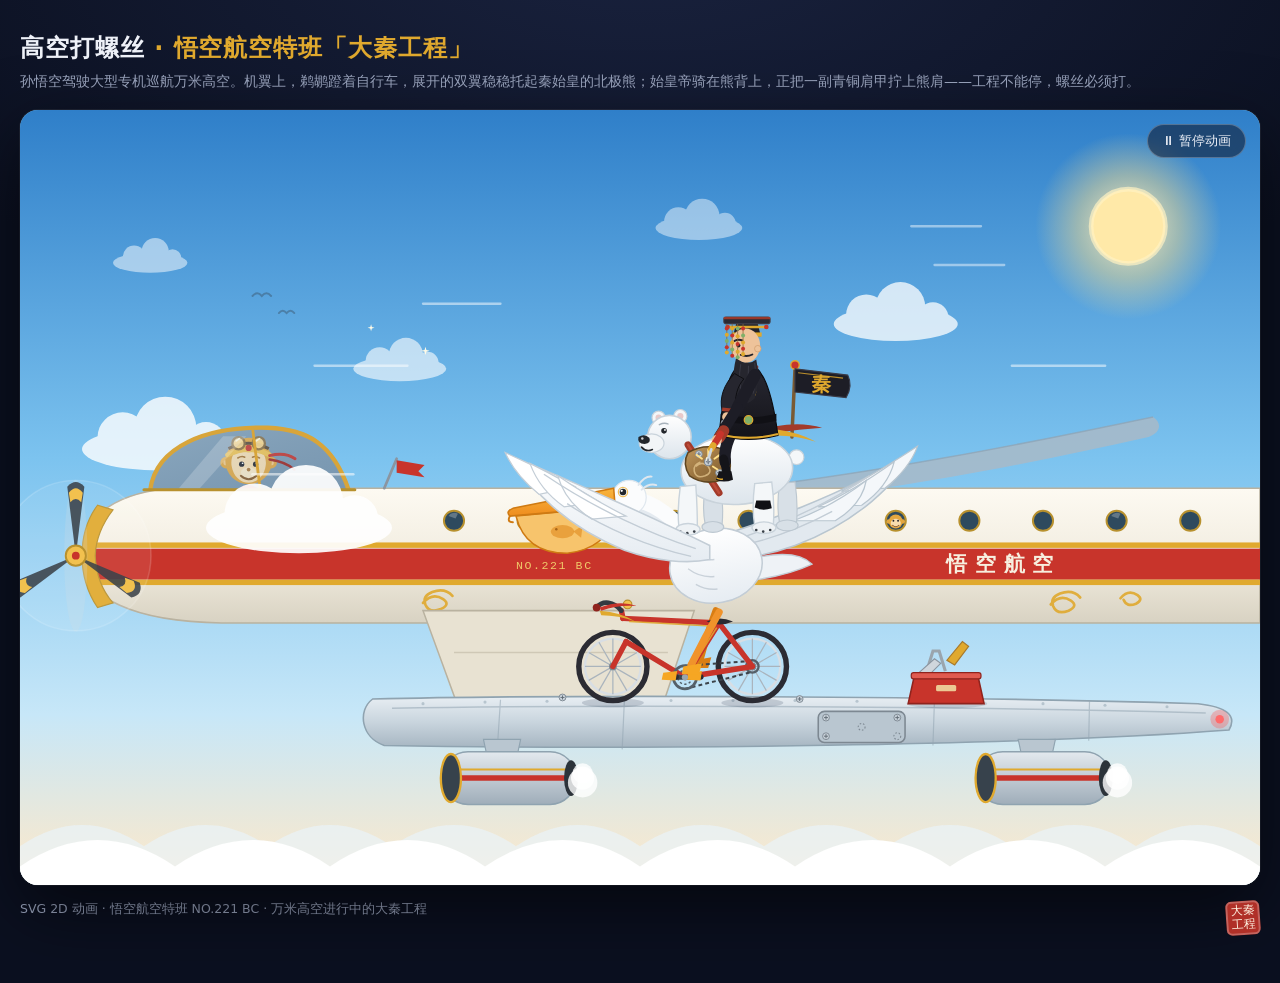
<file: qwen3.8-max/screws/index.html>
<!DOCTYPE html>
<html lang="zh-CN">
<head>
<meta charset="utf-8">
<meta name="viewport" content="width=device-width, initial-scale=1">
<title>高空打螺丝 · 悟空航空特班「大秦工程」</title>
<style>
  :root {
    --bg-1: #0b1020;
    --bg-2: #1a2340;
    --ink: #eef1f8;
    --muted: #9aa4bd;
    --gold: #e0a92e;
  }
  * { box-sizing: border-box; }
  html, body {
    margin: 0;
    min-height: 100%;
    background: radial-gradient(1200px 700px at 50% -10%, var(--bg-2), var(--bg-1) 70%);
    color: var(--ink);
    font-family: -apple-system, "PingFang SC", "Microsoft YaHei", system-ui, sans-serif;
  }
  body {
    display: flex;
    flex-direction: column;
    align-items: center;
    padding: 32px 20px 48px;
  }
  .stage {
    position: relative;
    width: min(1500px, 100%);
  }
  .frame {
    border-radius: 18px;
    overflow: hidden;
    box-shadow: 0 24px 70px rgba(0,0,0,.55), 0 0 0 1px rgba(255,255,255,.07);
    background: #7cc3ef;
  }
  svg { display: block; width: 100%; height: auto; }
  .hud {
    position: absolute;
    top: 14px;
    right: 14px;
    display: flex;
    gap: 8px;
  }
  .hud button {
    appearance: none;
    border: 1px solid rgba(255,255,255,.25);
    background: rgba(13, 20, 40, .55);
    color: var(--ink);
    font-size: 13px;
    padding: 7px 14px;
    border-radius: 999px;
    cursor: pointer;
    backdrop-filter: blur(6px);
    transition: background .15s, border-color .15s;
  }
  .hud button:hover { background: rgba(30, 44, 84, .75); border-color: var(--gold); }
  header { width: min(1500px, 100%); margin-bottom: 18px; }
  h1 { margin: 0; font-size: 24px; font-weight: 700; letter-spacing: .04em; }
  h1 .tag { color: var(--gold); }
  .sub { margin: 6px 0 0; color: var(--muted); font-size: 14px; line-height: 1.6; }
  footer {
    width: min(1500px, 100%);
    margin-top: 16px;
    color: var(--muted);
    font-size: 12.5px;
    display: flex;
    justify-content: space-between;
    gap: 12px;
    flex-wrap: wrap;
  }
  footer .seal {
    display: inline-flex;
    align-items: center;
    justify-content: center;
    width: 34px; height: 34px;
    border-radius: 6px;
    background: #b03028;
    color: #fff3e2;
    font-family: "Kaiti SC", "STKaiti", "Songti SC", serif;
    font-size: 12px;
    line-height: 1.15;
    text-align: center;
    letter-spacing: 0;
    box-shadow: inset 0 0 0 2px rgba(255,255,255,.25);
    transform: rotate(-4deg);
  }

  /* ---------- SVG 动画 ---------- */
  #scene * { transform-box: view-box; }

  #plane { transform-origin: 800px 560px; animation: bob 5.2s ease-in-out infinite; }
  @keyframes bob {
    0%, 100% { transform: translateY(0) rotate(-.3deg); }
    50%      { transform: translateY(-10px) rotate(.3deg); }
  }

  .drift { animation-name: drift; animation-timing-function: linear; animation-iteration-count: infinite; }
  @keyframes drift { from { transform: translateX(-340px); } to { transform: translateX(1960px); } }
  .dr1 { animation-duration: 30s;  animation-delay: -4s;  }
  .dr2 { animation-duration: 44s;  animation-delay: -18s; }
  .dr3 { animation-duration: 62s;  animation-delay: -33s; }
  .dr4 { animation-duration: 38s;  animation-delay: -26s; }
  .dr5 { animation-duration: 52s;  animation-delay: -9s;  }
  .dr6 { animation-duration: 70s;  animation-delay: -47s; }

  .sea-back  { animation: seaBack 26s linear infinite; }
  .sea-front { animation: seaFront 15s linear infinite; }
  @keyframes seaBack  { from { transform: translateX(0); } to { transform: translateX(160px); } }
  @keyframes seaFront { from { transform: translateX(0); } to { transform: translateX(200px); } }

  .sun-glow { transform-box: fill-box; transform-origin: center; animation: sunPulse 6s ease-in-out infinite; }
  @keyframes sunPulse { 0%,100% { opacity:.5; transform: scale(1);} 50% { opacity:.8; transform: scale(1.07);} }

  #prop { transform-origin: 72px 575px; animation: spin .12s linear infinite; }
  @keyframes spin { to { transform: rotate(360deg); } }

  #wheelF { transform-origin: 765px 598px; animation: spinCCW 1.1s linear infinite; }
  #wheelR { transform-origin: 945px 598px; animation: spinCCW 1.1s linear infinite; }
  @keyframes spinCCW { to { transform: rotate(-360deg); } }

  #crank { transform-origin: 858px 612px; animation: spinCCW 1.1s linear infinite; }
  .chain-run { stroke-dasharray: 5 4; animation: chainRun .3s linear infinite; }
  @keyframes chainRun { to { stroke-dashoffset: -18; } }

  #legNear { transform-origin: 902px 528px; animation: legSwing 1.1s ease-in-out infinite; }
  #legFar  { transform-origin: 898px 526px; animation: legSwing 1.1s ease-in-out -0.55s infinite; }
  @keyframes legSwing { 0%,100% { transform: rotate(-7deg);} 50% { transform: rotate(7deg);} }

  #wingNear { transform-origin: 890px 445px; animation: flapNear 3s ease-in-out infinite; }
  #wingFar  { transform-origin: 885px 440px; animation: flapNear 3s ease-in-out -1.5s infinite; }
  @keyframes flapNear { 0%,100% { transform: rotate(1.8deg);} 50% { transform: rotate(-1.8deg);} }

  #bear { animation: bearBob 2.6s ease-in-out infinite; }
  @keyframes bearBob { 0%,100% { transform: translateY(0);} 50% { transform: translateY(-4px);} }
  #qsg { animation: bearBob 2.6s ease-in-out .12s infinite; }

  #bearHead { transform-origin: 852px 318px; animation: headNod 3.4s ease-in-out infinite; }
  @keyframes headNod { 0%,100% { transform: rotate(1.6deg);} 50% { transform: rotate(-1.6deg);} }
  #bearTail { transform-origin: 996px 334px; animation: tailWag 1.7s ease-in-out infinite; }
  @keyframes tailWag { 0%,100% { transform: rotate(-8deg);} 50% { transform: rotate(8deg);} }

  #flag { transform-origin: 1000px 214px; animation: flagWave .9s ease-in-out infinite; }
  @keyframes flagWave {
    0%,100% { transform: rotate(-2.5deg) skewY(-1.2deg); }
    50%     { transform: rotate(2.5deg) skewY(1.6deg); }
  }

  #driveArm { transform-origin: 926px 264px; animation: driveArm .55s ease-in-out infinite; }
  @keyframes driveArm { 0%,100% { transform: rotate(-6deg);} 50% { transform: rotate(7deg);} }
  #screwTurn { transform-origin: 888px 334px; animation: spin .55s linear infinite; }
  .spark { transform-box: fill-box; transform-origin: center; animation: sparkPulse .55s ease-out infinite; }
  @keyframes sparkPulse {
    0%      { opacity: 0; transform: scale(.3); }
    40%     { opacity: 1; transform: scale(1.15); }
    70%,100%{ opacity: 0; transform: scale(.6); }
  }
  .glint { transform-box: fill-box; transform-origin: center; animation: glintTwinkle 2.4s ease-in-out infinite; }
  .glint.g2 { animation-delay: .9s; }
  @keyframes glintTwinkle { 0%,78%,100% { opacity:0; transform: scale(.4) rotate(0);} 86% { opacity:1; transform: scale(1) rotate(20deg);} 93% { opacity:.25; transform: scale(.7);} }

  #qsHead { transform-origin: 938px 206px; animation: headSway 4.2s ease-in-out infinite; }
  @keyframes headSway { 0%,100% { transform: rotate(-1.2deg);} 50% { transform: rotate(1.2deg);} }
  .bead { animation: beadSway 2.2s ease-in-out infinite; }
  .bead.b1 { transform-origin: 912px 156px; }
  .bead.b2 { transform-origin: 919px 156px; animation-delay: .12s; }
  .bead.b3 { transform-origin: 926px 156px; animation-delay: .24s; }
  .bead.b4 { transform-origin: 933px 156px; animation-delay: .36s; }
  @keyframes beadSway { 0%,100% { transform: rotate(-3deg);} 50% { transform: rotate(3.4deg);} }

  #wukongHead { animation: monBob 3.2s ease-in-out infinite; }
  @keyframes monBob { 0%,100% { transform: translateY(0);} 50% { transform: translateY(-3px);} }
  .wuk-eye { transform-box: fill-box; transform-origin: center; animation: blink 4.2s linear infinite; }
  @keyframes blink { 0%,90%,100% { transform: scaleY(1);} 93%,96% { transform: scaleY(.08);} }

  .ribbon { animation: ribbonWave .8s ease-in-out infinite; }
  @keyframes ribbonWave { 0%,100% { transform: rotate(-5deg);} 50% { transform: rotate(6deg);} }
  #rib1 { transform-origin: 748px 522px; }
  #rib2 { transform-origin: 748px 526px; animation-delay: .18s; }
  #wkRib1 { transform-origin: 322px 446px; }
  #wkRib2 { transform-origin: 322px 450px; animation-delay: .2s; }
  #pennant { transform-origin: 470px 452px; animation: ribbonWave 1s ease-in-out infinite; }
  #emperorRib1 { transform-origin: 975px 288px; }
  #emperorRib2 { transform-origin: 975px 292px; animation-delay: .22s; }

  #fish { transform-origin: 714px 424px; animation: fishWig 1.5s ease-in-out infinite; }
  @keyframes fishWig { 0%,100% { transform: rotate(-5deg);} 50% { transform: rotate(5deg);} }

  .puff { transform-box: fill-box; transform-origin: center; animation: puffFly 1.9s linear infinite; }
  .puff.p2 { animation-delay: .63s; }
  .puff.p3 { animation-delay: 1.26s; }
  @keyframes puffFly {
    0%   { transform: translate(0,0) scale(.35); opacity: .9; }
    100% { transform: translate(150px,-16px) scale(1.9); opacity: 0; }
  }

  .streak { animation: streakMove 1.4s linear infinite; }
  .streak.s2 { animation-delay: .35s; }
  .streak.s3 { animation-delay: .7s;  }
  .streak.s4 { animation-delay: 1.05s; }
  .streak.s5 { animation-delay: .5s; animation-duration: 1.7s; }
  .streak.s6 { animation-delay: .9s; animation-duration: 1.2s; }
  @keyframes streakMove {
    0%   { transform: translateX(-40px); opacity: 0; }
    15%  { opacity: .6; }
    85%  { opacity: .45; }
    100% { transform: translateX(300px); opacity: 0; }
  }

  .beacon { animation: beaconBlink 1.3s linear infinite; }
  @keyframes beaconBlink { 0%,44%,100% { opacity:.2;} 50%,62% { opacity:1;} }
  .cockpit-lamp { animation: lampBlink 1.1s steps(1) infinite; }
  .cockpit-lamp.l2 { animation-delay: .37s; }
  .cockpit-lamp.l3 { animation-delay: .74s; }
  @keyframes lampBlink { 0%,49% { opacity: 1; } 50%,100% { opacity: .25; } }

  svg.paused * { animation-play-state: paused !important; }
  @media (prefers-reduced-motion: reduce) {
    #scene * { animation: none !important; }
  }
</style>
</head>
<body>
<header>
  <h1>高空打螺丝 <span class="tag">· 悟空航空特班「大秦工程」</span></h1>
  <p class="sub">孙悟空驾驶大型专机巡航万米高空。机翼上，鹈鹕蹬着自行车，展开的双翼稳稳托起秦始皇的北极熊；始皇帝骑在熊背上，正把一副青铜肩甲拧上熊肩——工程不能停，螺丝必须打。</p>
</header>

<div class="stage">
  <div class="hud">
    <button id="btnPause" type="button">⏸ 暂停动画</button>
  </div>
  <div class="frame">
<svg id="scene" viewBox="0 0 1600 1000" xmlns="http://www.w3.org/2000/svg" role="img" aria-label="鹈鹕骑自行车在孙悟空驾驶的大飞机机翼上，展开翅膀托着北极熊，秦始皇骑在熊上打螺丝的 SVG 动画">
  <defs>
    <linearGradient id="skyG" x1="0" y1="0" x2="0" y2="1">
      <stop offset="0"   stop-color="#2f7fc9"/>
      <stop offset=".45" stop-color="#7cc3ef"/>
      <stop offset=".78" stop-color="#c7e7f8"/>
      <stop offset="1"   stop-color="#ffe9c9"/>
    </linearGradient>
    <radialGradient id="sunG" cx=".5" cy=".5" r=".5">
      <stop offset="0"   stop-color="#fff6d8" stop-opacity=".95"/>
      <stop offset=".55" stop-color="#ffe08a" stop-opacity=".45"/>
      <stop offset="1"   stop-color="#ffe08a" stop-opacity="0"/>
    </radialGradient>
    <linearGradient id="fuseG" x1="0" y1="0" x2="0" y2="1">
      <stop offset="0"   stop-color="#fdfaf2"/>
      <stop offset=".55" stop-color="#f1ecdf"/>
      <stop offset="1"   stop-color="#d8d2c2"/>
    </linearGradient>
    <linearGradient id="wingG" x1="0" y1="0" x2="0" y2="1">
      <stop offset="0"   stop-color="#e8eef3"/>
      <stop offset=".5"  stop-color="#c9d5de"/>
      <stop offset="1"   stop-color="#a7b6c2"/>
    </linearGradient>
    <linearGradient id="engineG" x1="0" y1="0" x2="0" y2="1">
      <stop offset="0"   stop-color="#e3e9ee"/>
      <stop offset="1"   stop-color="#9fadb9"/>
    </linearGradient>
    <linearGradient id="glassG" x1="0" y1="0" x2="1" y2="1">
      <stop offset="0" stop-color="#bfe6ff" stop-opacity=".85"/>
      <stop offset="1" stop-color="#5b93c2" stop-opacity=".55"/>
    </linearGradient>
    <linearGradient id="beakG" x1="0" y1="0" x2="0" y2="1">
      <stop offset="0" stop-color="#f8b53d"/>
      <stop offset="1" stop-color="#ef8d1e"/>
    </linearGradient>
    <linearGradient id="featherG" x1="0" y1="0" x2="0" y2="1">
      <stop offset="0" stop-color="#ffffff"/>
      <stop offset="1" stop-color="#e6ecf2"/>
    </linearGradient>
    <linearGradient id="bearG" x1="0" y1="0" x2="0" y2="1">
      <stop offset="0" stop-color="#ffffff"/>
      <stop offset="1" stop-color="#dde5ec"/>
    </linearGradient>
    <linearGradient id="bronzeG" x1="0" y1="0" x2="1" y2="1">
      <stop offset="0" stop-color="#c39a5e"/>
      <stop offset=".5" stop-color="#9a7440"/>
      <stop offset="1" stop-color="#7a5a2e"/>
    </linearGradient>
    <linearGradient id="robeG" x1="0" y1="0" x2="0" y2="1">
      <stop offset="0" stop-color="#2a2a34"/>
      <stop offset="1" stop-color="#131319"/>
    </linearGradient>
    <clipPath id="fuseClip">
      <path d="M 80 575 C 80 520 130 492 200 488 L 1600 488 L 1600 662 L 260 662 C 150 660 80 632 80 575 Z"/>
    </clipPath>
    <clipPath id="canopyClip">
      <path d="M 168 490 C 176 434 240 408 320 410 C 370 412 404 430 424 490 Z"/>
    </clipPath>
    <g id="cl1">
      <ellipse cx="80" cy="46" rx="80" ry="22"/>
      <circle cx="42" cy="34" r="26"/>
      <circle cx="86" cy="24" r="32"/>
      <circle cx="128" cy="38" r="20"/>
    </g>
    <g id="cl2">
      <ellipse cx="60" cy="34" rx="60" ry="16"/>
      <circle cx="34" cy="24" r="18"/>
      <circle cx="68" cy="16" r="22"/>
      <circle cx="96" cy="26" r="14"/>
    </g>
    <g id="screwShape">
      <circle r="4.4" fill="#c9d2da" stroke="#7d8892" stroke-width="1.2"/>
      <path d="M -2.6 0 H 2.6 M 0 -2.6 V 2.6" stroke="#5f6a74" stroke-width="1.2"/>
    </g>
    <g id="glintStar">
      <path d="M 0 -9 L 2 -2 L 9 0 L 2 2 L 0 9 L -2 2 L -9 0 L -2 -2 Z" fill="#fffbe8"/>
    </g>
  </defs>

  <!-- ================= 天空 ================= -->
  <rect width="1600" height="1000" fill="url(#skyG)"/>

  <g>
    <circle class="sun-glow" cx="1430" cy="150" r="120" fill="url(#sunG)"/>
    <circle cx="1430" cy="150" r="48" fill="#ffe9a8"/>
    <circle cx="1430" cy="150" r="48" fill="none" stroke="#fff3c4" stroke-width="6" opacity=".7"/>
  </g>

  <!-- 远云 -->
  <g class="drift dr3" opacity=".5"><g transform="translate(120,170) scale(.8)"><use href="#cl2" fill="#ffffff"/></g></g>
  <g class="drift dr6" opacity=".45"><g transform="translate(820,120) scale(.7)"><use href="#cl1" fill="#ffffff"/></g></g>
  <g class="drift dr5" opacity=".6"><g transform="translate(430,300) scale(1)"><use href="#cl2" fill="#ffffff"/></g></g>

  <!-- 远处小鸟 -->
  <g class="drift dr6" opacity=".5">
    <g transform="translate(300,240)" stroke="#3d5a73" stroke-width="2.5" fill="none" stroke-linecap="round">
      <path d="M 0 0 q 6 -7 12 0 q 6 -7 12 0"/>
      <path d="M 34 22 q 5 -6 10 0 q 5 -6 10 0"/>
    </g>
  </g>

  <!-- 中景云 -->
  <g class="drift dr2" opacity=".8"><g transform="translate(80,380) scale(1.25)"><use href="#cl1" fill="#ffffff"/></g></g>
  <g class="drift dr4" opacity=".75"><g transform="translate(1050,230) scale(1)"><use href="#cl1" fill="#ffffff"/></g></g>

  <!-- 风线（远景） -->
  <g stroke="#ffffff" stroke-linecap="round" fill="none">
    <path class="streak s5" d="M 380 330 h 120" stroke-width="3" opacity=".5"/>
    <path class="streak s6" d="M 1180 200 h 90"  stroke-width="3" opacity=".45"/>
  </g>

  <!-- ================= 飞机 ================= -->
  <g id="plane">

    <!-- 远侧机翼（透视） -->
    <path d="M 900 492 C 1100 470 1300 430 1462 396 C 1474 404 1472 416 1456 422 C 1280 462 1080 498 920 512 Z"
          fill="#a9bac8" opacity=".85"/>
    <path d="M 900 492 C 1100 470 1300 430 1462 396" fill="none" stroke="#8fa3b2" stroke-width="2" opacity=".7"/>

    <!-- 机身 -->
    <path d="M 80 575 C 80 520 130 492 200 488 L 1600 488 L 1600 662 L 260 662 C 150 660 80 632 80 575 Z"
          fill="url(#fuseG)" stroke="#b9b2a0" stroke-width="2"/>
    <g clip-path="url(#fuseClip)">
      <rect x="60" y="566" width="1560" height="40" fill="#c8342b"/>
      <rect x="60" y="558" width="1560" height="7" fill="#e0a92e"/>
      <rect x="60" y="606" width="1560" height="7" fill="#e0a92e"/>
      <!-- 机身祥雲纹 -->
      <g fill="none" stroke="#e0a92e" stroke-width="3.5" stroke-linecap="round" opacity=".9">
        <path d="M 1330 638 q 12 -14 26 -5 q 10 7 -3 13 q -15 6 -20 -6 q -4 -11 9 -16 q 16 -6 26 5"/>
        <path d="M 1420 630 q 10 -12 22 -4 q 8 6 -2 11 q -12 5 -16 -5"/>
        <path d="M 520 636 q 12 -14 26 -5 q 10 7 -3 13 q -15 6 -20 -6 q -4 -11 9 -16 q 16 -6 26 5"/>
      </g>
      <text x="1195" y="595" font-family="'Kaiti SC','STKaiti','Songti SC',serif" font-size="27" font-weight="bold"
            fill="#f7efdf" letter-spacing="10">悟空航空</text>
      <text x="640" y="592" font-family="ui-monospace,Menlo,monospace" font-size="15" fill="#f0c96a" letter-spacing="2">NO.221 BC</text>
    </g>

    <!-- 舷窗（含猴子分身乘客） -->
    <g>
      <g fill="#2e4a5e" stroke="#b8912e" stroke-width="2.5">
        <circle cx="560" cy="530" r="13"/><circle cx="655" cy="530" r="13"/><circle cx="750" cy="530" r="13"/>
        <circle cx="845" cy="530" r="13"/><circle cx="940" cy="530" r="13"/><circle cx="1035" cy="530" r="13"/>
        <circle cx="1130" cy="530" r="13"/><circle cx="1225" cy="530" r="13"/><circle cx="1320" cy="530" r="13"/>
        <circle cx="1415" cy="530" r="13"/><circle cx="1510" cy="530" r="13"/>
      </g>
      <g fill="#ffffff" opacity=".25">
        <path d="M 553 524 a 9 9 0 0 1 12 -3 l -3 6 Z"/><path d="M 1028 524 a 9 9 0 0 1 12 -3 l -3 6 Z"/>
        <path d="M 1408 524 a 9 9 0 0 1 12 -3 l -3 6 Z"/>
      </g>
      <!-- 猴子分身 1 -->
      <g>
        <circle cx="1130" cy="531" r="9" fill="#e3a63f"/>
        <circle cx="1121" cy="531" r="3" fill="#e3a63f"/><circle cx="1139" cy="531" r="3" fill="#e3a63f"/>
        <ellipse cx="1130" cy="533" rx="6.5" ry="5.5" fill="#f8dcae"/>
        <circle cx="1127" cy="530" r="1.2" fill="#23232b"/><circle cx="1133" cy="530" r="1.2" fill="#23232b"/>
        <path d="M 1126 536 q 4 3.4 8 0" stroke="#8a5a2a" stroke-width="1.4" fill="none" stroke-linecap="round"/>
      </g>
      <!-- 猴子分身 2 -->
      <g>
        <circle cx="750" cy="531" r="9" fill="#e3a63f"/>
        <circle cx="741" cy="531" r="3" fill="#e3a63f"/><circle cx="759" cy="531" r="3" fill="#e3a63f"/>
        <ellipse cx="750" cy="533" rx="6.5" ry="5.5" fill="#f8dcae"/>
        <circle cx="747" cy="530" r="1.2" fill="#23232b"/><circle cx="753" cy="530" r="1.2" fill="#23232b"/>
        <path d="M 746 536 q 4 3.4 8 0" stroke="#8a5a2a" stroke-width="1.4" fill="none" stroke-linecap="round"/>
      </g>
    </g>

    <!-- 机头金色鼻锥 + 天线小旗 -->
    <path d="M 80 575 C 80 548 88 526 100 510 L 120 516 C 106 534 98 553 97 575 C 98 598 106 620 120 636 L 100 642 C 88 624 80 602 80 575 Z"
          fill="#e0a92e" stroke="#b8912e" stroke-width="1.5"/>
    <g>
      <path d="M 470 488 L 486 450" stroke="#8b95a0" stroke-width="3.5" stroke-linecap="round"/>
      <path id="pennant" d="M 486 452 L 522 458 L 514 466 L 522 474 L 486 468 Z" fill="#c8342b"/>
    </g>

    <!-- 驾驶舱：孙悟空 -->
    <g clip-path="url(#canopyClip)">
      <rect x="150" y="400" width="300" height="110" fill="#7d97ad"/>
      <!-- 尾巴 -->
      <path d="M 336 546 q 30 6 24 -20 q -3 -16 -18 -10" fill="none" stroke="#e3a63f" stroke-width="6" stroke-linecap="round"/>
      <!-- 身体 -->
      <path d="M 262 548 C 264 505 276 486 295 484 C 314 486 327 505 330 548 Z" fill="#c8342b"/>
      <path d="M 268 528 h 56" stroke="#e0a92e" stroke-width="6"/>
      <ellipse cx="296" cy="504" rx="14" ry="12" fill="#f3d9a4"/>
      <!-- 操纵杆 + 手 -->
      <path d="M 356 556 L 342 514" stroke="#5c6670" stroke-width="5.5" stroke-linecap="round"/>
      <circle cx="341" cy="512" r="6.5" fill="#8f231d"/>
      <path d="M 318 500 Q 334 506 340 513" fill="none" stroke="#c8342b" stroke-width="12" stroke-linecap="round"/>
      <circle cx="342" cy="514" r="7" fill="#e3a63f"/>
      <!-- 仪表盘 -->
      <rect x="196" y="506" width="86" height="30" rx="8" fill="#333f4c" stroke="#5c6670" stroke-width="2"/>
      <circle class="cockpit-lamp"    cx="214" cy="521" r="4.5" fill="#ff5b5b"/>
      <circle class="cockpit-lamp l2" cx="238" cy="521" r="4.5" fill="#5bff8f"/>
      <circle class="cockpit-lamp l3" cx="262" cy="521" r="4.5" fill="#ffd25b"/>
      <!-- 猴头 -->
      <g id="wukongHead">
        <circle cx="266" cy="455" r="7.5" fill="#e3a63f"/><circle cx="324" cy="455" r="7.5" fill="#e3a63f"/>
        <circle cx="266" cy="455" r="3.5" fill="#f3c98a"/><circle cx="324" cy="455" r="3.5" fill="#f3c98a"/>
        <circle cx="295" cy="453" r="30" fill="#e3a63f"/>
        <path d="M 295 435 C 279 433 271 446 273 459 C 275 473 285 481 295 481 C 305 481 315 473 317 459 C 319 446 311 433 295 435 Z" fill="#f8dcae"/>
        <g class="wuk-eye">
          <circle cx="286" cy="457" r="3.4" fill="#23232b"/><circle cx="304" cy="457" r="3.4" fill="#23232b"/>
          <circle cx="287.2" cy="455.8" r="1.1" fill="#fff"/><circle cx="305.2" cy="455.8" r="1.1" fill="#fff"/>
        </g>
        <path d="M 281 449 q 5 -3 9 -1 M 300 448 q 4 -2 9 1" stroke="#a8722e" stroke-width="2" fill="none" stroke-linecap="round"/>
        <ellipse cx="295" cy="468" rx="10" ry="7" fill="#fbe7c4"/>
        <circle cx="295" cy="464" r="2.4" fill="#b07a3a"/>
        <path d="M 285 472 Q 295 481 305 472" stroke="#8a5a2a" stroke-width="2.6" fill="none" stroke-linecap="round"/>
        <!-- 金箍 -->
        <path d="M 268 445 Q 295 431 322 445" stroke="#f2c14e" stroke-width="6.5" fill="none" stroke-linecap="round"/>
        <circle cx="295" cy="436" r="5" fill="#c8342b" stroke="#f2c14e" stroke-width="2"/>
        <!-- 头带飘尾 -->
        <path id="wkRib1" d="M 322 446 q 20 -5 33 4"  stroke="#c8342b" stroke-width="3.6" fill="none" stroke-linecap="round" class="ribbon"/>
        <path id="wkRib2" d="M 322 451 q 21 3 32 13"  stroke="#a3251f" stroke-width="3" fill="none" stroke-linecap="round" class="ribbon"/>
        <!-- 飞行员风镜 -->
        <path d="M 269 437 Q 295 423 321 437" stroke="#5a4632" stroke-width="4" fill="none"/>
        <circle cx="282" cy="430" r="8" fill="#ffd98a" opacity=".92" stroke="#8a6a3a" stroke-width="3"/>
        <circle cx="308" cy="430" r="8" fill="#ffd98a" opacity=".92" stroke="#8a6a3a" stroke-width="3"/>
        <path d="M 279 427 l 4 -3 M 305 427 l 4 -3" stroke="#fff7dd" stroke-width="2" stroke-linecap="round"/>
      </g>
    </g>
    <!-- 座舱玻璃 -->
    <path d="M 168 490 C 176 434 240 408 320 410 C 370 412 404 430 424 490 Z" fill="url(#glassG)" opacity=".25"/>
    <path d="M 205 488 L 262 421 L 292 421 L 232 488 Z" fill="#ffffff" opacity=".2"/>
    <path d="M 168 490 C 176 434 240 408 320 410 C 370 412 404 430 424 490" fill="none" stroke="#d8a53a" stroke-width="5.5"/>
    <path d="M 300 410 L 310 490" stroke="#d8a53a" stroke-width="3.5"/>
    <path d="M 160 490 H 432" stroke="#b8912e" stroke-width="4" stroke-linecap="round"/>

    <!-- 螺旋桨（金箍棒桨毂） -->
    <ellipse cx="72" cy="575" rx="15" ry="98" fill="#cfd8de" opacity=".22"/>
    <circle cx="72" cy="575" r="97" fill="#ffffff" opacity=".07"/>
    <circle cx="72" cy="575" r="97" fill="none" stroke="#ffffff" stroke-width="2" opacity=".16"/>
    <g id="prop">
      <g fill="#3c434a" opacity=".88">
        <path d="M 72 575 L 61 486 Q 72 474 83 486 Z"/>
        <path d="M 72 575 L 61 486 Q 72 474 83 486 Z" transform="rotate(120 72 575)"/>
        <path d="M 72 575 L 61 486 Q 72 474 83 486 Z" transform="rotate(240 72 575)"/>
      </g>
      <g fill="#f2c14e">
        <path d="M 63 494 Q 72 482 81 494 L 79 506 Q 72 498 65 506 Z"/>
        <path d="M 63 494 Q 72 482 81 494 L 79 506 Q 72 498 65 506 Z" transform="rotate(120 72 575)"/>
        <path d="M 63 494 Q 72 482 81 494 L 79 506 Q 72 498 65 506 Z" transform="rotate(240 72 575)"/>
      </g>
    </g>
    <circle cx="72" cy="575" r="13" fill="#f2c14e" stroke="#b8912e" stroke-width="2.5"/>
    <circle cx="72" cy="575" r="5" fill="#c8342b"/>

    <!-- 翼根整流罩：连接机腹与主机翼 -->
    <path d="M 520 646 L 870 646 L 828 772 L 566 772 Z" fill="#e8e2d2" stroke="#b9b2a0" stroke-width="2"/>
    <path d="M 560 700 H 836" stroke="#c9c2b0" stroke-width="2" opacity=".8"/>
    <g transform="translate(0,120)">
    <!-- ================= 主机翼 ================= -->
    <path d="M 455 640 C 700 634 1200 636 1520 646 Q 1576 652 1560 680 C 1300 700 800 706 470 700 C 440 690 435 655 455 640 Z"
          fill="url(#wingG)" stroke="#8fa3b0" stroke-width="2"/>
    <!-- 翼面细节 -->
    <g stroke="#93a5b2" opacity=".55" fill="none">
      <path d="M 480 652 C 720 647 1200 649 1530 658" stroke-width="2"/>
      <path d="M 620 641 L 616 702 M 780 638 L 777 705 M 1180 640 L 1178 700 M 1380 643 L 1379 694" stroke-width="1.6"/>
    </g>
    <g fill="#8fa3b0" opacity=".5">
      <circle cx="520" cy="646" r="2"/><circle cx="600" cy="644" r="2"/><circle cx="680" cy="643" r="2"/>
      <circle cx="760" cy="642" r="2"/><circle cx="840" cy="642" r="2"/><circle cx="920" cy="642" r="2"/>
      <circle cx="1000" cy="642" r="2"/><circle cx="1080" cy="643" r="2"/><circle cx="1160" cy="644" r="2"/>
      <circle cx="1240" cy="645" r="2"/><circle cx="1320" cy="646" r="2"/><circle cx="1400" cy="648" r="2"/>
      <circle cx="1480" cy="650" r="2"/>
    </g>
    <!-- 维护舱盖（已修补） -->
    <g>
      <rect x="1030" y="656" width="112" height="40" rx="8" fill="#b9c6d0" stroke="#7d8892" stroke-width="2"/>
      <use href="#screwShape" x="1040" y="664"/><use href="#screwShape" x="1132" y="664"/>
      <use href="#screwShape" x="1040" y="688"/>
      <circle cx="1132" cy="688" r="4.4" fill="none" stroke="#7d8892" stroke-width="1.4" stroke-dasharray="2 2.4"/>
      <circle cx="1086" cy="676" r="4.4" fill="none" stroke="#7d8892" stroke-width="1.4" stroke-dasharray="2 2.4"/>
    </g>
    <!-- 翼尖航行灯 -->
    <circle class="beacon" cx="1548" cy="666" r="12" fill="#ff4d4d" opacity=".3"/>
    <circle class="beacon" cx="1548" cy="666" r="5.5" fill="#ff6b6b"/>
    <!-- 散落螺丝 -->
    <use href="#screwShape" x="700" y="638"/><use href="#screwShape" x="1006" y="640"/>

    <!-- 工具箱 -->
    <g>
      <ellipse cx="1196" cy="646" rx="52" ry="6" fill="#33445a" opacity=".18"/>
      <path d="M 1170 604 L 1178 578 L 1186 578 L 1194 604" fill="none" stroke="#9aa5ad" stroke-width="4"/>
      <path d="M 1160 606 L 1180 588 L 1188 594 L 1170 612 Z" fill="#cfd6dc" stroke="#8b95a0" stroke-width="1.5"/>
      <path d="M 1196 590 L 1216 566 L 1224 572 L 1206 596 Z" fill="#e0a92e" stroke="#a8792a" stroke-width="1.5"/>
      <path d="M 1146 646 L 1244 646 L 1236 610 L 1154 610 Z" fill="#c8342b" stroke="#8f231d" stroke-width="2"/>
      <rect x="1150" y="606" width="90" height="8" rx="3" fill="#e05a4f" stroke="#8f231d" stroke-width="1.5"/>
      <rect x="1182" y="622" width="26" height="8" rx="2" fill="#f0d9a0" opacity=".9"/>
    </g>

    <!-- 发动机 ×2（祥云尾喷） -->
    <g>
      <path d="M 598 692 L 646 692 L 640 720 L 604 720 Z" fill="#b9c6d0" stroke="#8fa3b0" stroke-width="1.5"/>
      <rect x="545" y="708" width="172" height="68" rx="33" fill="url(#engineG)" stroke="#8fa3b0" stroke-width="2"/>
      <path d="M 560 742 H 706" stroke="#c8342b" stroke-width="7"/>
      <path d="M 560 731 H 706" stroke="#e0a92e" stroke-width="2.5"/>
      <ellipse cx="556" cy="742" rx="13" ry="31" fill="#37424c"/>
      <ellipse cx="556" cy="742" rx="13" ry="31" fill="none" stroke="#e0a92e" stroke-width="3"/>
      <ellipse cx="711" cy="742" rx="9" ry="23" fill="#2c333a"/>
      <g fill="#ffffff">
        <circle class="puff"    cx="726" cy="742" r="15" opacity=".85"/>
        <circle class="puff p2" cx="726" cy="748" r="19" opacity=".8"/>
        <circle class="puff p3" cx="726" cy="736" r="13" opacity=".8"/>
      </g>
    </g>
    <g>
      <path d="M 1288 692 L 1336 692 L 1330 720 L 1294 720 Z" fill="#b9c6d0" stroke="#8fa3b0" stroke-width="1.5"/>
      <rect x="1235" y="708" width="172" height="68" rx="33" fill="url(#engineG)" stroke="#8fa3b0" stroke-width="2"/>
      <path d="M 1250 742 H 1396" stroke="#c8342b" stroke-width="7"/>
      <path d="M 1250 731 H 1396" stroke="#e0a92e" stroke-width="2.5"/>
      <ellipse cx="1246" cy="742" rx="13" ry="31" fill="#37424c"/>
      <ellipse cx="1246" cy="742" rx="13" ry="31" fill="none" stroke="#e0a92e" stroke-width="3"/>
      <ellipse cx="1401" cy="742" rx="9" ry="23" fill="#2c333a"/>
      <g fill="#ffffff">
        <circle class="puff"    cx="1416" cy="742" r="15" opacity=".85"/>
        <circle class="puff p2" cx="1416" cy="748" r="19" opacity=".8"/>
        <circle class="puff p3" cx="1416" cy="736" r="13" opacity=".8"/>
      </g>
    </g>
    </g>

    <!-- ================= 鹈鹕 + 自行车 ================= -->
    <g id="stack" transform="translate(0,120)">
      <!-- 阴影 -->
      <ellipse cx="765" cy="645" rx="40" ry="6" fill="#33445a" opacity=".2"/>
      <ellipse cx="945" cy="645" rx="40" ry="6" fill="#33445a" opacity=".2"/>

      <!-- 鹈鹕远侧翅膀（托熊平台·后） -->
      <g id="wingFar">
        <path d="M 885 435 C 950 415 1060 380 1155 318 C 1132 362 1080 412 1000 442 C 950 460 910 461 885 455 Z"
              fill="#e2e9ef" stroke="#b9c6d0" stroke-width="2"/>
        <g fill="#f4f7fa" stroke="#b9c6d0" stroke-width="1.6">
          <path d="M 1060 372 C 1100 352 1130 332 1158 314 C 1150 336 1136 352 1116 368 Z"/>
          <path d="M 1030 392 C 1070 374 1100 354 1128 334 C 1122 358 1106 376 1086 390 Z"/>
          <path d="M 998 410 C 1036 396 1066 378 1092 358 C 1088 380 1072 398 1052 410 Z"/>
        </g>
        <g fill="none" stroke="#c3cdd6" stroke-width="1.8">
          <path d="M 905 440 C 960 424 1030 396 1096 352"/>
          <path d="M 902 448 C 950 440 1000 424 1048 398"/>
        </g>
      </g>

      <!-- 鹈鹕远侧腿 -->
      <g id="legFar">
        <path d="M 898 526 Q 886 558 878 588" fill="none" stroke="#d97e14" stroke-width="9" stroke-linecap="round"/>
        <path d="M 870 590 L 892 586 L 888 600 L 868 600 Z" fill="#d97e14"/>
      </g>

      <!-- 自行车 -->
      <g id="bike">
        <!-- 后轮 -->
        <g id="wheelR">
          <circle cx="945" cy="598" r="44" fill="none" stroke="#2b2b33" stroke-width="7"/>
          <circle cx="945" cy="598" r="36" fill="none" stroke="#d8dee4" stroke-width="3"/>
          <g stroke="#aab4bd" stroke-width="1.6">
            <path d="M 909 598 H 981"/>
            <path d="M 913.8 580 L 976.2 616"/><path d="M 913.8 616 L 976.2 580"/>
            <path d="M 927 566.8 L 963 629.2"/><path d="M 927 629.2 L 963 566.8"/>
            <path d="M 945 562 V 634"/>
          </g>
        </g>
        <!-- 前轮 -->
        <g id="wheelF">
          <circle cx="765" cy="598" r="44" fill="none" stroke="#2b2b33" stroke-width="7"/>
          <circle cx="765" cy="598" r="36" fill="none" stroke="#d8dee4" stroke-width="3"/>
          <g stroke="#aab4bd" stroke-width="1.6">
            <path d="M 729 598 H 801"/>
            <path d="M 733.8 580 L 796.2 616"/><path d="M 733.8 616 L 796.2 580"/>
            <path d="M 747 566.8 L 783 629.2"/><path d="M 747 629.2 L 783 566.8"/>
            <path d="M 765 562 V 634"/>
          </g>
        </g>
        <circle cx="945" cy="598" r="5" fill="#7d8892"/><circle cx="765" cy="598" r="5" fill="#7d8892"/>
        <!-- 后链轮 + 链条 -->
        <circle cx="945" cy="598" r="8" fill="none" stroke="#556069" stroke-width="3"/>
        <path d="M 858 597 L 945 591" stroke="#3c434a" stroke-width="2.6" class="chain-run"/>
        <path d="M 858 627 L 945 605" stroke="#3c434a" stroke-width="2.6" class="chain-run"/>
        <!-- 车架 -->
        <g stroke="#c8342b" stroke-width="7" stroke-linecap="round" fill="none">
          <path d="M 858 612 L 945 598"/>            <!-- 后下叉 -->
          <path d="M 902 542 L 945 598"/>            <!-- 后上叉 -->
          <path d="M 858 612 L 902 542"/>            <!-- 座管 -->
          <path d="M 858 612 L 782 566"/>            <!-- 下管 -->
          <path d="M 902 542 L 778 536"/>            <!-- 上管 -->
          <path d="M 782 566 L 765 598"/>            <!-- 前叉 -->
          <path d="M 778 536 L 776 526"/>            <!-- 把立 -->
        </g>
        <g stroke="#e0a92e" stroke-width="2" fill="none" opacity=".9">
          <path d="M 862 606 L 899 548"/><path d="M 897 546 L 786 540"/>
        </g>
        <!-- 车把 + 铃铛 + 飘带 -->
        <path d="M 776 526 C 766 514 752 512 744 522" fill="none" stroke="#333a41" stroke-width="6" stroke-linecap="round"/>
        <circle cx="744" cy="522" r="5" fill="#8f231d"/>
        <circle cx="784" cy="518" r="5.5" fill="#f2c14e" stroke="#b8912e" stroke-width="1.5"/>
        <path id="rib1" d="M 748 522 q 26 -10 48 -2 q -24 -2 -46 6 Z" fill="#c8342b" class="ribbon"/>
        <path id="rib2" d="M 748 526 q 28 2 46 14 q -22 -8 -44 -8 Z" fill="#e0a92e" class="ribbon"/>
        <!-- 座垫 -->
        <path d="M 886 540 Q 902 532 920 540 Q 902 548 886 540 Z" fill="#2b2b33"/>
        <!-- 曲柄 + 踏板 + 蹼足 -->
        <g id="crank">
          <circle cx="858" cy="612" r="15" fill="none" stroke="#556069" stroke-width="3.5"/>
          <circle cx="858" cy="612" r="9" fill="none" stroke="#556069" stroke-width="2" stroke-dasharray="3 3"/>
          <path d="M 858 612 L 842 612" stroke="#3c434a" stroke-width="6" stroke-linecap="round"/>
          <path d="M 858 612 L 874 612" stroke="#3c434a" stroke-width="6" stroke-linecap="round"/>
          <rect x="834" y="608" width="16" height="7" rx="3" fill="#2b2b33"/>
          <rect x="866" y="608" width="16" height="7" rx="3" fill="#2b2b33"/>
          <path d="M 830 606 L 848 604 L 846 616 L 828 615 Z" fill="#f6a623"/>
          <path d="M 862 606 L 880 604 L 878 616 L 860 615 Z" fill="#f6a623"/>
        </g>
        <circle cx="858" cy="612" r="4" fill="#9aa5ad"/>
      </g>

      <!-- 鹈鹕近侧腿 -->
      <g id="legNear">
        <path d="M 902 528 Q 884 560 866 596" fill="none" stroke="#f0932b" stroke-width="9.5" stroke-linecap="round"/>
        <path d="M 856 598 L 880 594 L 876 608 L 854 608 Z" fill="#f6a623"/>
      </g>

      <!-- 鹈鹕身体 -->
      <g id="pelicanBody">
        <path d="M 948 458 Q 1002 446 1022 466 Q 992 480 950 486 Z" fill="#eef2f6" stroke="#c3cdd6" stroke-width="1.8"/>
        <ellipse cx="898" cy="468" rx="60" ry="48" transform="rotate(-10 898 468)" fill="url(#featherG)" stroke="#c3cdd6" stroke-width="2"/>
        <g fill="none" stroke="#aab6c2" stroke-width="1.8" opacity=".55">
          <path d="M 866 452 q 14 10 30 8"/>
          <path d="M 862 472 q 16 12 34 10"/>
          <path d="M 872 492 q 14 8 28 6"/>
        </g>
        <!-- 脖子 -->
        <path d="M 862 442 C 848 410 812 388 792 386" fill="none" stroke="#fbfcfd" stroke-width="27" stroke-linecap="round"/>
        <path d="M 858 452 C 845 422 815 400 796 397" fill="none" stroke="#dfe7ee" stroke-width="6" stroke-linecap="round" opacity=".8"/>
        <!-- 头 -->
        <circle cx="786" cy="380" r="22" fill="#fbfcfd" stroke="#dfe7ee" stroke-width="1.5"/>
        <g fill="none" stroke="#dfe7ee" stroke-width="2.4" stroke-linecap="round">
          <path d="M 798 364 q 8 -12 17 -11"/>
          <path d="M 802 370 q 10 -9 19 -6"/>
        </g>
        <circle cx="778" cy="373" r="6" fill="none" stroke="#f0c060" stroke-width="1.6"/>
        <circle cx="778" cy="373" r="4.2" fill="#22262b"/>
        <circle cx="776.4" cy="371.4" r="1.5" fill="#ffffff"/>
        <!-- 大喙 + 喉囊 -->
        <path d="M 768 392 L 640 404 Q 652 452 706 452 Q 756 446 768 404 Z" fill="#f7c46c" stroke="#cf7a12" stroke-width="2"/>
        <path d="M 766 368 L 636 394 Q 626 398 632 404 L 768 392 Z" fill="url(#beakG)" stroke="#cf7a12" stroke-width="2"/>
        <path d="M 632 404 q -4 8 4 8" fill="none" stroke="#cf7a12" stroke-width="2.5" stroke-linecap="round"/>
        <path d="M 700 380 q 26 -4 48 -6" fill="none" stroke="#cf7a12" stroke-width="1.6" opacity=".7"/>
        <!-- 喉囊里的鱼 -->
        <g id="fish">
          <ellipse cx="700" cy="424" rx="15" ry="8.5" fill="#e08a1e" opacity=".6"/>
          <path d="M 714 424 L 726 416 L 724 432 Z" fill="#e08a1e" opacity=".6"/>
          <circle cx="692" cy="421" r="1.6" fill="#8a4a08" opacity=".7"/>
        </g>
      </g>

      <!-- ================= 北极熊 ================= -->
      <g id="bear">
        <!-- 远侧腿 -->
        <path d="M 884 366 Q 880 394 884 414 L 906 414 Q 908 390 904 364 Z" fill="#d8e0e7" stroke="#bcc7d0" stroke-width="1.5"/>
        <ellipse cx="894" cy="418" rx="14" ry="7" fill="#d8e0e7" stroke="#bcc7d0" stroke-width="1.5"/>
        <path d="M 980 362 Q 976 392 980 412 L 1002 412 Q 1004 388 1000 360 Z" fill="#d8e0e7" stroke="#bcc7d0" stroke-width="1.5"/>
        <ellipse cx="990" cy="416" rx="14" ry="7" fill="#d8e0e7" stroke="#bcc7d0" stroke-width="1.5"/>
        <!-- 尾巴 -->
        <g id="bearTail"><circle cx="1002" cy="328" r="9.5" fill="#f4f7f9" stroke="#c9d3db" stroke-width="1.5"/></g>
        <!-- 身体 -->
        <ellipse cx="925" cy="344" rx="72" ry="45" transform="rotate(-3 925 344)" fill="url(#bearG)" stroke="#c9d3db" stroke-width="2"/>
        <g fill="none" stroke="#c9d3db" stroke-width="2" opacity=".8">
          <path d="M 895 302 q 6 -6 12 0"/><path d="M 920 299 q 6 -6 12 0"/><path d="M 948 301 q 6 -6 12 0"/>
        </g>
        <!-- 秦字旗 -->
        <g>
          <path d="M 996 302 L 1000 214" stroke="#7a5a33" stroke-width="4.5" stroke-linecap="round"/>
          <circle cx="1000" cy="209" r="5.5" fill="#c8342b" stroke="#e0a92e" stroke-width="1.8"/>
          <g id="flag">
            <path d="M 1000 214 L 1068 222 Q 1075 236 1066 251 L 1000 244 Z" fill="#1d1d26" stroke="#3a3a46" stroke-width="1.5"/>
            <path d="M 1004 219 L 1062 226" stroke="#e0a92e" stroke-width="1.4" opacity=".8"/>
            <text x="1020" y="243" font-family="'Kaiti SC','STKaiti','Songti SC',serif" font-size="26" font-weight="bold" fill="#e0a92e">秦</text>
          </g>
        </g>
        <!-- 近侧腿 -->
        <path d="M 852 366 Q 848 396 850 416 L 874 418 Q 874 392 872 364 Z" fill="#f4f7f9" stroke="#c9d3db" stroke-width="1.8"/>
        <ellipse cx="862" cy="421" rx="15.5" ry="7.5" fill="#eef2f5" stroke="#c9d3db" stroke-width="1.8"/>
        <g fill="#3a4149"><circle cx="852" cy="424" r="1.7"/><circle cx="861" cy="426" r="1.7"/><circle cx="870" cy="424" r="1.7"/></g>
        <path d="M 948 362 Q 944 394 948 416 L 972 416 Q 974 390 970 360 Z" fill="#f4f7f9" stroke="#c9d3db" stroke-width="1.8"/>
        <ellipse cx="960" cy="419" rx="15.5" ry="7.5" fill="#eef2f5" stroke="#c9d3db" stroke-width="1.8"/>
        <g fill="#3a4149"><circle cx="950" cy="422" r="1.7"/><circle cx="959" cy="424" r="1.7"/><circle cx="968" cy="422" r="1.7"/></g>
        <!-- 头 -->
        <g id="bearHead">
          <circle cx="824" cy="277" r="8.5" fill="#f4f7f9" stroke="#c9d3db" stroke-width="1.5"/>
          <circle cx="824" cy="277" r="4" fill="#e8c9c9"/>
          <circle cx="852" cy="275" r="8.5" fill="#f4f7f9" stroke="#c9d3db" stroke-width="1.5"/>
          <circle cx="852" cy="275" r="4" fill="#e8c9c9"/>
          <circle cx="838" cy="302" r="28" fill="url(#bearG)" stroke="#c9d3db" stroke-width="2"/>
          <ellipse cx="815" cy="310" rx="16" ry="12" fill="#f2f5f7" stroke="#c9d3db" stroke-width="1.5"/>
          <path d="M 798 302 q 8 -5 14 1 q 3 7 -6 8 q -10 0 -8 -9 Z" fill="#23272c"/>
          <circle cx="803" cy="304" r="1.6" fill="#ffffff" opacity=".8"/>
          <path d="M 802 315 q 6 7 14 3" fill="none" stroke="#23272c" stroke-width="2" stroke-linecap="round"/>
          <circle cx="831" cy="294" r="3.6" fill="#23272c"/>
          <circle cx="832.2" cy="292.8" r="1.2" fill="#ffffff"/>
          <path d="M 825 286 q 6 -3 11 -1" stroke="#a7b2bb" stroke-width="2" fill="none" stroke-linecap="round"/>
        </g>
        <!-- 红色挽带（熊胸） -->
        <path d="M 862 312 L 902 374" stroke="#a33a2a" stroke-width="9" stroke-linecap="round"/>
        <path d="M 862 312 L 902 374" stroke="#c8523f" stroke-width="3" stroke-linecap="round" opacity=".7"/>
        <!-- 青铜肩甲（正在被打螺丝） -->
        <g id="shoulderPlate">
          <path d="M 862 322 Q 886 308 912 320 Q 922 340 910 356 Q 884 366 864 352 Q 854 336 862 322 Z"
                fill="url(#bronzeG)" stroke="#5f4520" stroke-width="2"/>
          <path d="M 872 340 q 8 -8 16 0 q 6 8 -4 12 q -12 4 -14 -6 q -2 -8 8 -12" fill="none" stroke="#e0c088" stroke-width="2" opacity=".8"/>
          <use href="#screwShape" x="876" y="324"/>
          <use href="#screwShape" x="902" y="348"/>
          <use href="#glintStar" class="glint" x="872" y="318" transform="scale(.6)" style="transform-box:fill-box"/>
          <!-- 正在拧的螺丝 -->
          <g id="screwTurn">
            <circle cx="888" cy="334" r="5" fill="#c9d2da" stroke="#7d8892" stroke-width="1.3"/>
            <path d="M 885 334 H 891 M 888 331 V 337" stroke="#5f6a74" stroke-width="1.3"/>
          </g>
          <!-- 火花 -->
          <g class="spark">
            <path d="M 888 326 L 888 318 M 896 330 L 903 325 M 880 330 L 873 325 M 894 340 L 900 344"
                  stroke="#ffe08a" stroke-width="2.4" stroke-linecap="round"/>
            <circle cx="888" cy="330" r="3" fill="#fff6d8"/>
          </g>
          <use href="#glintStar" class="glint g2" x="906" y="322" transform="scale(.5)" style="transform-box:fill-box"/>
        </g>
      </g>

      <!-- ================= 秦始皇 ================= -->
      <g id="qsg">
        <!-- 远侧靴（熊腹下露出） -->
        <path d="M 950 384 L 968 384 L 970 394 Q 958 398 948 393 Z" fill="#101015"/>
        <!-- 袍摆飘带 -->
        <path id="emperorRib1" d="M 975 288 q 34 -6 60 2 q -30 2 -58 6 Z" fill="#a33a2a" class="ribbon"/>
        <path id="emperorRib2" d="M 975 292 q 30 4 52 16 q -26 -8 -50 -8 Z" fill="#e0a92e" class="ribbon"/>
        <!-- 近侧腿（夹住熊身） -->
        <path d="M 924 286 C 914 302 908 320 910 334" fill="none" stroke="#1d1d26" stroke-width="15" stroke-linecap="round"/>
        <path d="M 908 330 L 912 348" stroke="#141419" stroke-width="11" stroke-linecap="round"/>
        <path d="M 902 346 L 918 346 L 920 357 Q 908 362 898 357 Z" fill="#141419"/>
        <path d="M 899 355 q 4 2 8 1" stroke="#e0a92e" stroke-width="2" fill="none"/>
        <!-- 龙袍 -->
        <path d="M 938 206 C 918 208 908 236 902 300 Q 940 310 978 300 C 970 240 958 210 938 206 Z" fill="url(#robeG)" stroke="#0c0c10" stroke-width="1.5"/>
        <path d="M 902 298 Q 940 308 978 298" fill="none" stroke="#e0a92e" stroke-width="2.6"/>
        <path d="M 928 212 L 938 240 L 950 212" fill="none" stroke="#a33a2a" stroke-width="5.5" stroke-linecap="round"/>
        <circle cx="940" cy="244" r="9" fill="none" stroke="#e0a92e" stroke-width="2"/>
        <path d="M 936 244 q 4 -5 8 0 q 3 5 -4 6 q -6 1 -6 -4" fill="none" stroke="#e0a92e" stroke-width="1.6"/>
        <path d="M 904 272 Q 940 281 976 272 L 976 281 Q 940 290 904 281 Z" fill="#101015"/>
        <circle cx="940" cy="280" r="5.5" fill="#7fb069" stroke="#e0a92e" stroke-width="1.6"/>
        <!-- 头 -->
        <g id="qsHead">
          <!-- 冠 -->
          <path d="M 920 172 L 956 172 L 952 156 L 924 156 Z" fill="#22222a"/>
          <rect x="919" y="167" width="38" height="5.5" fill="#e0a92e"/>
          <rect x="908" y="147" width="60" height="9" rx="2.5" fill="#2a2a33" stroke="#4a4a56" stroke-width="1.2"/>
          <rect x="908" y="147" width="60" height="3" fill="#a33a2a" opacity=".9"/>
          <path d="M 914 160 H 962" stroke="#e0a92e" stroke-width="3" stroke-linecap="round"/>
          <circle cx="913" cy="160" r="3" fill="#c8342b"/><circle cx="963" cy="160" r="3" fill="#c8342b"/>
          <!-- 脸 -->
          <ellipse cx="936" cy="184" rx="19" ry="22" fill="#eec39a"/>
          <path d="M 918 180 q -5 7 2 10" fill="#eec39a" stroke="#d2a06f" stroke-width="1.2"/>
          <circle cx="952" cy="188" r="4.2" fill="#eec39a" stroke="#d2a06f" stroke-width="1"/>
          <path d="M 922 178 q 5 -2.6 10 -.6" stroke="#23232b" stroke-width="2.6" fill="none" stroke-linecap="round"/>
          <circle cx="927" cy="184" r="2.6" fill="#23232b"/>
          <path d="M 930 196 q 8 3 15 -.5" stroke="#23232b" stroke-width="2.4" fill="none" stroke-linecap="round"/>
          <!-- 长须 -->
          <path d="M 924 200 Q 916 232 926 254 Q 937 264 948 252 Q 956 228 950 202 Q 938 212 924 200 Z" fill="#26262e"/>
          <g fill="none" stroke="#3d3d49" stroke-width="1.4" opacity=".8">
            <path d="M 930 208 q -4 22 2 40"/><path d="M 940 210 q -1 24 1 42"/><path d="M 948 206 q 3 22 -2 40"/>
          </g>
          <!-- 冕旒珠帘 -->
          <g>
            <g class="bead b1">
              <path d="M 912 156 V 194" stroke="#8a6a3a" stroke-width="1"/>
              <circle cx="912" cy="162" r="2.6" fill="#c8342b"/><circle cx="912" cy="170" r="2.6" fill="#e0a92e"/>
              <circle cx="912" cy="178" r="2.6" fill="#7fb069"/><circle cx="912" cy="186" r="2.6" fill="#c8342b"/>
              <circle cx="912" cy="193" r="2.6" fill="#e0a92e"/>
            </g>
            <g class="bead b2">
              <path d="M 919 156 V 198" stroke="#8a6a3a" stroke-width="1"/>
              <circle cx="919" cy="162" r="2.6" fill="#e0a92e"/><circle cx="919" cy="171" r="2.6" fill="#c8342b"/>
              <circle cx="919" cy="180" r="2.6" fill="#e0a92e"/><circle cx="919" cy="189" r="2.6" fill="#7fb069"/>
              <circle cx="919" cy="197" r="2.6" fill="#c8342b"/>
            </g>
            <g class="bead b3">
              <path d="M 926 156 V 200" stroke="#8a6a3a" stroke-width="1"/>
              <circle cx="926" cy="162" r="2.6" fill="#7fb069"/><circle cx="926" cy="172" r="2.6" fill="#e0a92e"/>
              <circle cx="926" cy="182" r="2.6" fill="#c8342b"/><circle cx="926" cy="192" r="2.6" fill="#e0a92e"/>
              <circle cx="926" cy="199" r="2.6" fill="#7fb069"/>
            </g>
            <g class="bead b4">
              <path d="M 933 156 V 196" stroke="#8a6a3a" stroke-width="1"/>
              <circle cx="933" cy="162" r="2.6" fill="#c8342b"/><circle cx="933" cy="171" r="2.6" fill="#7fb069"/>
              <circle cx="933" cy="180" r="2.6" fill="#e0a92e"/><circle cx="933" cy="188" r="2.6" fill="#c8342b"/>
              <circle cx="933" cy="195" r="2.6" fill="#e0a92e"/>
            </g>
          </g>
        </g>
        <!-- 左臂（持备用螺丝） -->
        <path d="M 922 220 C 908 234 902 252 906 268 L 924 270 C 921 250 926 236 934 227 Z" fill="#26262f" stroke="#0c0c10" stroke-width="1.2"/>
        <path d="M 906 266 L 924 268" stroke="#a33a2a" stroke-width="4.5"/>
        <circle cx="912" cy="276" r="6" fill="#eec39a"/>
        <g transform="translate(909,284)"><use href="#screwShape"/></g>
        <!-- 右臂（打螺丝） -->
        <path d="M 948 222 L 926 264" stroke="#1d1d26" stroke-width="16" stroke-linecap="round"/>
        <g id="driveArm">
          <path d="M 926 264 L 902 302" stroke="#1d1d26" stroke-width="14" stroke-linecap="round"/>
          <path d="M 908 294 L 902 303" stroke="#a33a2a" stroke-width="14.5" stroke-linecap="round"/>
          <circle cx="899" cy="306" r="6.5" fill="#eec39a"/>
          <path d="M 904 298 L 893 316" stroke="#c8342b" stroke-width="8.5" stroke-linecap="round"/>
          <path d="M 894.5 313 L 892 317" stroke="#e0a92e" stroke-width="8.5" stroke-linecap="round"/>
          <path d="M 892 318 L 888 331" stroke="#cfd6dc" stroke-width="3.6" stroke-linecap="round"/>
          <path d="M 888 331 L 887.4 334" stroke="#8b95a0" stroke-width="2.4" stroke-linecap="round"/>
        </g>
      </g>

      <!-- 鹈鹕近侧翅膀（托熊平台·前） -->
      <g id="wingNear">
        <path d="M 890 442 C 830 412 720 362 630 325 C 662 372 702 416 780 448 C 820 462 860 466 890 460 Z"
              fill="url(#featherG)" stroke="#c3cdd6" stroke-width="2"/>
        <g fill="#ffffff" stroke="#c3cdd6" stroke-width="1.6">
          <path d="M 716 366 C 686 350 656 336 626 322 C 636 344 650 360 670 376 Z"/>
          <path d="M 748 386 C 716 366 686 350 658 336 C 666 358 682 378 702 392 Z"/>
          <path d="M 782 404 C 750 388 720 370 694 352 C 700 374 716 394 738 408 Z"/>
        </g>
        <g fill="none" stroke="#c3cdd6" stroke-width="1.8">
          <path d="M 872 446 C 816 428 744 396 676 350"/>
          <path d="M 866 456 C 812 444 754 420 706 388"/>
        </g>
      </g>
    </g>

    <!-- 风线（近景） -->
    <g stroke="#ffffff" stroke-linecap="round" fill="none">
      <path class="streak"    d="M 300 470 h 130" stroke-width="3.5" opacity=".55"/>
      <path class="streak s2" d="M 520 250 h 100" stroke-width="3"   opacity=".5"/>
      <path class="streak s3" d="M 1280 330 h 120" stroke-width="3.5" opacity=".5"/>
      <path class="streak s4" d="M 1150 150 h 90"  stroke-width="3"   opacity=".45"/>
    </g>
  </g>

  <!-- 前景云 -->
  <g class="drift dr1"><g transform="translate(240,470) scale(1.5)" opacity=".92"><use href="#cl1" fill="#ffffff"/></g></g>

  <!-- ================= 云海 ================= -->
  <g class="sea-back" opacity=".65">
    <path d="M -320 950 q 80 -55 160 0 q 80 -55 160 0 q 80 -55 160 0 q 80 -55 160 0 q 80 -55 160 0 q 80 -55 160 0 q 80 -55 160 0 q 80 -55 160 0 q 80 -55 160 0 q 80 -55 160 0 q 80 -55 160 0 q 80 -55 160 0 q 80 -55 160 0 q 80 -55 160 0 q 80 -55 160 0 L 2240 1010 L -320 1010 Z"
          fill="#eaf5fc"/>
  </g>
  <g class="sea-front">
    <path d="M -400 976 q 100 -68 200 0 q 100 -68 200 0 q 100 -68 200 0 q 100 -68 200 0 q 100 -68 200 0 q 100 -68 200 0 q 100 -68 200 0 q 100 -68 200 0 q 100 -68 200 0 q 100 -68 200 0 q 100 -68 200 0 q 100 -68 200 0 q 100 -68 200 0 q 100 -68 200 0 L 2600 1010 L -400 1010 Z"
          fill="#ffffff"/>
  </g>
</svg>
  </div>
</div>

<footer>
  <span>SVG 2D 动画 · 悟空航空特班 NO.221 BC · 万米高空进行中的大秦工程</span>
  <span class="seal">大秦<br>工程</span>
</footer>

<script>
  const btn = document.getElementById('btnPause');
  const svg = document.getElementById('scene');
  btn.addEventListener('click', () => {
    const paused = svg.classList.toggle('paused');
    btn.textContent = paused ? '▶ 继续动画' : '⏸ 暂停动画';
  });
</script>
</body>
</html>
</file>
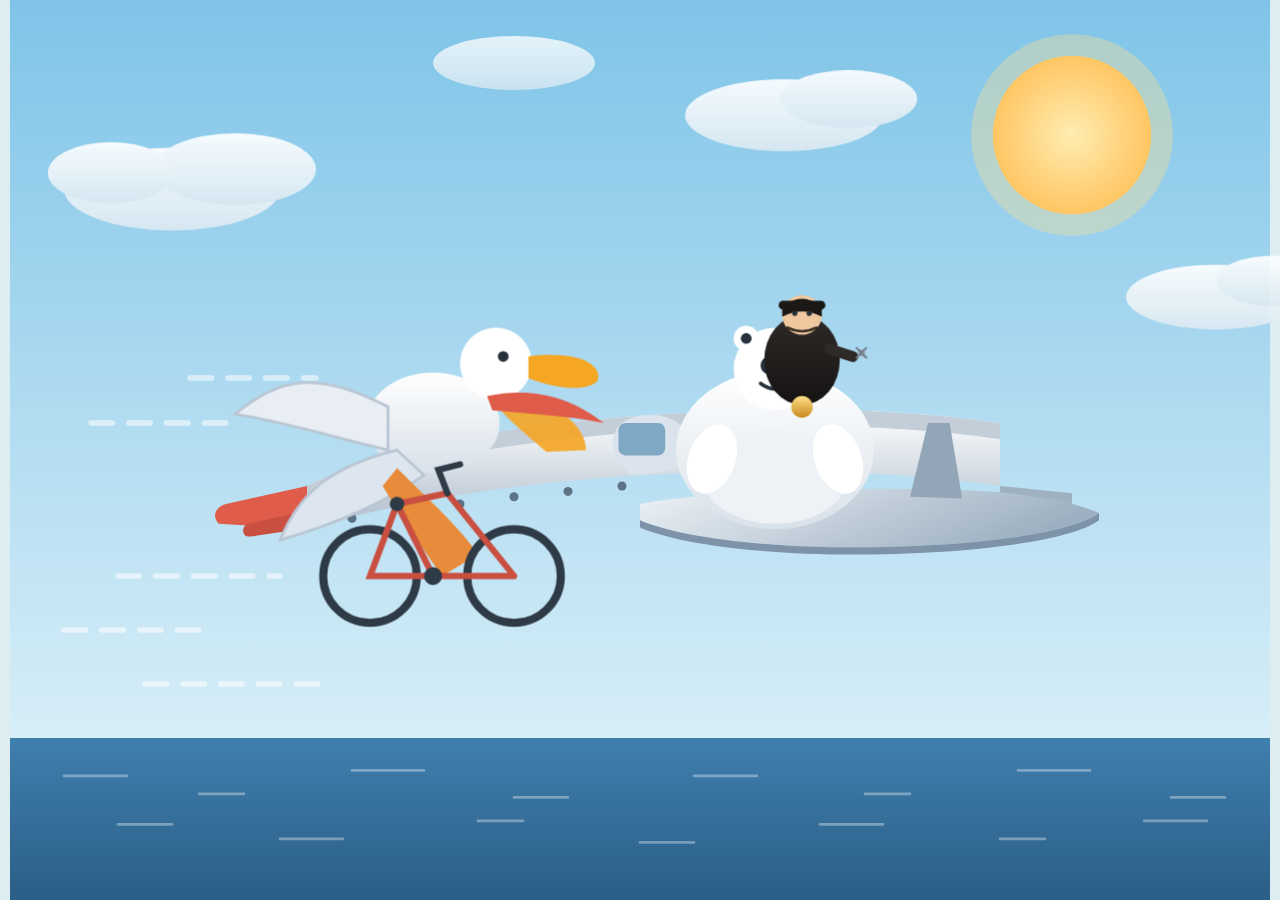
<file: union-alpha/union/index.html>
<!DOCTYPE html>
<html lang="zh-CN">
<head>
<meta charset="UTF-8">
<meta name="viewport" content="width=device-width, initial-scale=1.0">
<title>鹈鹕骑行·孙悟空大飞机·北极熊打螺丝</title>
<style>
html,body{margin:0;padding:0;background:#dceef2;}
.stage{width:100vw;height:100vh;display:flex;align-items:center;justify-content:center;}
svg{width:100%;height:100%;display:block;}
</style>
</head>
<body>
<div class="stage">
<svg xmlns="http://www.w3.org/2000/svg" viewBox="0 0 1400 1000" role="img" aria-label="鹈鹕骑自行车在孙悟空开的飞机机翼上，翅膀托着北极熊，秦始皇骑在熊背打螺丝">
<defs>
<linearGradient id="g-sky" x1="0" y1="0" x2="0" y2="1">
<stop offset="0" stop-color="#7fc4e8"/><stop offset="1" stop-color="#eaf7fb"/>
</linearGradient>
<linearGradient id="g-sea" x1="0" y1="0" x2="0" y2="1">
<stop offset="0" stop-color="#3f7fae"/><stop offset="1" stop-color="#2b5e86"/>
</linearGradient>
<linearGradient id="g-fus" x1="0" y1="0" x2="0" y2="1">
<stop offset="0" stop-color="#ffffff"/><stop offset="1" stop-color="#aebccb"/>
</linearGradient>
<linearGradient id="g-wing" x1="0" y1="0" x2="1" y2="0.3">
<stop offset="0" stop-color="#eef3f7"/><stop offset="1" stop-color="#9db0c1"/>
</linearGradient>
<radialGradient id="g-sun" cx="0.5" cy="0.5" r="0.5">
<stop offset="0" stop-color="#fff3c4"/><stop offset="1" stop-color="#ffb84d"/>
</radialGradient>
<linearGradient id="g-cloud" x1="0" y1="0" x2="0" y2="1">
<stop offset="0" stop-color="#ffffff"/><stop offset="1" stop-color="#dceaf2"/>
</linearGradient>
<linearGradient id="g-gold" x1="0" y1="0" x2="0" y2="1">
<stop offset="0" stop-color="#ffe08a"/><stop offset="1" stop-color="#c98a1e"/>
</linearGradient>
<linearGradient id="g-fur" x1="0" y1="0" x2="0" y2="1">
<stop offset="0" stop-color="#ffffff"/><stop offset="1" stop-color="#d9e1ea"/>
</linearGradient>
<linearGradient id="g-robe" x1="0" y1="0" x2="0" y2="1">
<stop offset="0" stop-color="#2e2a28"/><stop offset="1" stop-color="#151312"/>
</linearGradient>
</defs>
<style>
@keyframes planeBob{0%,100%{transform:translate(0,0)}50%{transform:translate(0,-12px)}}
@keyframes wheelSpin{to{transform:rotate(360deg)}}
@keyframes wingFlap{0%,100%{transform:rotate(0deg)}50%{transform:rotate(-5deg)}}
@keyframes cloudDrift{from{transform:translateX(0)}to{transform:translateX(-1560px)}}
@keyframes screwTwist{0%,100%{transform:rotate(0deg)}50%{transform:rotate(180deg)}}
@keyframes armPump{0%,100%{transform:rotate(0deg)}50%{transform:rotate(7deg)}}
@keyframes dashFlow{to{stroke-dashoffset:-84}}
@keyframes scarfWave{0%,100%{transform:skewY(0deg)}50%{transform:skewY(7deg)}}
@keyframes bearBob{0%,100%{transform:translateY(0)}50%{transform:translateY(-4px)}}
#plane-bob{animation:planeBob 4.5s ease-in-out infinite}
#wheel-front,#wheel-rear{animation:wheelSpin 1.4s linear infinite;transform-box:fill-box;transform-origin:center}
#pelican-wings{animation:wingFlap 2.2s ease-in-out infinite;transform-box:fill-box;transform-origin:50% 15%}
.cloud-move{animation:cloudDrift 26s linear infinite}
#screw-bit{animation:screwTwist .5s linear infinite;transform-box:fill-box;transform-origin:center}
#qin-arm{animation:armPump .8s ease-in-out infinite;transform-box:fill-box;transform-origin:80% 10%}
#speed-lines{stroke-dasharray:24 18;animation:dashFlow .7s linear infinite}
#scarf{animation:scarfWave 1.7s ease-in-out infinite;transform-box:fill-box;transform-origin:left center}
#bear-head{animation:bearBob 3s ease-in-out infinite;transform-box:fill-box;transform-origin:center bottom}
</style>
<g id="scene-sky">
<rect width="1400" height="1000" fill="url(#g-sky)"/>
<circle cx="1180" cy="150" r="88" fill="url(#g-sun)"/>
<circle cx="1180" cy="150" r="112" fill="#ffdf8e" opacity="0.35"/>
<g class="cloud-move" opacity="0.92">
<g>
<ellipse cx="180" cy="210" rx="120" ry="46" fill="url(#g-cloud)"/>
<ellipse cx="250" cy="188" rx="90" ry="40" fill="url(#g-cloud)"/>
<ellipse cx="112" cy="192" rx="70" ry="34" fill="url(#g-cloud)"/>
</g>
<g>
<ellipse cx="860" cy="128" rx="110" ry="40" fill="url(#g-cloud)"/>
<ellipse cx="932" cy="110" rx="76" ry="32" fill="url(#g-cloud)"/>
</g>
<g>
<ellipse cx="1340" cy="330" rx="100" ry="36" fill="url(#g-cloud)"/>
<ellipse cx="1404" cy="312" rx="64" ry="28" fill="url(#g-cloud)"/>
</g>
<g>
<ellipse cx="560" cy="70" rx="90" ry="30" fill="url(#g-cloud)" opacity="0.85"/>
</g>
<g>
<ellipse cx="1720" cy="210" rx="120" ry="46" fill="url(#g-cloud)"/>
<ellipse cx="1790" cy="188" rx="90" ry="40" fill="url(#g-cloud)"/>
<ellipse cx="1652" cy="192" rx="70" ry="34" fill="url(#g-cloud)"/>
</g>
<g>
<ellipse cx="2400" cy="128" rx="110" ry="40" fill="url(#g-cloud)"/>
<ellipse cx="2472" cy="110" rx="76" ry="32" fill="url(#g-cloud)"/>
</g>
</g>
<rect y="820" width="1400" height="180" fill="url(#g-sea)"/>
<g stroke="#ffffff" stroke-width="3" opacity="0.35" stroke-linecap="round" fill="none">
<path d="M60 862h70M210 882h50M380 856h80M560 886h60M760 862h70M950 882h50M1120 856h80M1290 886h60"/>
<path d="M120 916h60M300 932h70M520 912h50M700 936h60M900 916h70M1100 932h50M1260 912h70"/>
</g>
</g>
<g id="airplane">
<g id="plane-bob">
<path d="M330 588 C420 560 560 536 700 528 C840 520 980 522 1100 540 L1100 470 C980 452 840 452 700 462 C560 472 420 496 330 540 Z" fill="url(#g-fus)"/>
<path d="M330 540 C420 496 560 472 700 462 C840 452 980 452 1100 470 L1100 488 C980 470 840 470 700 480 C560 490 420 514 330 556 Z" fill="#c3ced9"/>
<path d="M690 528 C660 500 664 468 700 462 C736 456 764 478 758 510 C754 520 720 526 690 528 Z" fill="#dbe4ec"/>
<rect x="676" y="470" width="52" height="36" rx="8" fill="#7fa8c4"/>
<path d="M330 540 L240 560 C228 563 224 574 232 582 L330 588 Z" fill="#e05c4a"/>
<path d="M336 586 L268 596 C258 598 256 586 264 582 L336 566 Z" fill="#c94f40"/>
<path d="M1100 540 L1180 548 L1180 560 L1100 556 Z" fill="#9fb0c0"/>
<circle cx="380" cy="576" r="5" fill="#5d7285"/>
<circle cx="440" cy="568" r="5" fill="#5d7285"/>
<circle cx="500" cy="560" r="5" fill="#5d7285"/>
<circle cx="560" cy="552" r="5" fill="#5d7285"/>
<circle cx="620" cy="546" r="5" fill="#5d7285"/>
<circle cx="680" cy="540" r="5" fill="#5d7285"/>
<g id="wing">
<path d="M700 560 C760 548 900 540 1040 544 C1120 546 1180 556 1210 570 C1180 592 1080 606 960 608 C840 610 740 596 700 578 Z" fill="url(#g-wing)"/>
<path d="M700 578 C740 596 840 610 960 608 C1080 606 1180 592 1210 570 L1210 578 C1180 600 1080 614 960 616 C840 618 740 604 700 586 Z" fill="#7e93a8"/>
<path d="M1000 552 L1020 470 L1044 470 L1058 554 Z" fill="#93a6b8"/>
</g>
</g>
</g>
<g id="speed-lines" stroke="#ffffff" stroke-width="6" opacity="0.55" fill="none" stroke-linecap="round">
<path d="M120 640 h180 M60 700 h150 M150 760 h200 M90 470 h160 M200 420 h140"/>
</g>
<g id="pelican">
<ellipse cx="470" cy="470" rx="74" ry="56" fill="url(#g-fur)"/>
<circle cx="540" cy="404" r="40" fill="#ffffff"/>
<path d="M576 396 C640 388 660 410 652 424 C636 438 596 428 576 420 Z" fill="#f5a623"/>
<circle cx="548" cy="396" r="6" fill="#26313c"/>
<path d="M560 436 C600 444 640 470 640 500 L596 502 C570 480 548 462 540 448 Z" fill="#f5a623" opacity="0.9"/>
<g id="pelican-wings">
<path d="M420 452 C340 410 300 420 250 460 C310 470 360 486 420 500 Z" fill="#e9eef4" stroke="#b9c6d3" stroke-width="3"/>
<path d="M430 500 C350 520 320 552 300 600 C370 580 420 556 460 528 Z" fill="#dde6ef" stroke="#b9c6d3" stroke-width="3"/>
</g>
<path d="M430 520 C470 560 500 586 520 616 L480 640 C452 600 430 566 414 540 Z" fill="#e88b3a"/>
<g id="scarf">
<path d="M530 440 C580 430 620 440 660 470 C620 462 580 460 536 456 Z" fill="#e05c4a"/>
</g>
<g id="bicycle">
<circle id="wheel-rear" cx="400" cy="640" r="52" fill="none" stroke="#2e3a46" stroke-width="9"/>
<circle id="wheel-front" cx="560" cy="640" r="52" fill="none" stroke="#2e3a46" stroke-width="9"/>
<path d="M400 640 L470 640 L430 560 Z M560 640 L470 640 L430 560 M430 560 L486 548 M486 548 L560 640" fill="none" stroke="#c94f40" stroke-width="7" stroke-linecap="round"/>
<path d="M486 548 L476 522 L500 516" fill="none" stroke="#2e3a46" stroke-width="7" stroke-linecap="round"/>
<circle cx="470" cy="640" r="10" fill="#2e3a46"/>
<circle cx="430" cy="560" r="8" fill="#2e3a46"/>
</g>
</g>
<g id="bear" transform="translate(760 380)">
<g id="bear-body">
<ellipse cx="90" cy="120" rx="110" ry="88" fill="url(#g-fur)"/>
<ellipse cx="90" cy="150" rx="80" ry="52" fill="#eef2f7"/>
<ellipse cx="20" cy="130" rx="26" ry="40" fill="#ffffff" transform="rotate(20 20 130)"/>
<ellipse cx="160" cy="130" rx="26" ry="40" fill="#ffffff" transform="rotate(-20 160 130)"/>
</g>
<g id="bear-head">
<circle cx="90" cy="30" r="46" fill="#ffffff"/>
<circle cx="58" cy="-4" r="14" fill="#ffffff"/>
<circle cx="122" cy="-4" r="14" fill="#ffffff"/>
<circle cx="58" cy="-4" r="6" fill="#26313c"/>
<circle cx="122" cy="-4" r="6" fill="#26313c"/>
<ellipse cx="90" cy="26" rx="16" ry="12" fill="#26313c"/>
<path d="M74 46 Q90 58 106 46" fill="none" stroke="#26313c" stroke-width="4" stroke-linecap="round"/>
</g>
<g id="qin" transform="translate(60 -40)">
<ellipse cx="60" cy="60" rx="42" ry="50" fill="url(#g-robe)"/>
<circle cx="60" cy="10" r="22" fill="#f0c8a0"/>
<path d="M38 2 Q60 -18 82 2 L82 12 Q60 0 38 12 Z" fill="#1b1815"/>
<rect x="34" y="-6" width="52" height="10" rx="5" fill="#1b1815"/>
<circle cx="52" cy="8" r="3" fill="#26313c"/>
<circle cx="68" cy="8" r="3" fill="#26313c"/>
<path d="M44 24 Q60 32 76 24" fill="none" stroke="#3a2e24" stroke-width="3" stroke-linecap="round"/>
<g id="qin-arm">
<rect x="86" y="40" width="40" height="12" rx="6" fill="#2e2a28" transform="rotate(18 86 40)"/>
<g id="screw-bit" transform="translate(126 52)">
<rect x="-4" y="-4" width="8" height="8" fill="#9aa7b4"/>
<path d="M-6 -6 L6 6 M-6 6 L6 -6" stroke="#6d7a88" stroke-width="2"/>
</g>
</g>
<circle cx="60" cy="112" r="12" fill="url(#g-gold)"/>
</g>
</g>
</svg>

</div>
</body>
</html>
</file>
<file: mimo-x-pro-preview/bike-pelican/styles.css>
/* 鹈鹕骑行 — 扁平海岸插画 */

:root {
  --sky-day: #7EC8E3;
  --sky-sunset: #F4A261;
  --sky-night: #1B2A4A;
  --sea: #3A7CA5;
  --sea-deep: #2E6B94;
  --sand: #F5E6C8;
  --paper: #FFF8F0;
  --coral: #E85D4C;
  --beak: #F4A261;
  --ink: #1A2A3A;
  --muted: #5D6D7E;
  --sun: #F4D35E;
  --grass: #6BAF6B;
  --panel: rgba(255, 248, 240, 0.92);
  --ride-duration: 1.2s;
  --wheel-duration: 0.9s;
  --road-duration: 1.6s;
  --cloud-duration: 28s;
  --font-display: "Avenir Next", "Trebuchet MS", "PingFang SC", "Microsoft YaHei", system-ui, sans-serif;
  --font-body: "PingFang SC", "Microsoft YaHei", system-ui, sans-serif;
}

* {
  box-sizing: border-box;
}

html,
body {
  margin: 0;
  min-height: 100%;
  background: #0f1720;
  color: var(--ink);
  font-family: var(--font-body);
  overflow-x: hidden;
}

button,
input {
  font: inherit;
}

.app {
  min-height: 100vh;
  display: grid;
  grid-template-rows: auto 1fr auto auto;
  background: var(--paper);
  overflow: hidden;
  max-width: 100vw;
  overflow-x: clip;
}

/* ── 顶栏 ─────────────────────────────── */

.topbar {
  display: flex;
  align-items: center;
  justify-content: space-between;
  gap: 1rem;
  padding: 0.9rem 1.25rem;
  background: var(--panel);
  border-bottom: 1px solid rgba(26, 42, 58, 0.08);
  position: relative;
  z-index: 10;
}

.brand {
  display: flex;
  align-items: center;
  gap: 0.75rem;
  min-width: 0;
}

.brand-mark {
  width: 42px;
  height: 42px;
  border-radius: 14px;
  background:
    radial-gradient(circle at 30% 30%, #fff 0 18%, transparent 19%),
    linear-gradient(135deg, var(--sky-day), var(--sea));
  border: 3px solid var(--ink);
  flex-shrink: 0;
}

.brand h1 {
  margin: 0;
  font-family: var(--font-display);
  font-size: 1.25rem;
  font-weight: 700;
  letter-spacing: 0.02em;
  line-height: 1.2;
}

.brand p {
  margin: 0.15rem 0 0;
  font-size: 0.78rem;
  color: var(--muted);
}

.topbar-actions {
  display: flex;
  gap: 0.5rem;
  flex-shrink: 0;
}

.btn {
  display: inline-flex;
  align-items: center;
  gap: 0.4rem;
  min-height: 44px;
  padding: 0.5rem 0.9rem;
  border-radius: 999px;
  border: 2.5px solid var(--ink);
  background: #fff;
  color: var(--ink);
  cursor: pointer;
  transition: transform 0.15s ease, background 0.15s ease, box-shadow 0.15s ease;
  box-shadow: 0 2px 0 rgba(26, 42, 58, 0.15);
}

.btn:hover {
  background: #FFF3E0;
  transform: translateY(-1px);
}

.btn:active {
  transform: translateY(1px);
  box-shadow: none;
}

.btn:focus-visible {
  outline: 3px solid var(--sea);
  outline-offset: 2px;
}

.btn-icon {
  font-size: 1rem;
  line-height: 1;
}

/* ── 舞台 ─────────────────────────────── */

.stage {
  position: relative;
  min-height: 420px;
  overflow: hidden;
  background: linear-gradient(180deg, var(--sky-day) 0%, #B8E0F0 55%, var(--sand) 55%);
  transition: background 0.8s ease;
}

.app[data-theme="sunset"] .stage {
  background: linear-gradient(180deg, #F4A261 0%, #E8A87C 40%, #C38D9E 55%, var(--sand) 55%);
}

.app[data-theme="night"] .stage {
  background: linear-gradient(180deg, #0F1C33 0%, #1B2A4A 45%, #2A3F5F 55%, #3D4F3A 55%);
}

.layer {
  position: absolute;
  inset: 0;
  pointer-events: none;
}

/* 太阳 / 月亮 */
.sun {
  position: absolute;
  top: 8%;
  right: 12%;
  width: 72px;
  height: 72px;
  border-radius: 50%;
  background: radial-gradient(circle at 35% 35%, #fff6c8, var(--sun) 55%, #f0b429);
  box-shadow: 0 0 40px rgba(244, 211, 94, 0.55);
  transition: background 0.8s ease, box-shadow 0.8s ease, transform 0.8s ease;
}

.app[data-theme="sunset"] .sun {
  top: 28%;
  background: radial-gradient(circle at 35% 35%, #ffe0a3, #E76F51 60%, #9B2226);
  box-shadow: 0 0 50px rgba(231, 111, 81, 0.5);
  transform: scale(1.15);
}

.app[data-theme="night"] .sun {
  top: 10%;
  right: 14%;
  width: 52px;
  height: 52px;
  background: radial-gradient(circle at 35% 35%, #f5f5f5, #d6d6d6 60%, #bdbdbd);
  box-shadow: 0 0 30px rgba(220, 220, 220, 0.35);
  transform: scale(0.9);
}

.app[data-theme="night"] .sun::after {
  content: "";
  position: absolute;
  top: 8px;
  left: 10px;
  width: 40px;
  height: 40px;
  border-radius: 50%;
  background: var(--sky-night);
}

/* 云 */
.cloud {
  position: absolute;
  background: rgba(255, 255, 255, 0.92);
  border-radius: 40px;
  animation: cloud-drift var(--cloud-duration) linear infinite;
}

.app[data-theme="night"] .cloud {
  background: rgba(180, 200, 230, 0.18);
}

.cloud::before,
.cloud::after {
  content: "";
  position: absolute;
  background: inherit;
  border-radius: 50%;
}

.cloud-a {
  top: 12%;
  left: -120px;
  width: 110px;
  height: 36px;
  animation-duration: 32s;
}
.cloud-a::before { width: 48px; height: 48px; top: -22px; left: 18px; }
.cloud-a::after  { width: 36px; height: 36px; top: -14px; left: 52px; }

.cloud-b {
  top: 22%;
  left: -180px;
  width: 150px;
  height: 42px;
  animation-duration: 40s;
  animation-delay: -12s;
  opacity: 0.85;
}
.cloud-b::before { width: 60px; height: 60px; top: -28px; left: 28px; }
.cloud-b::after  { width: 44px; height: 44px; top: -18px; left: 78px; }

.cloud-c {
  top: 8%;
  left: -100px;
  width: 80px;
  height: 28px;
  animation-duration: 24s;
  animation-delay: -6s;
  opacity: 0.7;
}
.cloud-c::before { width: 36px; height: 36px; top: -16px; left: 14px; }
.cloud-c::after  { width: 28px; height: 28px; top: -10px; left: 40px; }

@keyframes cloud-drift {
  from { transform: translateX(0); }
  to   { transform: translateX(calc(100vw + 280px)); }
}

/* 海面 */
.sea {
  top: 48%;
  height: 18%;
  background: linear-gradient(180deg, var(--sea) 0%, var(--sea-deep) 100%);
  opacity: 0.9;
}

.app[data-theme="night"] .sea {
  background: linear-gradient(180deg, #1a3a55 0%, #0f2740 100%);
}

.wave {
  position: absolute;
  left: -20%;
  width: 140%;
  height: 18px;
  background-repeat: repeat-x;
  background-size: 80px 18px;
  opacity: 0.35;
  animation: wave-slide 3.5s linear infinite;
}

.wave-1 {
  top: 20%;
  background-image: radial-gradient(ellipse 30px 10px at 40px 10px, #fff 0 55%, transparent 56%);
}

.wave-2 {
  top: 55%;
  animation-duration: 5s;
  animation-direction: reverse;
  background-image: radial-gradient(ellipse 24px 8px at 40px 8px, #fff 0 55%, transparent 56%);
  opacity: 0.22;
}

@keyframes wave-slide {
  from { transform: translateX(0); }
  to   { transform: translateX(80px); }
}

/* 中景：山丘 + 棕榈 */
.midground {
  top: 42%;
  bottom: 18%;
}

.hill {
  position: absolute;
  left: 5%;
  bottom: 0;
  width: 42%;
  height: 55%;
  background: #8FBC8F;
  border-radius: 50% 50% 0 0;
  opacity: 0.45;
  animation: hill-drift calc(var(--road-duration) * 4) linear infinite;
}

.app[data-theme="night"] .hill {
  background: #2d4a3a;
  opacity: 0.7;
}

@keyframes hill-drift {
  from { transform: translateX(0); }
  to   { transform: translateX(-35vw); }
}

.palm {
  position: absolute;
  bottom: 5%;
  width: 8px;
  height: 90px;
  background: #8B5A2B;
  border-radius: 4px;
  animation: palm-drift calc(var(--road-duration) * 3.2) linear infinite;
}

.palm::before {
  content: "";
  position: absolute;
  top: -18px;
  left: 50%;
  width: 70px;
  height: 40px;
  transform: translateX(-50%);
  background:
    radial-gradient(ellipse 22px 14px at 18px 22px, var(--grass) 0 70%, transparent 71%),
    radial-gradient(ellipse 22px 14px at 52px 22px, var(--grass) 0 70%, transparent 71%),
    radial-gradient(ellipse 18px 12px at 35px 8px, #7BC47B 0 70%, transparent 71%);
}

.palm-1 { left: 72%; }
.palm-2 { left: 110%; animation-delay: -4s; height: 110px; }

@keyframes palm-drift {
  from { transform: translateX(0); }
  to   { transform: translateX(-130vw); }
}

/* 公路 */
.road {
  top: auto;
  bottom: 0;
  height: 22%;
  overflow: hidden;
}

.road-surface {
  position: absolute;
  inset: 0;
  background: linear-gradient(180deg, #4A5568 0%, #2D3748 100%);
  border-top: 6px solid #718096;
}

.app[data-theme="night"] .road-surface {
  background: linear-gradient(180deg, #1a1f2a 0%, #0d1117 100%);
  border-top-color: #2d3748;
}

.road-lines {
  position: absolute;
  top: 48%;
  left: 0;
  width: 200%;
  height: 10px;
  background: repeating-linear-gradient(
    90deg,
    var(--sun) 0 48px,
    transparent 48px 100px
  );
  animation: road-scroll var(--road-duration) linear infinite;
}

@keyframes road-scroll {
  from { transform: translateX(0); }
  to   { transform: translateX(-100px); }
}

/* 前景草 */
.foreground {
  top: auto;
  bottom: 18%;
  height: 40px;
  overflow: hidden;
}

.tuft {
  position: absolute;
  bottom: 0;
  width: 28px;
  height: 22px;
  background:
    radial-gradient(ellipse 8px 18px at 8px 10px, var(--grass) 0 70%, transparent 71%),
    radial-gradient(ellipse 7px 16px at 18px 8px, #7BC47B 0 70%, transparent 71%);
  animation: palm-drift calc(var(--road-duration) * 1.4) linear infinite;
}

.t1 { left: 30%; }
.t2 { left: 58%; animation-delay: -2s; }
.t3 { left: 85%; animation-delay: -5s; }

/* ── 骑行主体 ─────────────────────────── */

.rider-wrap {
  position: absolute;
  left: 50%;
  bottom: 10%;
  width: min(720px, 92vw);
  transform: translateX(-50%);
  z-index: 5;
  animation: body-bob var(--ride-duration) ease-in-out infinite;
  filter: drop-shadow(0 8px 0 rgba(26, 42, 58, 0.08));
}

.rider {
  display: block;
  width: 100%;
  height: auto;
  overflow: visible;
}

@keyframes body-bob {
  0%, 100% { transform: translateX(-50%) translateY(0); }
  50%      { transform: translateX(-50%) translateY(-6px); }
}

/* 车轮旋转 — 以轮心为轴 */
.wheel .spokes {
  animation: spin var(--wheel-duration) linear infinite;
  transform-box: view-box;
}

.wheel-rear .spokes {
  transform-origin: 250px 360px;
}

.wheel-front .spokes {
  transform-origin: 520px 360px;
}

@keyframes spin {
  to { transform: rotate(360deg); }
}

/* 曲柄 + 腿 — 以中轴为轴 */
.crank,
.leg-near,
.leg-far {
  transform-box: view-box;
  transform-origin: 340px 360px;
  animation: pedal var(--ride-duration) linear infinite;
}

.leg-far {
  animation-delay: calc(var(--ride-duration) / -2);
  opacity: 0.85;
}

@keyframes pedal {
  from { transform: rotate(0deg); }
  to   { transform: rotate(360deg); }
}

/* 围巾飘动 */
.scarf-tail {
  transform-origin: 330px 190px;
  animation: scarf-wave calc(var(--ride-duration) * 1.1) ease-in-out infinite;
}

@keyframes scarf-wave {
  0%, 100% { transform: rotate(-4deg); }
  50%      { transform: rotate(8deg); }
}

/* 喉囊微鼓 */
.pouch {
  transform-origin: 360px 145px;
  animation: pouch-sway calc(var(--ride-duration) * 2) ease-in-out infinite;
}

@keyframes pouch-sway {
  0%, 100% { transform: scaleY(1); }
  50%      { transform: scaleY(1.08); }
}

/* 筐里的鱼 */
.basket-fish {
  animation: fish-hop 3.2s ease-in-out infinite;
  transform-origin: 530px 270px;
}

@keyframes fish-hop {
  0%, 70%, 100% { transform: translateY(0) rotate(0deg); }
  78%           { transform: translateY(-16px) rotate(-12deg); }
  86%           { transform: translateY(0) rotate(4deg); }
}

/* 铃铛 */
.bell-rings.ringing {
  animation: bell-pop 0.7s ease-out;
}

@keyframes bell-pop {
  0%   { opacity: 0; transform: scale(0.6); }
  30%  { opacity: 1; transform: scale(1); }
  100% { opacity: 0; transform: scale(1.6); }
}

.rider-wrap.ringing {
  animation: body-bob var(--ride-duration) ease-in-out infinite, ring-shake 0.35s ease;
}

@keyframes ring-shake {
  0%, 100% { filter: drop-shadow(0 8px 0 rgba(26, 42, 58, 0.08)); }
  25%      { filter: drop-shadow(0 8px 0 rgba(244, 211, 94, 0.5)); }
}

/* 音符 */
.notes {
  position: absolute;
  left: 58%;
  top: 28%;
  z-index: 6;
  pointer-events: none;
}

.note {
  position: absolute;
  font-size: 1.4rem;
  color: var(--sun);
  text-shadow: 0 1px 0 var(--ink);
  animation: note-float 1.2s ease-out forwards;
}

@keyframes note-float {
  from { opacity: 1; transform: translate(0, 0) scale(1); }
  to   { opacity: 0; transform: translate(var(--nx, 20px), var(--ny, -60px)) scale(1.3); }
}

/* ── 控制面板 ─────────────────────────── */

.panel {
  display: grid;
  grid-template-columns: 1.4fr 1fr;
  gap: 1.25rem;
  padding: 1.1rem 1.25rem 1rem;
  background: var(--panel);
  border-top: 1px solid rgba(26, 42, 58, 0.08);
  position: relative;
  z-index: 10;
}

.panel-main {
  min-width: 0;
}

.slider-label {
  display: flex;
  justify-content: space-between;
  align-items: baseline;
  gap: 1rem;
  margin-bottom: 0.55rem;
}

.slider-title {
  font-family: var(--font-display);
  font-weight: 700;
  font-size: 0.95rem;
}

.slider-value {
  font-size: 0.9rem;
  color: var(--muted);
  font-variant-numeric: tabular-nums;
}

.slider-value strong {
  color: var(--coral);
  font-size: 1.15rem;
  font-family: var(--font-display);
}

.speed-range {
  -webkit-appearance: none;
  appearance: none;
  width: 100%;
  height: 12px;
  border-radius: 999px;
  background: linear-gradient(90deg, var(--sky-day), var(--coral));
  border: 2px solid var(--ink);
  outline: none;
  cursor: pointer;
}

.speed-range::-webkit-slider-thumb {
  -webkit-appearance: none;
  appearance: none;
  width: 28px;
  height: 28px;
  border-radius: 50%;
  background: #fff;
  border: 3px solid var(--ink);
  box-shadow: 0 2px 0 rgba(26, 42, 58, 0.2);
  cursor: grab;
}

.speed-range::-moz-range-thumb {
  width: 24px;
  height: 24px;
  border-radius: 50%;
  background: #fff;
  border: 3px solid var(--ink);
  cursor: grab;
}

.speed-range:focus-visible {
  outline: 3px solid var(--sea);
  outline-offset: 3px;
}

.speed-marks {
  display: flex;
  justify-content: space-between;
  margin-top: 0.4rem;
  font-size: 0.72rem;
  color: var(--muted);
  letter-spacing: 0.04em;
}

.stats {
  display: grid;
  grid-template-columns: repeat(3, 1fr);
  gap: 0.6rem;
  align-content: center;
}

.stat {
  background: #fff;
  border: 2px solid rgba(26, 42, 58, 0.12);
  border-radius: 14px;
  padding: 0.55rem 0.65rem;
  min-width: 0;
}

.stat-label {
  display: block;
  font-size: 0.7rem;
  color: var(--muted);
  margin-bottom: 0.2rem;
  letter-spacing: 0.06em;
}

.stat-value {
  display: block;
  font-family: var(--font-display);
  font-weight: 700;
  font-size: 0.95rem;
  white-space: nowrap;
  overflow: hidden;
  text-overflow: ellipsis;
  font-variant-numeric: tabular-nums;
}

.stat-value small {
  font-weight: 500;
  color: var(--muted);
  font-size: 0.75rem;
}

/* ── 页脚 ─────────────────────────────── */

.footer {
  padding: 0.65rem 1.25rem 0.9rem;
  text-align: center;
  font-size: 0.78rem;
  color: var(--muted);
  background: var(--panel);
  border-top: 1px solid rgba(26, 42, 58, 0.06);
}

.footer p {
  margin: 0;
}

/* ── 静止状态 ─────────────────────────── */

.app.is-idle .rider-wrap,
.app.is-idle .wheel .spokes,
.app.is-idle .crank,
.app.is-idle .leg-near,
.app.is-idle .leg-far,
.app.is-idle .scarf-tail,
.app.is-idle .pouch,
.app.is-idle .road-lines,
.app.is-idle .palm,
.app.is-idle .hill,
.app.is-idle .tuft,
.app.is-idle .wave,
.app.is-idle .basket-fish {
  animation-play-state: paused !important;
}

/* ── 响应式 ───────────────────────────── */

@media (max-width: 720px) {
  .topbar {
    flex-wrap: wrap;
    padding: 0.75rem 0.9rem;
  }

  .brand {
    flex: 1 1 auto;
    min-width: 0;
  }

  .brand h1 {
    font-size: 1.05rem;
  }

  .brand p {
    font-size: 0.7rem;
    white-space: nowrap;
    overflow: hidden;
    text-overflow: ellipsis;
  }

  .topbar-actions {
    flex: 0 0 auto;
  }

  .panel {
    grid-template-columns: 1fr;
    gap: 0.9rem;
    padding: 0.9rem;
  }

  .stats {
    grid-template-columns: repeat(3, minmax(0, 1fr));
    gap: 0.45rem;
  }

  .stat {
    padding: 0.45rem 0.5rem;
    border-radius: 12px;
  }

  .stat-value {
    font-size: 0.85rem;
  }

  .stage {
    min-height: 320px;
  }

  .sun {
    width: 52px;
    height: 52px;
  }

  .footer {
    padding: 0.55rem 0.9rem 0.75rem;
    font-size: 0.72rem;
  }
}

@media (max-width: 480px) {
  .topbar {
    flex-direction: column;
    align-items: stretch;
    gap: 0.65rem;
  }

  .topbar-actions {
    display: grid;
    grid-template-columns: 1fr 1fr;
    gap: 0.5rem;
  }

  .topbar-actions .btn {
    justify-content: center;
    min-height: 44px;
  }

  .brand p {
    white-space: normal;
  }

  .stats {
    grid-template-columns: repeat(3, minmax(0, 1fr));
  }

  .stat-value {
    font-size: 0.8rem;
  }

  .speed-marks {
    font-size: 0.68rem;
  }
}

/* ── 动效偏好 ─────────────────────────── */

@media (prefers-reduced-motion: reduce) {
  .cloud,
  .wave,
  .hill,
  .palm,
  .tuft,
  .road-lines,
  .rider-wrap,
  .wheel .spokes,
  .crank,
  .leg-near,
  .leg-far,
  .scarf-tail,
  .pouch,
  .basket-fish,
  .note {
    animation: none !important;
  }
}
</file>
<file: mimo-x-pro-preview/pelican-bike/style.css>
:root {
  --ink: #1f2a37;
  --card: rgba(255, 255, 255, 0.72);
  --accent: #ff7a45;
}

* {
  box-sizing: border-box;
  margin: 0;
  padding: 0;
}

html,
body {
  width: 100%;
  height: 100%;
  overflow: hidden;
  font-family: "PingFang SC", "Hiragino Sans GB", "Microsoft YaHei", system-ui, sans-serif;
  background: #87ceeb;
  color: var(--ink);
}

.scene {
  position: relative;
  width: 100%;
  height: 100%;
}

#stage {
  display: block;
  width: 100%;
  height: 100%;
  cursor: grab;
}

#stage:active {
  cursor: grabbing;
}

.hud {
  position: absolute;
  top: 20px;
  left: 24px;
  padding: 14px 18px;
  border-radius: 16px;
  background: var(--card);
  backdrop-filter: blur(10px);
  -webkit-backdrop-filter: blur(10px);
  box-shadow: 0 8px 28px rgba(31, 42, 55, 0.12);
  pointer-events: none;
  user-select: none;
}

.hud h1 {
  font-size: clamp(18px, 3vw, 28px);
  font-weight: 700;
  letter-spacing: 0.04em;
  line-height: 1.2;
}

.hud .sub {
  margin-top: 4px;
  font-size: 12px;
  opacity: 0.65;
  letter-spacing: 0.08em;
  text-transform: uppercase;
}

.controls {
  position: absolute;
  top: 20px;
  right: 24px;
  display: flex;
  gap: 10px;
}

.controls button {
  appearance: none;
  border: none;
  border-radius: 999px;
  padding: 10px 16px;
  font: inherit;
  font-size: 13px;
  font-weight: 600;
  color: var(--ink);
  background: var(--card);
  backdrop-filter: blur(10px);
  -webkit-backdrop-filter: blur(10px);
  box-shadow: 0 6px 20px rgba(31, 42, 55, 0.12);
  cursor: pointer;
  transition: transform 0.15s ease, background 0.15s ease;
}

.controls button:hover {
  transform: translateY(-1px);
  background: rgba(255, 255, 255, 0.9);
}

.controls button:active {
  transform: translateY(0) scale(0.98);
}

.tips {
  position: absolute;
  left: 50%;
  bottom: 18px;
  transform: translateX(-50%);
  padding: 8px 14px;
  border-radius: 999px;
  font-size: 12px;
  color: rgba(31, 42, 55, 0.7);
  background: rgba(255, 255, 255, 0.55);
  backdrop-filter: blur(8px);
  -webkit-backdrop-filter: blur(8px);
  pointer-events: none;
  user-select: none;
  white-space: nowrap;
}

@media (max-width: 640px) {
  .hud {
    top: 12px;
    left: 12px;
    padding: 10px 12px;
  }

  .controls {
    top: auto;
    bottom: 52px;
    right: 12px;
    flex-direction: column;
    align-items: flex-end;
  }

  .tips {
    bottom: 12px;
    font-size: 11px;
  }
}
</file>
